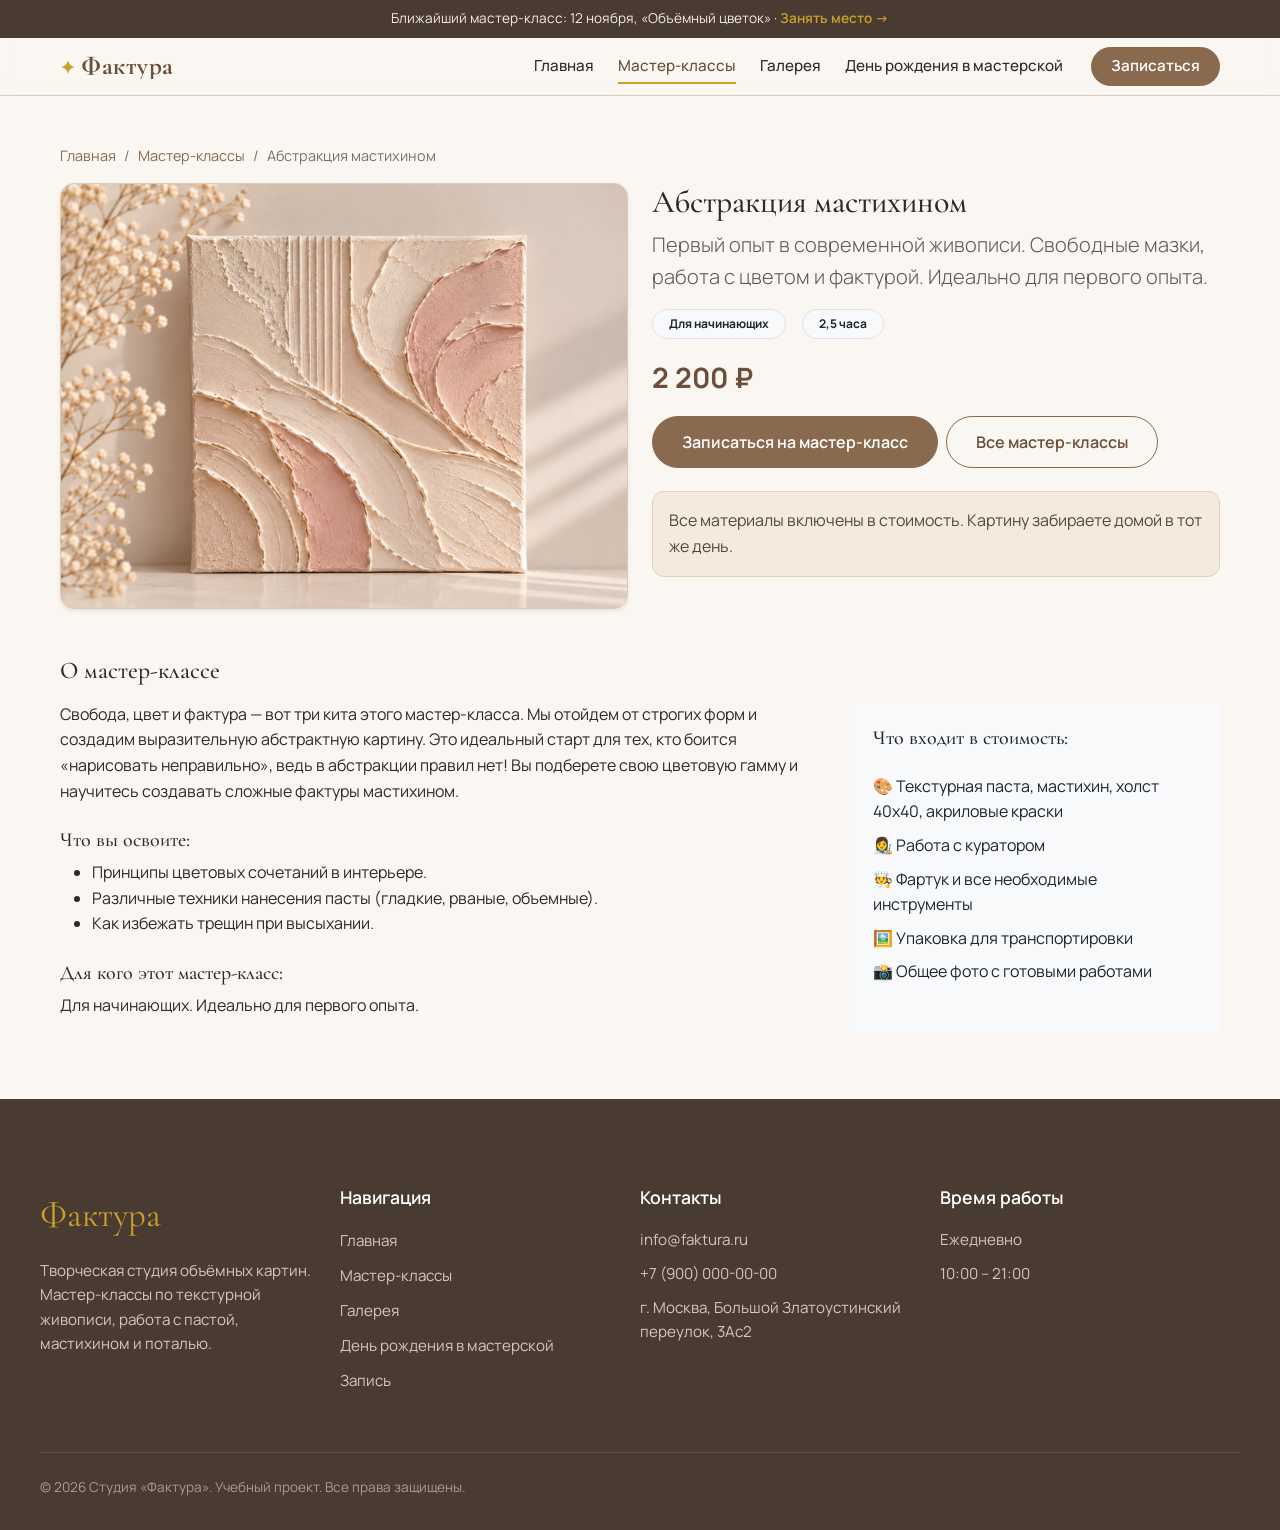
<file: abstract.html>
<!DOCTYPE html>
<html lang="ru">
<head>
  <meta charset="UTF-8">
  <meta name="viewport" content="width=device-width, initial-scale=1.0">
  <meta name="description" content="Мастер-класс «Абстракция мастихином» в студии «Фактура»: свободные мазки, работа с цветом и фактурой.">
  <title>Абстракция мастихином — Фактура</title>
  <link rel="preconnect" href="https://fonts.googleapis.com">
  <link rel="preconnect" href="https://fonts.gstatic.com" crossorigin>
  <link href="https://fonts.googleapis.com/css2?family=Cormorant+Garamond:wght@500;600;700&family=Manrope:wght@400;500;600;700&display=swap" rel="stylesheet">
  <link href="https://cdn.jsdelivr.net/npm/bootstrap@5.3.3/dist/css/bootstrap.min.css" rel="stylesheet">
  <link rel="stylesheet" href="css/custom.css">
  <script src="js/main.js" defer></script>
</head>
<body>

<header class="site-header">
  <div class="topbar">
    Ближайший мастер-класс: 12 ноября, «Объёмный цветок» ·
    <a href="order.html">Занять место →</a>
  </div>
  <nav class="navbar navbar-expand-lg" aria-label="Основная навигация">
    <div class="container">
      <a class="navbar-brand site-header__logo" href="index.html"><span class="site-header__star">✦</span>Фактура</a>
      <button class="navbar-toggler" type="button" data-bs-toggle="collapse" data-bs-target="#mainNavbar"
              aria-controls="mainNavbar" aria-expanded="false" aria-label="Переключить навигацию">
        <span class="navbar-toggler-icon"></span>
      </button>
      <div class="collapse navbar-collapse" id="mainNavbar">
        <ul class="navbar-nav ms-auto align-items-lg-center">
          <li class="nav-item"><a class="nav-link" href="index.html">Главная</a></li>
          <li class="nav-item"><a class="nav-link active" href="catalog.html">Мастер-классы</a></li>
          <li class="nav-item"><a class="nav-link" href="index.html#gallery">Галерея</a></li>
          <li class="nav-item"><a class="nav-link" href="product.html">День рождения в мастерской</a></li>
        </ul>
        <a class="btn btn-primary ms-lg-3 mt-3 mt-lg-0" href="order.html">Записаться</a>
      </div>
    </div>
  </nav>
</header>

<main class="container my-5">
  <nav aria-label="breadcrumb">
    <ol class="breadcrumb">
      <li class="breadcrumb-item"><a href="index.html">Главная</a></li>
      <li class="breadcrumb-item"><a href="catalog.html">Мастер-классы</a></li>
      <li class="breadcrumb-item active" aria-current="page">Абстракция мастихином</li>
    </ol>
  </nav>

  <div class="row g-4">
    <div class="col-12 col-lg-6">
      <div class="card product-photo shadow-sm">
        <img class="card-img-top" src="images/pic2.png" alt="Мастер-класс «Абстракция мастихином»">
      </div>
    </div>
    <div class="col-12 col-lg-6">
      <h1 class="h2">Абстракция мастихином</h1>
      <p class="lead text-muted">Первый опыт в современной живописи. Свободные мазки, работа с цветом и фактурой. Идеально для первого опыта.</p>
      <div class="d-flex gap-3 mb-3 flex-wrap">
        <span class="badge rounded-pill bg-light text-dark border p-2 px-3">Для начинающих</span>
        <span class="badge rounded-pill bg-light text-dark border p-2 px-3">2,5 часа</span>
      </div>
      <p class="fs-3 fw-bold product-price">2 200 ₽</p>
      <div class="d-flex flex-wrap gap-2 mb-4">
        <a href="order.html" class="btn btn-primary btn-lg">Записаться на мастер-класс</a>
        <a href="catalog.html" class="btn btn-outline-primary btn-lg">Все мастер-классы</a>
      </div>
      <div class="alert alert-info" role="alert">
        Все материалы включены в стоимость. Картину забираете домой в тот же день.
      </div>
    </div>
  </div>

  <section class="mt-5">
    <h2 class="h4 mb-3">О мастер-классе</h2>
    <div class="row">
      <div class="col-12 col-lg-8">
        <p>Свобода, цвет и фактура — вот три кита этого мастер-класса. Мы отойдем от строгих форм и создадим выразительную абстрактную картину. Это идеальный старт для тех, кто боится «нарисовать неправильно», ведь в абстракции правил нет! Вы подберете свою цветовую гамму и научитесь создавать сложные фактуры мастихином.</p>
        <h3 class="h5 mt-4">Что вы освоите:</h3>
        <ul>
          <li>Принципы цветовых сочетаний в интерьере.</li>
          <li>Различные техники нанесения пасты (гладкие, рваные, объемные).</li>
          <li>Как избежать трещин при высыхании.</li>
        </ul>
        <h3 class="h5 mt-4">Для кого этот мастер-класс:</h3>
        <p>Для начинающих. Идеально для первого опыта.</p>
      </div>
      <div class="col-12 col-lg-4">
        <div class="card bg-light border-0 p-4">
          <h3 class="h5">Что входит в стоимость:</h3>
          <ul class="list-unstyled mt-3">
            <li class="mb-2">🎨 Текстурная паста, мастихин, холст 40х40, акриловые краски</li>
            <li class="mb-2">👩‍🎨 Работа с куратором</li>
            <li class="mb-2">🧑‍🍳 Фартук и все необходимые инструменты</li>
            <li class="mb-2">🖼️ Упаковка для транспортировки</li>
            <li class="mb-2">📸 Общее фото с готовыми работами</li>
          </ul>
        </div>
      </div>
    </div>
  </section>
</main>

<footer class="site-footer">
    <div class="footer-container row gx-0 gy-4">
      <div class="footer-col col-12 col-md-6 col-lg-3 pe-lg-4">
        <a href="index.html" class="footer-logo">Фактура</a>
        <p class="footer-desc">Творческая студия объёмных картин. Мастер-классы по текстурной живописи, работа с пастой, мастихином и поталью.</p>
      </div>
      <div class="footer-col col-12 col-md-6 col-lg-3 pe-lg-4">
        <h4>Навигация</h4>
        <ul class="footer-list">
          <li><a href="index.html">Главная</a></li>
          <li><a href="catalog.html">Мастер-классы</a></li>
          <li><a href="index.html#gallery">Галерея</a></li>
          <li><a href="product.html">День рождения в мастерской</a></li>
          <li><a href="order.html">Запись</a></li>
        </ul>
      </div>
      <div class="footer-col col-12 col-md-6 col-lg-3 pe-lg-4">
        <h4>Контакты</h4>
        <div class="footer-contact-item"><a href="mailto:info@faktura.ru">info@faktura.ru</a></div>
        <div class="footer-contact-item"><a href="tel:+79000000000">+7 (900) 000-00-00</a></div>
        <div class="footer-contact-item">г. Москва, Большой Златоустинский переулок, 3Ас2</div>
      </div>
      <div class="footer-col col-12 col-md-6 col-lg-3 pe-lg-4">
        <h4>Время работы</h4>
        <div class="footer-contact-item">Ежедневно</div>
        <div class="footer-contact-item">10:00 – 21:00</div>
      </div>
    </div>
    <div class="footer-bottom">
      <p style="margin: 0;">&copy; 2026 Студия «Фактура». Учебный проект. Все права защищены.</p>
    </div>
</footer>

<button class="scroll-top" type="button" aria-label="Наверх">↑</button>
<script src="https://cdn.jsdelivr.net/npm/bootstrap@5.3.3/dist/js/bootstrap.bundle.min.js"></script>
<script src="js/scroll-top.js"></script>
</body>
</html>
</file>
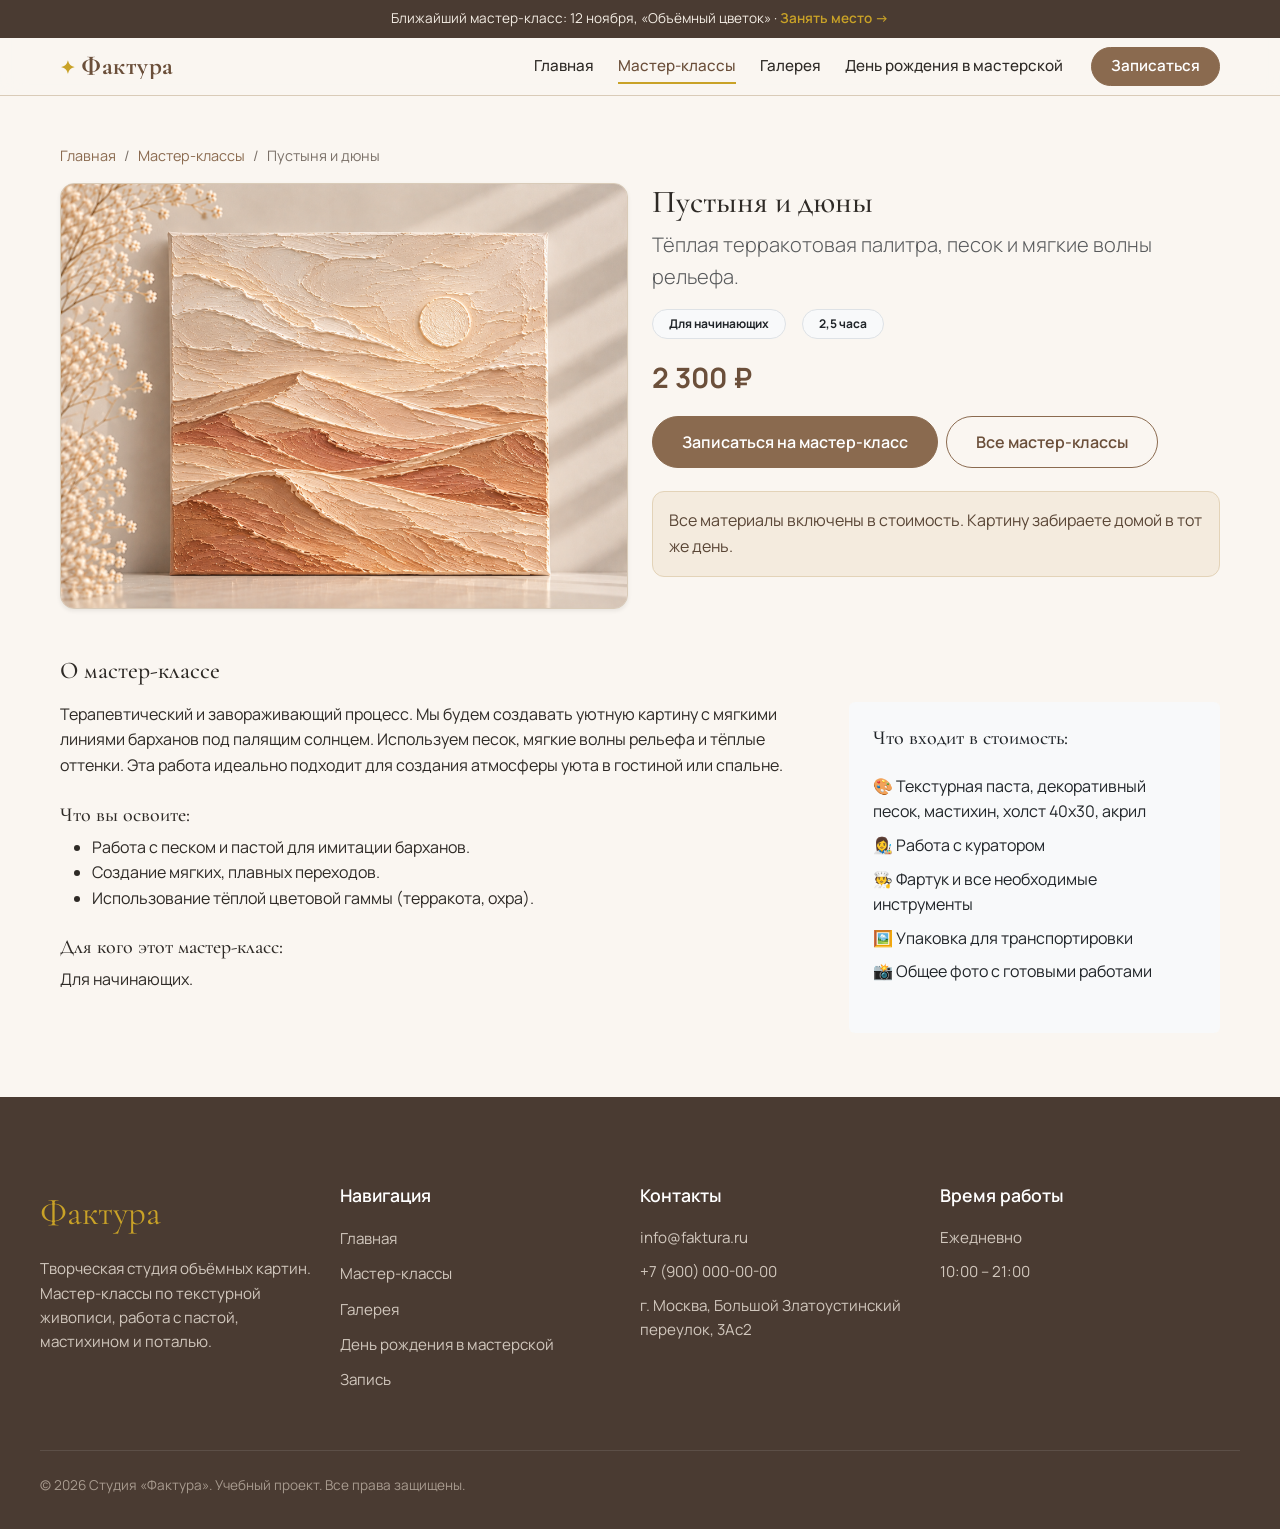
<file: desert.html>
<!DOCTYPE html>
<html lang="ru">
<head>
  <meta charset="UTF-8">
  <meta name="viewport" content="width=device-width, initial-scale=1.0">
  <meta name="description" content="Мастер-класс «Пустыня и дюны» в студии «Фактура»: тёплая терракотовая палитра, песок и мягкие волны рельефа.">
  <title>Пустыня и дюны — Фактура</title>
  <link rel="preconnect" href="https://fonts.googleapis.com">
  <link rel="preconnect" href="https://fonts.gstatic.com" crossorigin>
  <link href="https://fonts.googleapis.com/css2?family=Cormorant+Garamond:wght@500;600;700&family=Manrope:wght@400;500;600;700&display=swap" rel="stylesheet">
  <link href="https://cdn.jsdelivr.net/npm/bootstrap@5.3.3/dist/css/bootstrap.min.css" rel="stylesheet">
  <link rel="stylesheet" href="css/custom.css">
  <script src="js/main.js" defer></script>
</head>
<body>

<header class="site-header">
  <div class="topbar">
    Ближайший мастер-класс: 12 ноября, «Объёмный цветок» ·
    <a href="order.html">Занять место →</a>
  </div>
  <nav class="navbar navbar-expand-lg" aria-label="Основная навигация">
    <div class="container">
      <a class="navbar-brand site-header__logo" href="index.html"><span class="site-header__star">✦</span>Фактура</a>
      <button class="navbar-toggler" type="button" data-bs-toggle="collapse" data-bs-target="#mainNavbar"
              aria-controls="mainNavbar" aria-expanded="false" aria-label="Переключить навигацию">
        <span class="navbar-toggler-icon"></span>
      </button>
      <div class="collapse navbar-collapse" id="mainNavbar">
        <ul class="navbar-nav ms-auto align-items-lg-center">
          <li class="nav-item"><a class="nav-link" href="index.html">Главная</a></li>
          <li class="nav-item"><a class="nav-link active" href="catalog.html">Мастер-классы</a></li>
          <li class="nav-item"><a class="nav-link" href="index.html#gallery">Галерея</a></li>
          <li class="nav-item"><a class="nav-link" href="product.html">День рождения в мастерской</a></li>
        </ul>
        <a class="btn btn-primary ms-lg-3 mt-3 mt-lg-0" href="order.html">Записаться</a>
      </div>
    </div>
  </nav>
</header>

<main class="container my-5">
  <nav aria-label="breadcrumb">
    <ol class="breadcrumb">
      <li class="breadcrumb-item"><a href="index.html">Главная</a></li>
      <li class="breadcrumb-item"><a href="catalog.html">Мастер-классы</a></li>
      <li class="breadcrumb-item active" aria-current="page">Пустыня и дюны</li>
    </ol>
  </nav>

  <div class="row g-4">
    <div class="col-12 col-lg-6">
      <div class="card product-photo shadow-sm">
        <img class="card-img-top" src="images/pic7.png" alt="Мастер-класс «Пустыня и дюны»">
      </div>
    </div>
    <div class="col-12 col-lg-6">
      <h1 class="h2">Пустыня и дюны</h1>
      <p class="lead text-muted">Тёплая терракотовая палитра, песок и мягкие волны рельефа.</p>
      <div class="d-flex gap-3 mb-3 flex-wrap">
        <span class="badge rounded-pill bg-light text-dark border p-2 px-3">Для начинающих</span>
        <span class="badge rounded-pill bg-light text-dark border p-2 px-3">2,5 часа</span>
      </div>
      <p class="fs-3 fw-bold product-price">2 300 ₽</p>
      <div class="d-flex flex-wrap gap-2 mb-4">
        <a href="order.html" class="btn btn-primary btn-lg">Записаться на мастер-класс</a>
        <a href="catalog.html" class="btn btn-outline-primary btn-lg">Все мастер-классы</a>
      </div>
      <div class="alert alert-info" role="alert">
        Все материалы включены в стоимость. Картину забираете домой в тот же день.
      </div>
    </div>
  </div>

  <section class="mt-5">
    <h2 class="h4 mb-3">О мастер-классе</h2>
    <div class="row">
      <div class="col-12 col-lg-8">
        <p>Терапевтический и завораживающий процесс. Мы будем создавать уютную картину с мягкими линиями барханов под палящим солнцем. Используем песок, мягкие волны рельефа и тёплые оттенки. Эта работа идеально подходит для создания атмосферы уюта в гостиной или спальне.</p>
        <h3 class="h5 mt-4">Что вы освоите:</h3>
        <ul>
          <li>Работа с песком и пастой для имитации барханов.</li>
          <li>Создание мягких, плавных переходов.</li>
          <li>Использование тёплой цветовой гаммы (терракота, охра).</li>
        </ul>
        <h3 class="h5 mt-4">Для кого этот мастер-класс:</h3>
        <p>Для начинающих.</p>
      </div>
      <div class="col-12 col-lg-4">
        <div class="card bg-light border-0 p-4">
          <h3 class="h5">Что входит в стоимость:</h3>
          <ul class="list-unstyled mt-3">
            <li class="mb-2">🎨 Текстурная паста, декоративный песок, мастихин, холст 40х30, акрил</li>
            <li class="mb-2">👩‍🎨 Работа с куратором</li>
            <li class="mb-2">🧑‍🍳 Фартук и все необходимые инструменты</li>
            <li class="mb-2">🖼️ Упаковка для транспортировки</li>
            <li class="mb-2">📸 Общее фото с готовыми работами</li>
          </ul>
        </div>
      </div>
    </div>
  </section>
</main>

<footer class="site-footer">
    <div class="footer-container row gx-0 gy-4">
      <div class="footer-col col-12 col-md-6 col-lg-3 pe-lg-4">
        <a href="index.html" class="footer-logo">Фактура</a>
        <p class="footer-desc">Творческая студия объёмных картин. Мастер-классы по текстурной живописи, работа с пастой, мастихином и поталью.</p>
      </div>
      <div class="footer-col col-12 col-md-6 col-lg-3 pe-lg-4">
        <h4>Навигация</h4>
        <ul class="footer-list">
          <li><a href="index.html">Главная</a></li>
          <li><a href="catalog.html">Мастер-классы</a></li>
          <li><a href="index.html#gallery">Галерея</a></li>
          <li><a href="product.html">День рождения в мастерской</a></li>
          <li><a href="order.html">Запись</a></li>
        </ul>
      </div>
      <div class="footer-col col-12 col-md-6 col-lg-3 pe-lg-4">
        <h4>Контакты</h4>
        <div class="footer-contact-item"><a href="mailto:info@faktura.ru">info@faktura.ru</a></div>
        <div class="footer-contact-item"><a href="tel:+79000000000">+7 (900) 000-00-00</a></div>
        <div class="footer-contact-item">г. Москва, Большой Златоустинский переулок, 3Ас2</div>
      </div>
      <div class="footer-col col-12 col-md-6 col-lg-3 pe-lg-4">
        <h4>Время работы</h4>
        <div class="footer-contact-item">Ежедневно</div>
        <div class="footer-contact-item">10:00 – 21:00</div>
      </div>
    </div>
    <div class="footer-bottom">
      <p style="margin: 0;">&copy; 2026 Студия «Фактура». Учебный проект. Все права защищены.</p>
    </div>
</footer>

<button class="scroll-top" type="button" aria-label="Наверх">↑</button>
<script src="https://cdn.jsdelivr.net/npm/bootstrap@5.3.3/dist/js/bootstrap.bundle.min.js"></script>
<script src="js/scroll-top.js"></script>
</body>
</html>
</file>
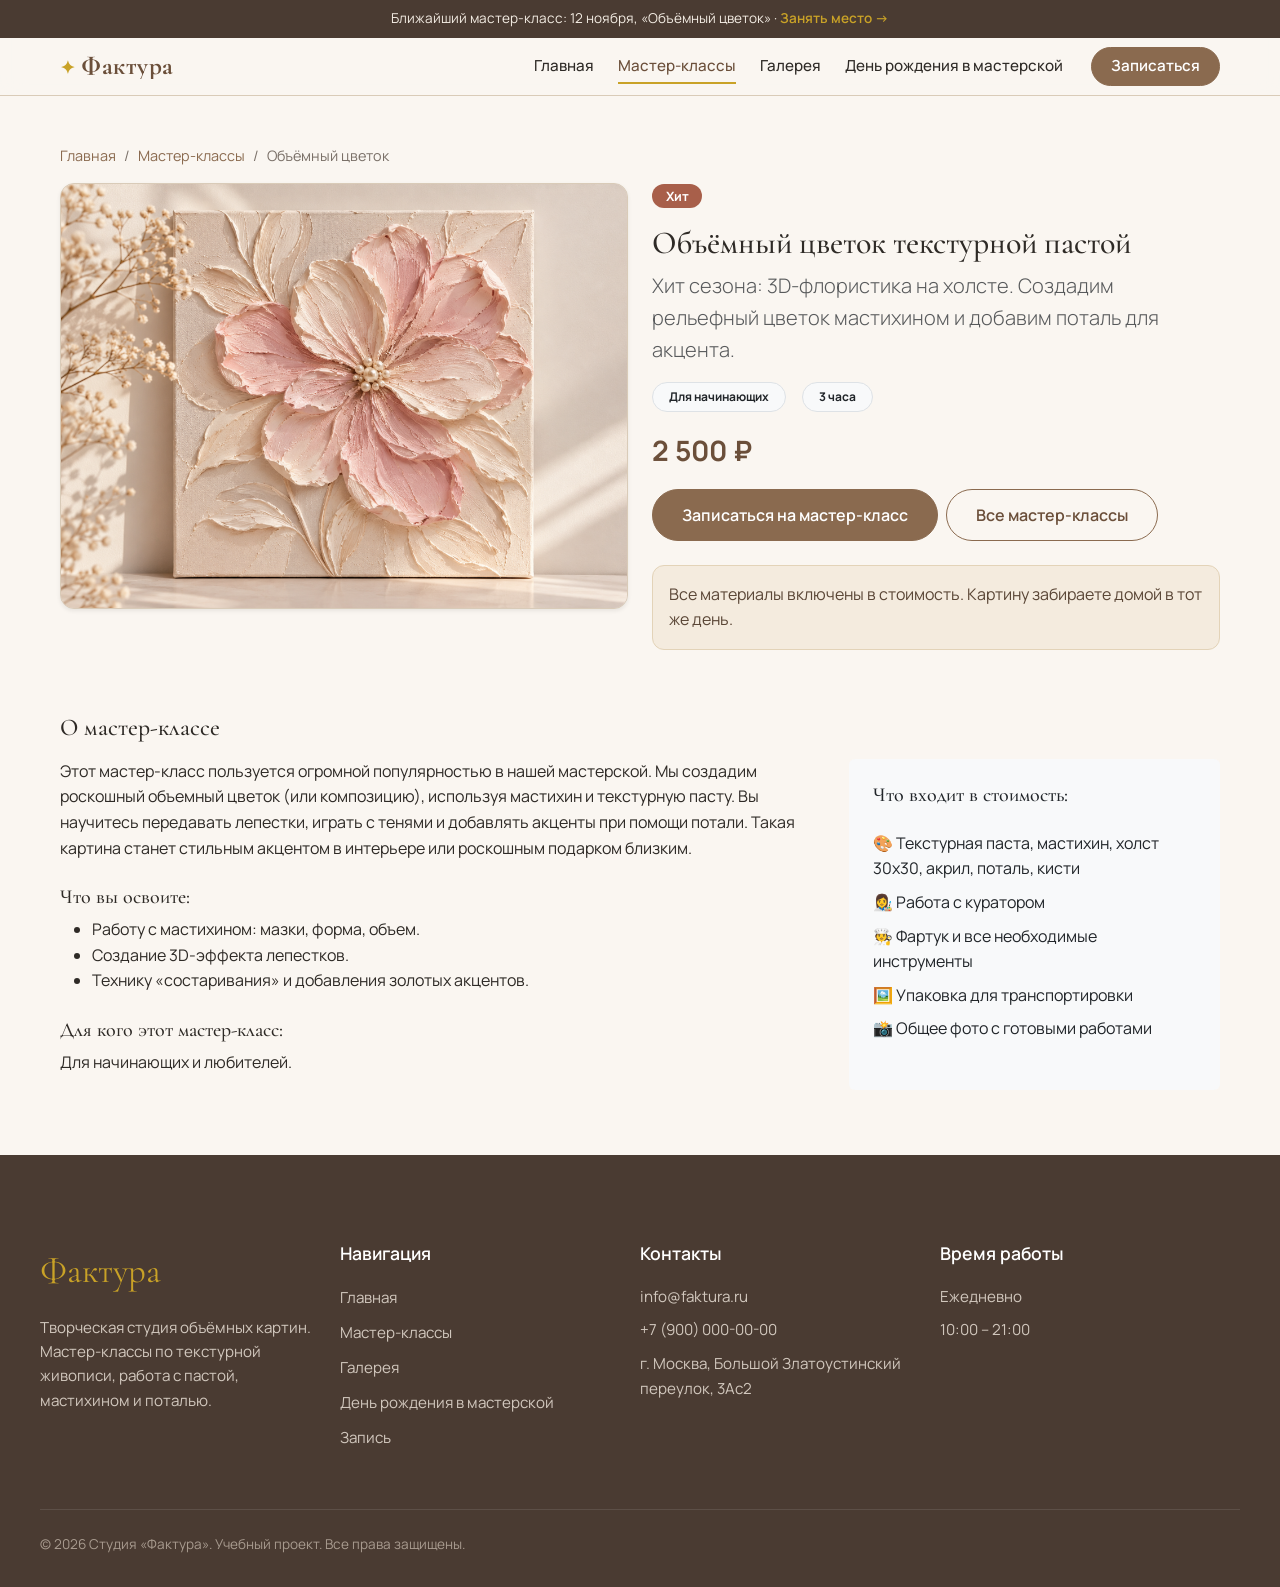
<file: flower.html>
<!DOCTYPE html>
<html lang="ru">
<head>
  <meta charset="UTF-8">
  <meta name="viewport" content="width=device-width, initial-scale=1.0">
  <meta name="description" content="Мастер-класс «Объёмный цветок текстурной пастой» в студии «Фактура»: 3D-флористика на холсте.">
  <title>Объёмный цветок — Фактура</title>
  <link rel="preconnect" href="https://fonts.googleapis.com">
  <link rel="preconnect" href="https://fonts.gstatic.com" crossorigin>
  <link href="https://fonts.googleapis.com/css2?family=Cormorant+Garamond:wght@500;600;700&family=Manrope:wght@400;500;600;700&display=swap" rel="stylesheet">
  <link href="https://cdn.jsdelivr.net/npm/bootstrap@5.3.3/dist/css/bootstrap.min.css" rel="stylesheet">
  <link rel="stylesheet" href="css/custom.css">
  <script src="js/main.js" defer></script>
</head>
<body>

<header class="site-header">
  <div class="topbar">
    Ближайший мастер-класс: 12 ноября, «Объёмный цветок» ·
    <a href="order.html">Занять место →</a>
  </div>
  <nav class="navbar navbar-expand-lg" aria-label="Основная навигация">
    <div class="container">
      <a class="navbar-brand site-header__logo" href="index.html"><span class="site-header__star">✦</span>Фактура</a>
      <button class="navbar-toggler" type="button" data-bs-toggle="collapse" data-bs-target="#mainNavbar"
              aria-controls="mainNavbar" aria-expanded="false" aria-label="Переключить навигацию">
        <span class="navbar-toggler-icon"></span>
      </button>
      <div class="collapse navbar-collapse" id="mainNavbar">
        <ul class="navbar-nav ms-auto align-items-lg-center">
          <li class="nav-item"><a class="nav-link" href="index.html">Главная</a></li>
          <li class="nav-item"><a class="nav-link active" href="catalog.html">Мастер-классы</a></li>
          <li class="nav-item"><a class="nav-link" href="index.html#gallery">Галерея</a></li>
          <li class="nav-item"><a class="nav-link" href="product.html">День рождения в мастерской</a></li>
        </ul>
        <a class="btn btn-primary ms-lg-3 mt-3 mt-lg-0" href="order.html">Записаться</a>
      </div>
    </div>
  </nav>
</header>

<main class="container my-5">
  <nav aria-label="breadcrumb">
    <ol class="breadcrumb">
      <li class="breadcrumb-item"><a href="index.html">Главная</a></li>
      <li class="breadcrumb-item"><a href="catalog.html">Мастер-классы</a></li>
      <li class="breadcrumb-item active" aria-current="page">Объёмный цветок</li>
    </ol>
  </nav>

  <div class="row g-4">
    <div class="col-12 col-lg-6">
      <div class="card product-photo shadow-sm">
        <img class="card-img-top" src="images/pic1.png" alt="Мастер-класс «Объёмный цветок»">
      </div>
    </div>
    <div class="col-12 col-lg-6">
      <span class="badge rounded-pill product-card__badge--static product-card__badge--hit mb-3">Хит</span>
      <h1 class="h2">Объёмный цветок текстурной пастой</h1>
      <p class="lead text-muted">Хит сезона: 3D-флористика на холсте. Создадим рельефный цветок мастихином и добавим поталь для акцента.</p>
      <div class="d-flex gap-3 mb-3 flex-wrap">
        <span class="badge rounded-pill bg-light text-dark border p-2 px-3">Для начинающих</span>
        <span class="badge rounded-pill bg-light text-dark border p-2 px-3">3 часа</span>
      </div>
      <p class="fs-3 fw-bold product-price">2 500 ₽</p>
      <div class="d-flex flex-wrap gap-2 mb-4">
        <a href="order.html" class="btn btn-primary btn-lg">Записаться на мастер-класс</a>
        <a href="catalog.html" class="btn btn-outline-primary btn-lg">Все мастер-классы</a>
      </div>
      <div class="alert alert-info" role="alert">
        Все материалы включены в стоимость. Картину забираете домой в тот же день.
      </div>
    </div>
  </div>

  <section class="mt-5">
    <h2 class="h4 mb-3">О мастер-классе</h2>
    <div class="row">
      <div class="col-12 col-lg-8">
        <p>Этот мастер-класс пользуется огромной популярностью в нашей мастерской. Мы создадим роскошный объемный цветок (или композицию), используя мастихин и текстурную пасту. Вы научитесь передавать лепестки, играть с тенями и добавлять акценты при помощи потали. Такая картина станет стильным акцентом в интерьере или роскошным подарком близким.</p>
        <h3 class="h5 mt-4">Что вы освоите:</h3>
        <ul>
          <li>Работу с мастихином: мазки, форма, объем.</li>
          <li>Создание 3D-эффекта лепестков.</li>
          <li>Технику «состаривания» и добавления золотых акцентов.</li>
        </ul>
        <h3 class="h5 mt-4">Для кого этот мастер-класс:</h3>
        <p>Для начинающих и любителей.</p>
      </div>
      <div class="col-12 col-lg-4">
        <div class="card bg-light border-0 p-4">
          <h3 class="h5">Что входит в стоимость:</h3>
          <ul class="list-unstyled mt-3">
            <li class="mb-2">🎨 Текстурная паста, мастихин, холст 30х30, акрил, поталь, кисти</li>
            <li class="mb-2">👩‍🎨 Работа с куратором</li>
            <li class="mb-2">🧑‍🍳 Фартук и все необходимые инструменты</li>
            <li class="mb-2">🖼️ Упаковка для транспортировки</li>
            <li class="mb-2">📸 Общее фото с готовыми работами</li>
          </ul>
        </div>
      </div>
    </div>
  </section>
</main>

<footer class="site-footer">
    <div class="footer-container row gx-0 gy-4">
      <div class="footer-col col-12 col-md-6 col-lg-3 pe-lg-4">
        <a href="index.html" class="footer-logo">Фактура</a>
        <p class="footer-desc">Творческая студия объёмных картин. Мастер-классы по текстурной живописи, работа с пастой, мастихином и поталью.</p>
      </div>
      <div class="footer-col col-12 col-md-6 col-lg-3 pe-lg-4">
        <h4>Навигация</h4>
        <ul class="footer-list">
          <li><a href="index.html">Главная</a></li>
          <li><a href="catalog.html">Мастер-классы</a></li>
          <li><a href="index.html#gallery">Галерея</a></li>
          <li><a href="product.html">День рождения в мастерской</a></li>
          <li><a href="order.html">Запись</a></li>
        </ul>
      </div>
      <div class="footer-col col-12 col-md-6 col-lg-3 pe-lg-4">
        <h4>Контакты</h4>
        <div class="footer-contact-item"><a href="mailto:info@faktura.ru">info@faktura.ru</a></div>
        <div class="footer-contact-item"><a href="tel:+79000000000">+7 (900) 000-00-00</a></div>
        <div class="footer-contact-item">г. Москва, Большой Златоустинский переулок, 3Ас2</div>
      </div>
      <div class="footer-col col-12 col-md-6 col-lg-3 pe-lg-4">
        <h4>Время работы</h4>
        <div class="footer-contact-item">Ежедневно</div>
        <div class="footer-contact-item">10:00 – 21:00</div>
      </div>
    </div>
    <div class="footer-bottom">
      <p style="margin: 0;">&copy; 2026 Студия «Фактура». Учебный проект. Все права защищены.</p>
    </div>
</footer>

<button class="scroll-top" type="button" aria-label="Наверх">↑</button>
<script src="https://cdn.jsdelivr.net/npm/bootstrap@5.3.3/dist/js/bootstrap.bundle.min.js"></script>
<script src="js/scroll-top.js"></script>
</body>
</html>
</file>
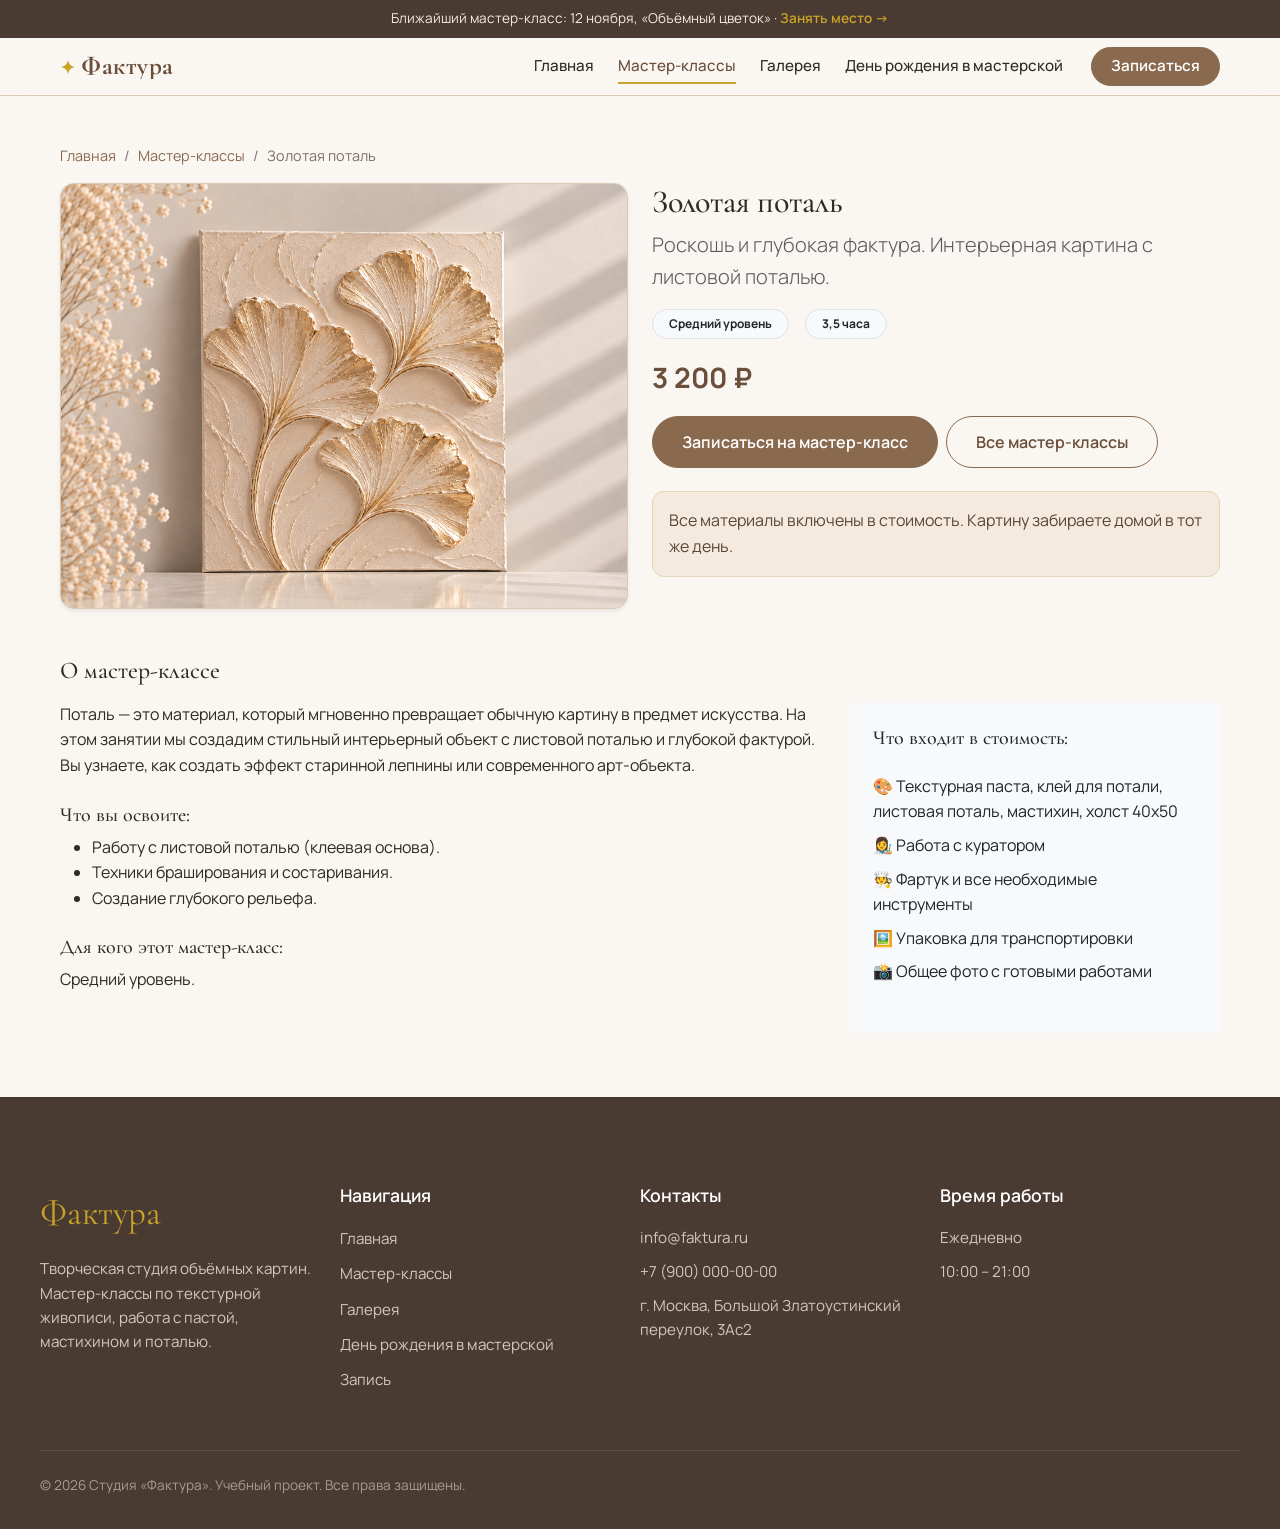
<file: gilding.html>
<!DOCTYPE html>
<html lang="ru">
<head>
  <meta charset="UTF-8">
  <meta name="viewport" content="width=device-width, initial-scale=1.0">
  <meta name="description" content="Мастер-класс «Золотая поталь» в студии «Фактура»: интерьерная картина с листовой поталью.">
  <title>Золотая поталь — Фактура</title>
  <link rel="preconnect" href="https://fonts.googleapis.com">
  <link rel="preconnect" href="https://fonts.gstatic.com" crossorigin>
  <link href="https://fonts.googleapis.com/css2?family=Cormorant+Garamond:wght@500;600;700&family=Manrope:wght@400;500;600;700&display=swap" rel="stylesheet">
  <link href="https://cdn.jsdelivr.net/npm/bootstrap@5.3.3/dist/css/bootstrap.min.css" rel="stylesheet">
  <link rel="stylesheet" href="css/custom.css">
  <script src="js/main.js" defer></script>
</head>
<body>

<header class="site-header">
  <div class="topbar">
    Ближайший мастер-класс: 12 ноября, «Объёмный цветок» ·
    <a href="order.html">Занять место →</a>
  </div>
  <nav class="navbar navbar-expand-lg" aria-label="Основная навигация">
    <div class="container">
      <a class="navbar-brand site-header__logo" href="index.html"><span class="site-header__star">✦</span>Фактура</a>
      <button class="navbar-toggler" type="button" data-bs-toggle="collapse" data-bs-target="#mainNavbar"
              aria-controls="mainNavbar" aria-expanded="false" aria-label="Переключить навигацию">
        <span class="navbar-toggler-icon"></span>
      </button>
      <div class="collapse navbar-collapse" id="mainNavbar">
        <ul class="navbar-nav ms-auto align-items-lg-center">
          <li class="nav-item"><a class="nav-link" href="index.html">Главная</a></li>
          <li class="nav-item"><a class="nav-link active" href="catalog.html">Мастер-классы</a></li>
          <li class="nav-item"><a class="nav-link" href="index.html#gallery">Галерея</a></li>
          <li class="nav-item"><a class="nav-link" href="product.html">День рождения в мастерской</a></li>
        </ul>
        <a class="btn btn-primary ms-lg-3 mt-3 mt-lg-0" href="order.html">Записаться</a>
      </div>
    </div>
  </nav>
</header>

<main class="container my-5">
  <nav aria-label="breadcrumb">
    <ol class="breadcrumb">
      <li class="breadcrumb-item"><a href="index.html">Главная</a></li>
      <li class="breadcrumb-item"><a href="catalog.html">Мастер-классы</a></li>
      <li class="breadcrumb-item active" aria-current="page">Золотая поталь</li>
    </ol>
  </nav>

  <div class="row g-4">
    <div class="col-12 col-lg-6">
      <div class="card product-photo shadow-sm">
        <img class="card-img-top" src="images/pic4.png" alt="Мастер-класс «Золотая поталь»">
      </div>
    </div>
    <div class="col-12 col-lg-6">
      <h1 class="h2">Золотая поталь</h1>
      <p class="lead text-muted">Роскошь и глубокая фактура. Интерьерная картина с листовой поталью.</p>
      <div class="d-flex gap-3 mb-3 flex-wrap">
        <span class="badge rounded-pill bg-light text-dark border p-2 px-3">Средний уровень</span>
        <span class="badge rounded-pill bg-light text-dark border p-2 px-3">3,5 часа</span>
      </div>
      <p class="fs-3 fw-bold product-price">3 200 ₽</p>
      <div class="d-flex flex-wrap gap-2 mb-4">
        <a href="order.html" class="btn btn-primary btn-lg">Записаться на мастер-класс</a>
        <a href="catalog.html" class="btn btn-outline-primary btn-lg">Все мастер-классы</a>
      </div>
      <div class="alert alert-info" role="alert">
        Все материалы включены в стоимость. Картину забираете домой в тот же день.
      </div>
    </div>
  </div>

  <section class="mt-5">
    <h2 class="h4 mb-3">О мастер-классе</h2>
    <div class="row">
      <div class="col-12 col-lg-8">
        <p>Поталь — это материал, который мгновенно превращает обычную картину в предмет искусства. На этом занятии мы создадим стильный интерьерный объект с листовой поталью и глубокой фактурой. Вы узнаете, как создать эффект старинной лепнины или современного арт-объекта.</p>
        <h3 class="h5 mt-4">Что вы освоите:</h3>
        <ul>
          <li>Работу с листовой поталью (клеевая основа).</li>
          <li>Техники браширования и состаривания.</li>
          <li>Создание глубокого рельефа.</li>
        </ul>
        <h3 class="h5 mt-4">Для кого этот мастер-класс:</h3>
        <p>Средний уровень.</p>
      </div>
      <div class="col-12 col-lg-4">
        <div class="card bg-light border-0 p-4">
          <h3 class="h5">Что входит в стоимость:</h3>
          <ul class="list-unstyled mt-3">
            <li class="mb-2">🎨 Текстурная паста, клей для потали, листовая поталь, мастихин, холст 40х50</li>
            <li class="mb-2">👩‍🎨 Работа с куратором</li>
            <li class="mb-2">🧑‍🍳 Фартук и все необходимые инструменты</li>
            <li class="mb-2">🖼️ Упаковка для транспортировки</li>
            <li class="mb-2">📸 Общее фото с готовыми работами</li>
          </ul>
        </div>
      </div>
    </div>
  </section>
</main>

<footer class="site-footer">
    <div class="footer-container row gx-0 gy-4">
      <div class="footer-col col-12 col-md-6 col-lg-3 pe-lg-4">
        <a href="index.html" class="footer-logo">Фактура</a>
        <p class="footer-desc">Творческая студия объёмных картин. Мастер-классы по текстурной живописи, работа с пастой, мастихином и поталью.</p>
      </div>
      <div class="footer-col col-12 col-md-6 col-lg-3 pe-lg-4">
        <h4>Навигация</h4>
        <ul class="footer-list">
          <li><a href="index.html">Главная</a></li>
          <li><a href="catalog.html">Мастер-классы</a></li>
          <li><a href="index.html#gallery">Галерея</a></li>
          <li><a href="product.html">День рождения в мастерской</a></li>
          <li><a href="order.html">Запись</a></li>
        </ul>
      </div>
      <div class="footer-col col-12 col-md-6 col-lg-3 pe-lg-4">
        <h4>Контакты</h4>
        <div class="footer-contact-item"><a href="mailto:info@faktura.ru">info@faktura.ru</a></div>
        <div class="footer-contact-item"><a href="tel:+79000000000">+7 (900) 000-00-00</a></div>
        <div class="footer-contact-item">г. Москва, Большой Златоустинский переулок, 3Ас2</div>
      </div>
      <div class="footer-col col-12 col-md-6 col-lg-3 pe-lg-4">
        <h4>Время работы</h4>
        <div class="footer-contact-item">Ежедневно</div>
        <div class="footer-contact-item">10:00 – 21:00</div>
      </div>
    </div>
    <div class="footer-bottom">
      <p style="margin: 0;">&copy; 2026 Студия «Фактура». Учебный проект. Все права защищены.</p>
    </div>
</footer>

<button class="scroll-top" type="button" aria-label="Наверх">↑</button>
<script src="https://cdn.jsdelivr.net/npm/bootstrap@5.3.3/dist/js/bootstrap.bundle.min.js"></script>
<script src="js/scroll-top.js"></script>
</body>
</html>
</file>
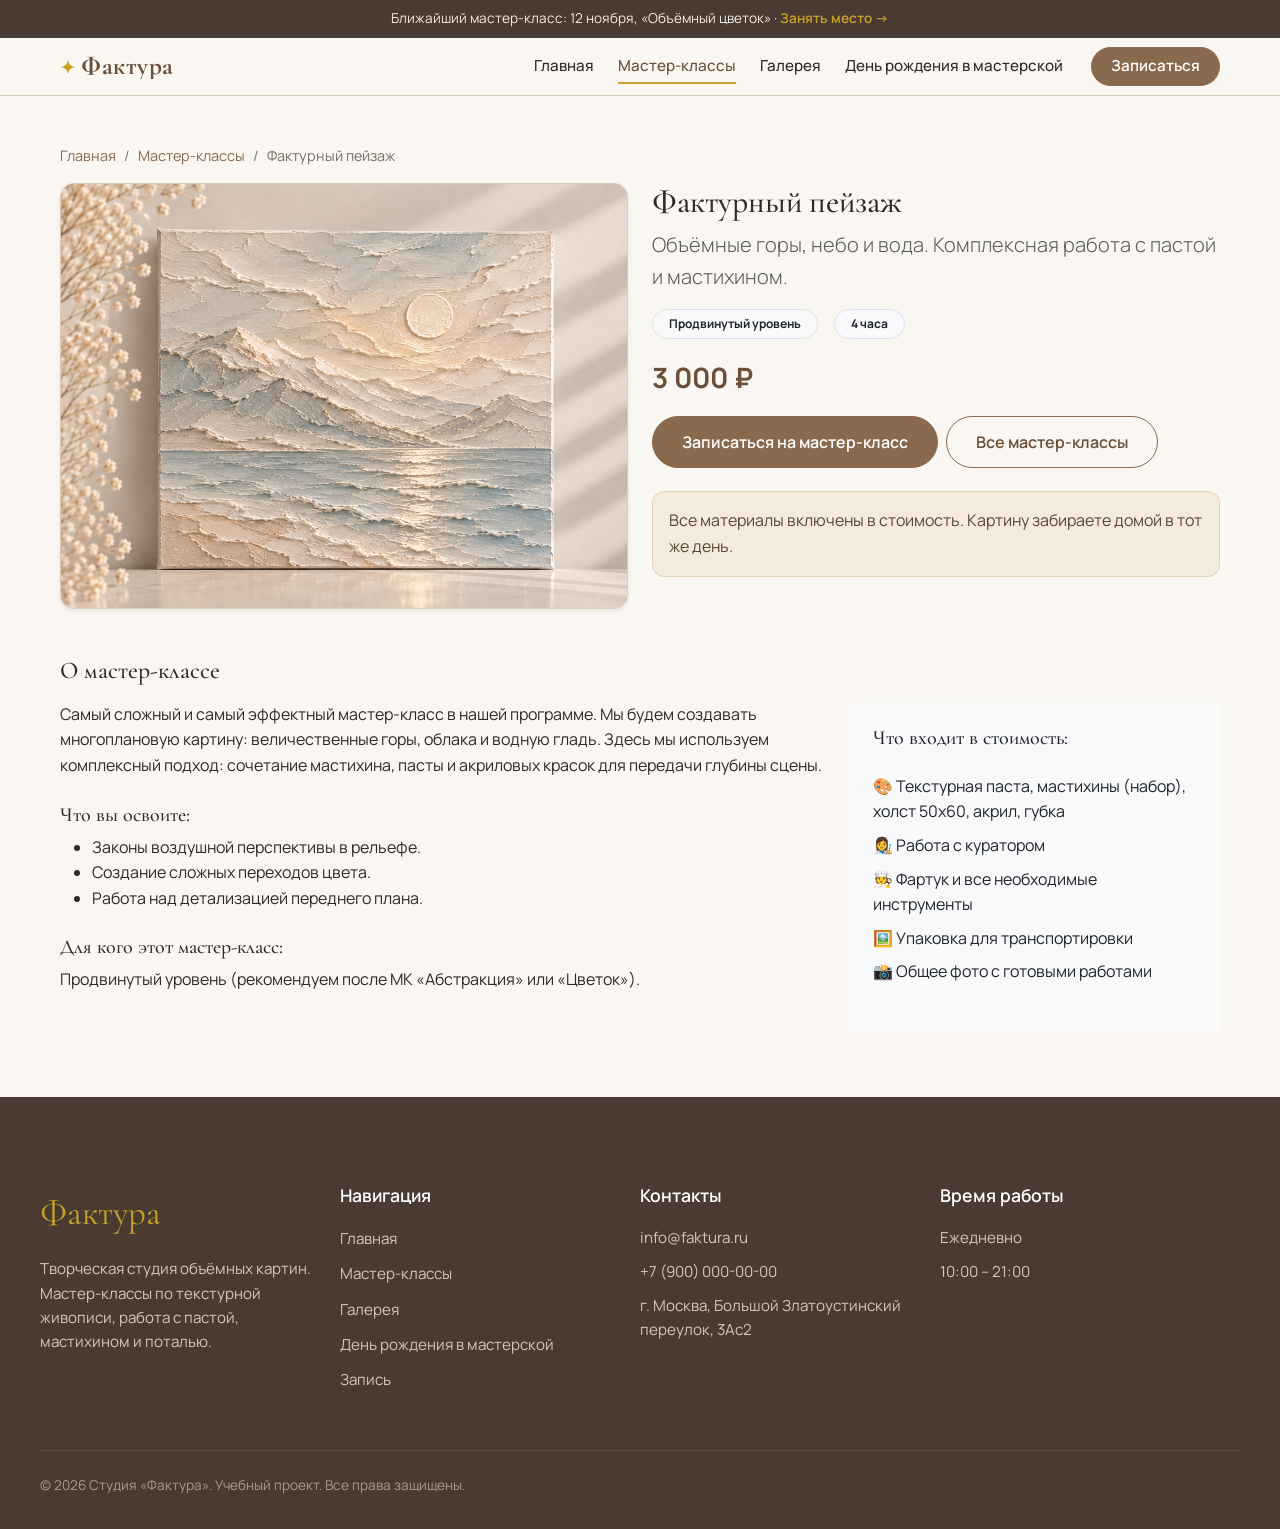
<file: landscape.html>
<!DOCTYPE html>
<html lang="ru">
<head>
  <meta charset="UTF-8">
  <meta name="viewport" content="width=device-width, initial-scale=1.0">
  <meta name="description" content="Мастер-класс «Фактурный пейзаж» в студии «Фактура»: объёмные горы, небо и вода.">
  <title>Фактурный пейзаж — Фактура</title>
  <link rel="preconnect" href="https://fonts.googleapis.com">
  <link rel="preconnect" href="https://fonts.gstatic.com" crossorigin>
  <link href="https://fonts.googleapis.com/css2?family=Cormorant+Garamond:wght@500;600;700&family=Manrope:wght@400;500;600;700&display=swap" rel="stylesheet">
  <link href="https://cdn.jsdelivr.net/npm/bootstrap@5.3.3/dist/css/bootstrap.min.css" rel="stylesheet">
  <link rel="stylesheet" href="css/custom.css">
  <script src="js/main.js" defer></script>
</head>
<body>

<header class="site-header">
  <div class="topbar">
    Ближайший мастер-класс: 12 ноября, «Объёмный цветок» ·
    <a href="order.html">Занять место →</a>
  </div>
  <nav class="navbar navbar-expand-lg" aria-label="Основная навигация">
    <div class="container">
      <a class="navbar-brand site-header__logo" href="index.html"><span class="site-header__star">✦</span>Фактура</a>
      <button class="navbar-toggler" type="button" data-bs-toggle="collapse" data-bs-target="#mainNavbar"
              aria-controls="mainNavbar" aria-expanded="false" aria-label="Переключить навигацию">
        <span class="navbar-toggler-icon"></span>
      </button>
      <div class="collapse navbar-collapse" id="mainNavbar">
        <ul class="navbar-nav ms-auto align-items-lg-center">
          <li class="nav-item"><a class="nav-link" href="index.html">Главная</a></li>
          <li class="nav-item"><a class="nav-link active" href="catalog.html">Мастер-классы</a></li>
          <li class="nav-item"><a class="nav-link" href="index.html#gallery">Галерея</a></li>
          <li class="nav-item"><a class="nav-link" href="product.html">День рождения в мастерской</a></li>
        </ul>
        <a class="btn btn-primary ms-lg-3 mt-3 mt-lg-0" href="order.html">Записаться</a>
      </div>
    </div>
  </nav>
</header>

<main class="container my-5">
  <nav aria-label="breadcrumb">
    <ol class="breadcrumb">
      <li class="breadcrumb-item"><a href="index.html">Главная</a></li>
      <li class="breadcrumb-item"><a href="catalog.html">Мастер-классы</a></li>
      <li class="breadcrumb-item active" aria-current="page">Фактурный пейзаж</li>
    </ol>
  </nav>

  <div class="row g-4">
    <div class="col-12 col-lg-6">
      <div class="card product-photo shadow-sm">
        <img class="card-img-top" src="images/pic6.png" alt="Мастер-класс «Фактурный пейзаж»">
      </div>
    </div>
    <div class="col-12 col-lg-6">
      <h1 class="h2">Фактурный пейзаж</h1>
      <p class="lead text-muted">Объёмные горы, небо и вода. Комплексная работа с пастой и мастихином.</p>
      <div class="d-flex gap-3 mb-3 flex-wrap">
        <span class="badge rounded-pill bg-light text-dark border p-2 px-3">Продвинутый уровень</span>
        <span class="badge rounded-pill bg-light text-dark border p-2 px-3">4 часа</span>
      </div>
      <p class="fs-3 fw-bold product-price">3 000 ₽</p>
      <div class="d-flex flex-wrap gap-2 mb-4">
        <a href="order.html" class="btn btn-primary btn-lg">Записаться на мастер-класс</a>
        <a href="catalog.html" class="btn btn-outline-primary btn-lg">Все мастер-классы</a>
      </div>
      <div class="alert alert-info" role="alert">
        Все материалы включены в стоимость. Картину забираете домой в тот же день.
      </div>
    </div>
  </div>

  <section class="mt-5">
    <h2 class="h4 mb-3">О мастер-классе</h2>
    <div class="row">
      <div class="col-12 col-lg-8">
        <p>Самый сложный и самый эффектный мастер-класс в нашей программе. Мы будем создавать многоплановую картину: величественные горы, облака и водную гладь. Здесь мы используем комплексный подход: сочетание мастихина, пасты и акриловых красок для передачи глубины сцены.</p>
        <h3 class="h5 mt-4">Что вы освоите:</h3>
        <ul>
          <li>Законы воздушной перспективы в рельефе.</li>
          <li>Создание сложных переходов цвета.</li>
          <li>Работа над детализацией переднего плана.</li>
        </ul>
        <h3 class="h5 mt-4">Для кого этот мастер-класс:</h3>
        <p>Продвинутый уровень (рекомендуем после МК «Абстракция» или «Цветок»).</p>
      </div>
      <div class="col-12 col-lg-4">
        <div class="card bg-light border-0 p-4">
          <h3 class="h5">Что входит в стоимость:</h3>
          <ul class="list-unstyled mt-3">
            <li class="mb-2">🎨 Текстурная паста, мастихины (набор), холст 50х60, акрил, губка</li>
            <li class="mb-2">👩‍🎨 Работа с куратором</li>
            <li class="mb-2">🧑‍🍳 Фартук и все необходимые инструменты</li>
            <li class="mb-2">🖼️ Упаковка для транспортировки</li>
            <li class="mb-2">📸 Общее фото с готовыми работами</li>
          </ul>
        </div>
      </div>
    </div>
  </section>
</main>

<footer class="site-footer">
    <div class="footer-container row gx-0 gy-4">
      <div class="footer-col col-12 col-md-6 col-lg-3 pe-lg-4">
        <a href="index.html" class="footer-logo">Фактура</a>
        <p class="footer-desc">Творческая студия объёмных картин. Мастер-классы по текстурной живописи, работа с пастой, мастихином и поталью.</p>
      </div>
      <div class="footer-col col-12 col-md-6 col-lg-3 pe-lg-4">
        <h4>Навигация</h4>
        <ul class="footer-list">
          <li><a href="index.html">Главная</a></li>
          <li><a href="catalog.html">Мастер-классы</a></li>
          <li><a href="index.html#gallery">Галерея</a></li>
          <li><a href="product.html">День рождения в мастерской</a></li>
          <li><a href="order.html">Запись</a></li>
        </ul>
      </div>
      <div class="footer-col col-12 col-md-6 col-lg-3 pe-lg-4">
        <h4>Контакты</h4>
        <div class="footer-contact-item"><a href="mailto:info@faktura.ru">info@faktura.ru</a></div>
        <div class="footer-contact-item"><a href="tel:+79000000000">+7 (900) 000-00-00</a></div>
        <div class="footer-contact-item">г. Москва, Большой Златоустинский переулок, 3Ас2</div>
      </div>
      <div class="footer-col col-12 col-md-6 col-lg-3 pe-lg-4">
        <h4>Время работы</h4>
        <div class="footer-contact-item">Ежедневно</div>
        <div class="footer-contact-item">10:00 – 21:00</div>
      </div>
    </div>
    <div class="footer-bottom">
      <p style="margin: 0;">&copy; 2026 Студия «Фактура». Учебный проект. Все права защищены.</p>
    </div>
</footer>

<button class="scroll-top" type="button" aria-label="Наверх">↑</button>
<script src="https://cdn.jsdelivr.net/npm/bootstrap@5.3.3/dist/js/bootstrap.bundle.min.js"></script>
<script src="js/scroll-top.js"></script>
</body>
</html>
</file>
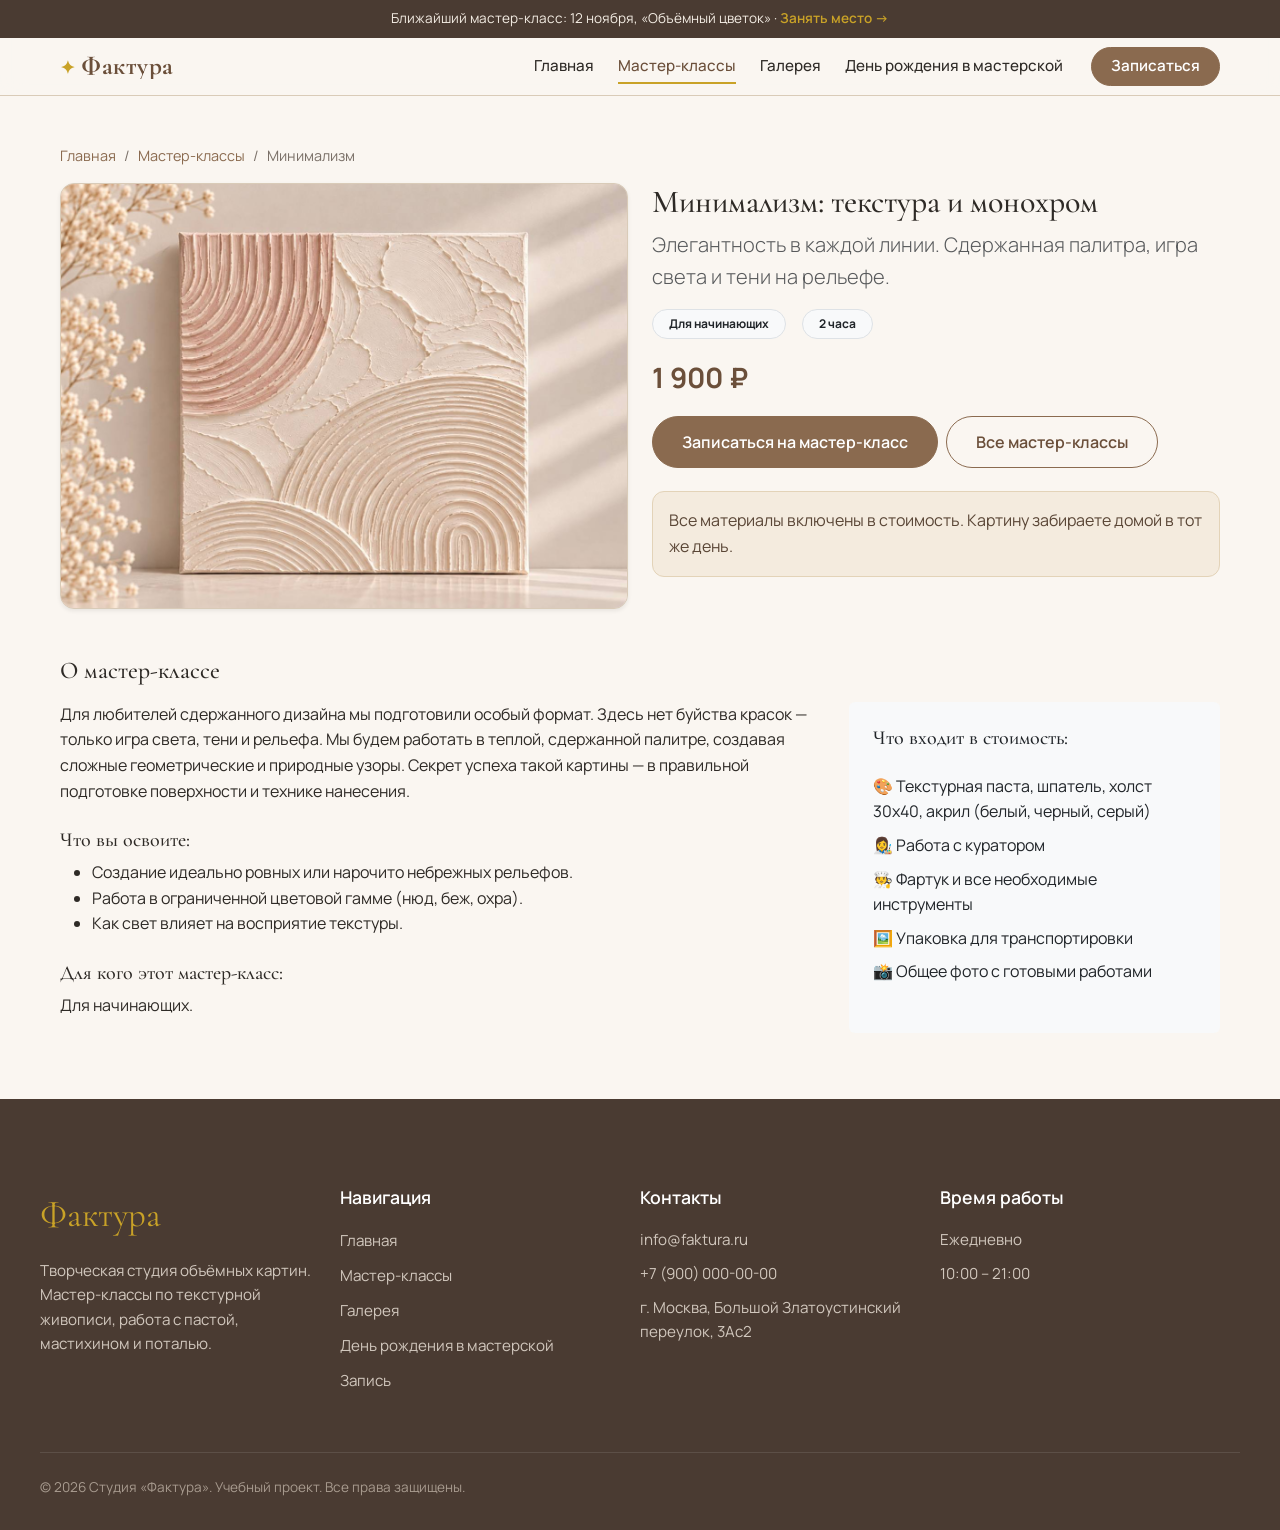
<file: minimal.html>
<!DOCTYPE html>
<html lang="ru">
<head>
  <meta charset="UTF-8">
  <meta name="viewport" content="width=device-width, initial-scale=1.0">
  <meta name="description" content="Мастер-класс «Минимализм: текстура и монохром» в студии «Фактура»: сдержанная палитра и игра света.">
  <title>Минимализм — Фактура</title>
  <link rel="preconnect" href="https://fonts.googleapis.com">
  <link rel="preconnect" href="https://fonts.gstatic.com" crossorigin>
  <link href="https://fonts.googleapis.com/css2?family=Cormorant+Garamond:wght@500;600;700&family=Manrope:wght@400;500;600;700&display=swap" rel="stylesheet">
  <link href="https://cdn.jsdelivr.net/npm/bootstrap@5.3.3/dist/css/bootstrap.min.css" rel="stylesheet">
  <link rel="stylesheet" href="css/custom.css">
  <script src="js/main.js" defer></script>
</head>
<body>

<header class="site-header">
  <div class="topbar">
    Ближайший мастер-класс: 12 ноября, «Объёмный цветок» ·
    <a href="order.html">Занять место →</a>
  </div>
  <nav class="navbar navbar-expand-lg" aria-label="Основная навигация">
    <div class="container">
      <a class="navbar-brand site-header__logo" href="index.html"><span class="site-header__star">✦</span>Фактура</a>
      <button class="navbar-toggler" type="button" data-bs-toggle="collapse" data-bs-target="#mainNavbar"
              aria-controls="mainNavbar" aria-expanded="false" aria-label="Переключить навигацию">
        <span class="navbar-toggler-icon"></span>
      </button>
      <div class="collapse navbar-collapse" id="mainNavbar">
        <ul class="navbar-nav ms-auto align-items-lg-center">
          <li class="nav-item"><a class="nav-link" href="index.html">Главная</a></li>
          <li class="nav-item"><a class="nav-link active" href="catalog.html">Мастер-классы</a></li>
          <li class="nav-item"><a class="nav-link" href="index.html#gallery">Галерея</a></li>
          <li class="nav-item"><a class="nav-link" href="product.html">День рождения в мастерской</a></li>
        </ul>
        <a class="btn btn-primary ms-lg-3 mt-3 mt-lg-0" href="order.html">Записаться</a>
      </div>
    </div>
  </nav>
</header>

<main class="container my-5">
  <nav aria-label="breadcrumb">
    <ol class="breadcrumb">
      <li class="breadcrumb-item"><a href="index.html">Главная</a></li>
      <li class="breadcrumb-item"><a href="catalog.html">Мастер-классы</a></li>
      <li class="breadcrumb-item active" aria-current="page">Минимализм</li>
    </ol>
  </nav>

  <div class="row g-4">
    <div class="col-12 col-lg-6">
      <div class="card product-photo shadow-sm">
        <img class="card-img-top" src="images/pic5.jpg" alt="Мастер-класс «Минимализм»">
      </div>
    </div>
    <div class="col-12 col-lg-6">
      <h1 class="h2">Минимализм: текстура и монохром</h1>
      <p class="lead text-muted">Элегантность в каждой линии. Сдержанная палитра, игра света и тени на рельефе.</p>
      <div class="d-flex gap-3 mb-3 flex-wrap">
        <span class="badge rounded-pill bg-light text-dark border p-2 px-3">Для начинающих</span>
        <span class="badge rounded-pill bg-light text-dark border p-2 px-3">2 часа</span>
      </div>
      <p class="fs-3 fw-bold product-price">1 900 ₽</p>
      <div class="d-flex flex-wrap gap-2 mb-4">
        <a href="order.html" class="btn btn-primary btn-lg">Записаться на мастер-класс</a>
        <a href="catalog.html" class="btn btn-outline-primary btn-lg">Все мастер-классы</a>
      </div>
      <div class="alert alert-info" role="alert">
        Все материалы включены в стоимость. Картину забираете домой в тот же день.
      </div>
    </div>
  </div>

  <section class="mt-5">
    <h2 class="h4 mb-3">О мастер-классе</h2>
    <div class="row">
      <div class="col-12 col-lg-8">
        <p>Для любителей сдержанного дизайна мы подготовили особый формат. Здесь нет буйства красок — только игра света, тени и рельефа. Мы будем работать в теплой, сдержанной палитре, создавая сложные геометрические и природные узоры. Секрет успеха такой картины — в правильной подготовке поверхности и технике нанесения.</p>
        <h3 class="h5 mt-4">Что вы освоите:</h3>
        <ul>
          <li>Создание идеально ровных или нарочито небрежных рельефов.</li>
          <li>Работа в ограниченной цветовой гамме (нюд, беж, охра).</li>
          <li>Как свет влияет на восприятие текстуры.</li>
        </ul>
        <h3 class="h5 mt-4">Для кого этот мастер-класс:</h3>
        <p>Для начинающих.</p>
      </div>
      <div class="col-12 col-lg-4">
        <div class="card bg-light border-0 p-4">
          <h3 class="h5">Что входит в стоимость:</h3>
          <ul class="list-unstyled mt-3">
            <li class="mb-2">🎨 Текстурная паста, шпатель, холст 30х40, акрил (белый, черный, серый)</li>
            <li class="mb-2">👩‍🎨 Работа с куратором</li>
            <li class="mb-2">🧑‍🍳 Фартук и все необходимые инструменты</li>
            <li class="mb-2">🖼️ Упаковка для транспортировки</li>
            <li class="mb-2">📸 Общее фото с готовыми работами</li>
          </ul>
        </div>
      </div>
    </div>
  </section>
</main>

<footer class="site-footer">
    <div class="footer-container row gx-0 gy-4">
      <div class="footer-col col-12 col-md-6 col-lg-3 pe-lg-4">
        <a href="index.html" class="footer-logo">Фактура</a>
        <p class="footer-desc">Творческая студия объёмных картин. Мастер-классы по текстурной живописи, работа с пастой, мастихином и поталью.</p>
      </div>
      <div class="footer-col col-12 col-md-6 col-lg-3 pe-lg-4">
        <h4>Навигация</h4>
        <ul class="footer-list">
          <li><a href="index.html">Главная</a></li>
          <li><a href="catalog.html">Мастер-классы</a></li>
          <li><a href="index.html#gallery">Галерея</a></li>
          <li><a href="product.html">День рождения в мастерской</a></li>
          <li><a href="order.html">Запись</a></li>
        </ul>
      </div>
      <div class="footer-col col-12 col-md-6 col-lg-3 pe-lg-4">
        <h4>Контакты</h4>
        <div class="footer-contact-item"><a href="mailto:info@faktura.ru">info@faktura.ru</a></div>
        <div class="footer-contact-item"><a href="tel:+79000000000">+7 (900) 000-00-00</a></div>
        <div class="footer-contact-item">г. Москва, Большой Златоустинский переулок, 3Ас2</div>
      </div>
      <div class="footer-col col-12 col-md-6 col-lg-3 pe-lg-4">
        <h4>Время работы</h4>
        <div class="footer-contact-item">Ежедневно</div>
        <div class="footer-contact-item">10:00 – 21:00</div>
      </div>
    </div>
    <div class="footer-bottom">
      <p style="margin: 0;">&copy; 2026 Студия «Фактура». Учебный проект. Все права защищены.</p>
    </div>
</footer>

<button class="scroll-top" type="button" aria-label="Наверх">↑</button>
<script src="https://cdn.jsdelivr.net/npm/bootstrap@5.3.3/dist/js/bootstrap.bundle.min.js"></script>
<script src="js/scroll-top.js"></script>
</body>
</html>
</file>
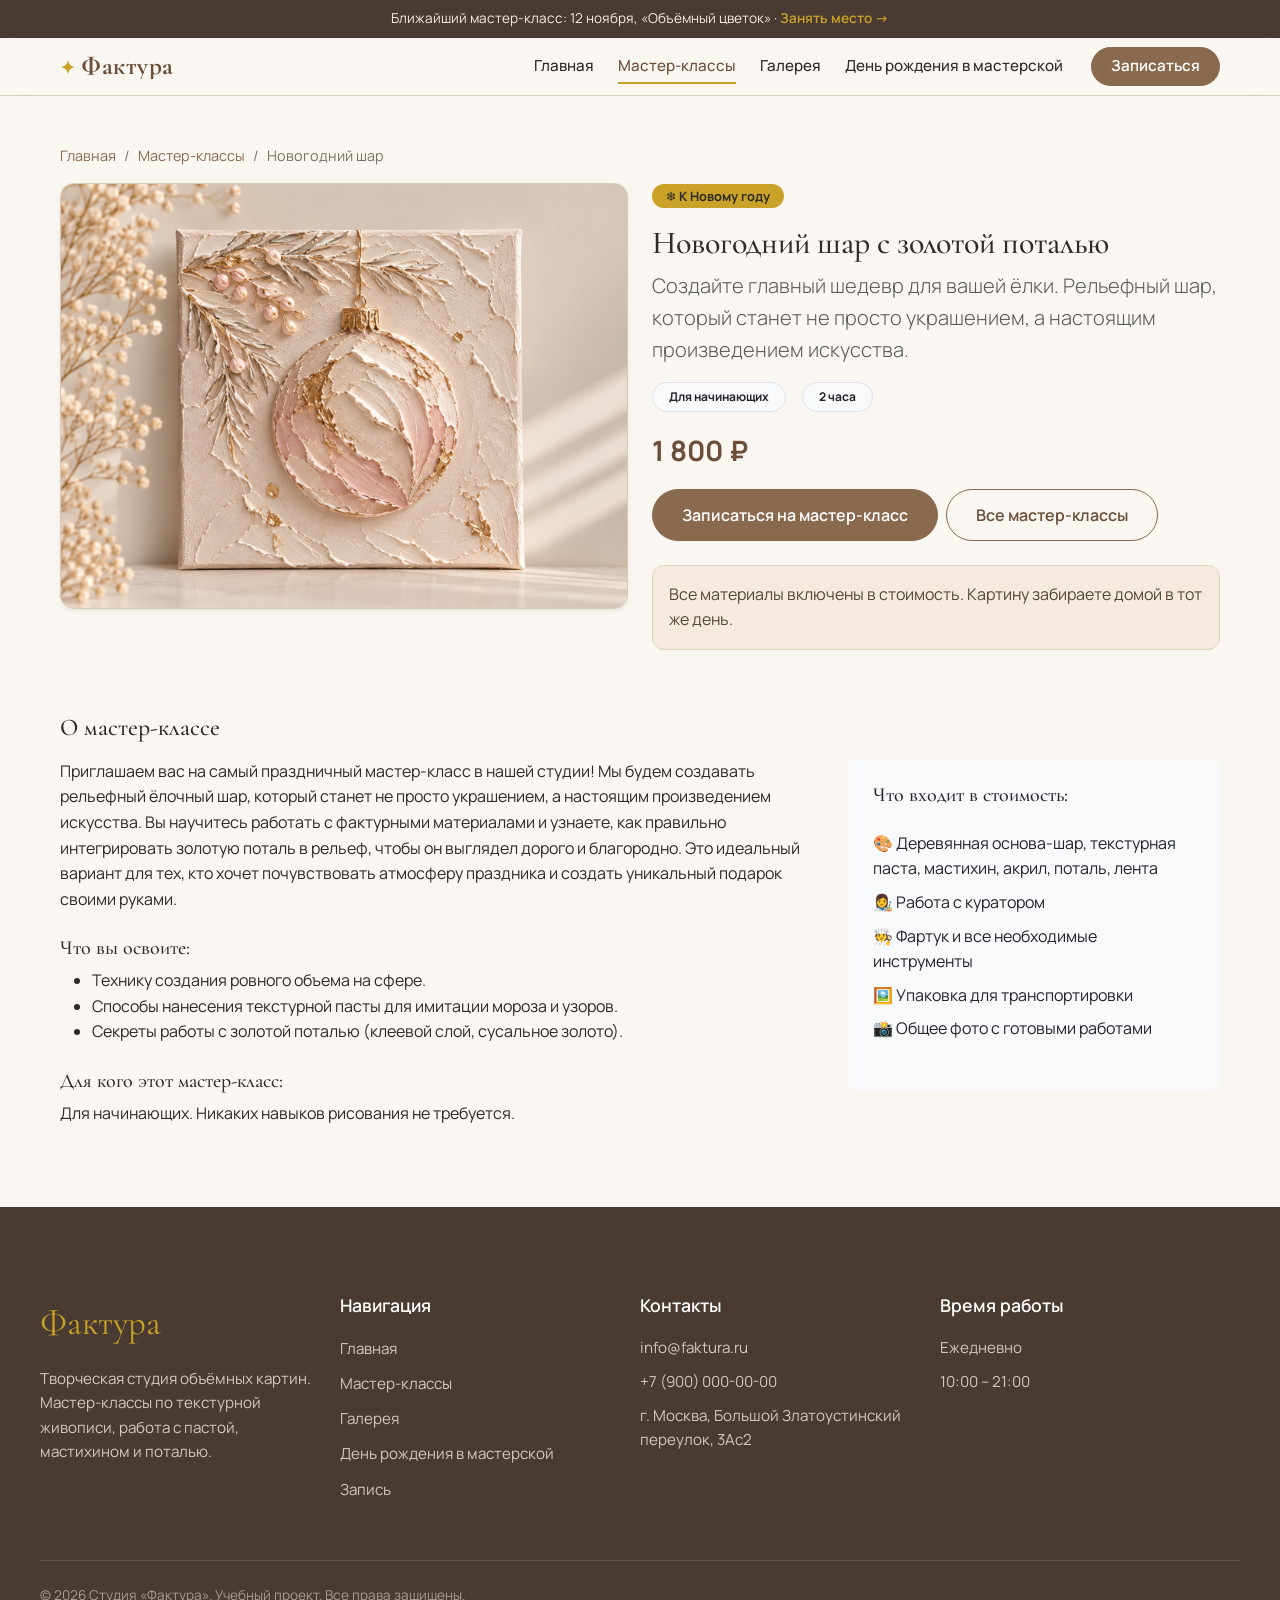
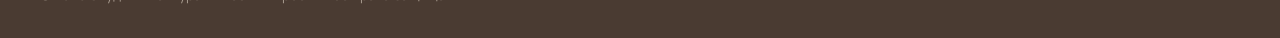
<file: newyear.html>
<!DOCTYPE html>
<html lang="ru">
<head>
  <meta charset="UTF-8">
  <meta name="viewport" content="width=device-width, initial-scale=1.0">
  <meta name="description" content="Мастер-класс «Новогодний шар с золотой поталью» в студии «Фактура»: создайте рельефный ёлочный шар своими руками.">
  <title>Новогодний шар — Фактура</title>
  <link rel="preconnect" href="https://fonts.googleapis.com">
  <link rel="preconnect" href="https://fonts.gstatic.com" crossorigin>
  <link href="https://fonts.googleapis.com/css2?family=Cormorant+Garamond:wght@500;600;700&family=Manrope:wght@400;500;600;700&display=swap" rel="stylesheet">
  <link href="https://cdn.jsdelivr.net/npm/bootstrap@5.3.3/dist/css/bootstrap.min.css" rel="stylesheet">
  <link rel="stylesheet" href="css/custom.css">
  <script src="js/main.js" defer></script>
</head>
<body>

<header class="site-header">
  <div class="topbar">
    Ближайший мастер-класс: 12 ноября, «Объёмный цветок» ·
    <a href="order.html">Занять место →</a>
  </div>
  <nav class="navbar navbar-expand-lg" aria-label="Основная навигация">
    <div class="container">
      <a class="navbar-brand site-header__logo" href="index.html"><span class="site-header__star">✦</span>Фактура</a>
      <button class="navbar-toggler" type="button" data-bs-toggle="collapse" data-bs-target="#mainNavbar"
              aria-controls="mainNavbar" aria-expanded="false" aria-label="Переключить навигацию">
        <span class="navbar-toggler-icon"></span>
      </button>
      <div class="collapse navbar-collapse" id="mainNavbar">
        <ul class="navbar-nav ms-auto align-items-lg-center">
          <li class="nav-item"><a class="nav-link" href="index.html">Главная</a></li>
          <li class="nav-item"><a class="nav-link active" href="catalog.html">Мастер-классы</a></li>
          <li class="nav-item"><a class="nav-link" href="index.html#gallery">Галерея</a></li>
          <li class="nav-item"><a class="nav-link" href="product.html">День рождения в мастерской</a></li>
        </ul>
        <a class="btn btn-primary ms-lg-3 mt-3 mt-lg-0" href="order.html">Записаться</a>
      </div>
    </div>
  </nav>
</header>

<main class="container my-5">
  <nav aria-label="breadcrumb">
    <ol class="breadcrumb">
      <li class="breadcrumb-item"><a href="index.html">Главная</a></li>
      <li class="breadcrumb-item"><a href="catalog.html">Мастер-классы</a></li>
      <li class="breadcrumb-item active" aria-current="page">Новогодний шар</li>
    </ol>
  </nav>

  <div class="row g-4">
    <div class="col-12 col-lg-6">
      <div class="card product-photo shadow-sm">
        <img class="card-img-top" src="images/pic8.png" alt="Мастер-класс «Новогодний шар»">
      </div>
    </div>
    <div class="col-12 col-lg-6">
      <span class="badge rounded-pill product-card__badge--static product-card__badge--ny mb-3">❄ К Новому году</span>
      <h1 class="h2">Новогодний шар с золотой поталью</h1>
      <p class="lead text-muted">Создайте главный шедевр для вашей ёлки. Рельефный шар, который станет не просто украшением, а настоящим произведением искусства.</p>
      <div class="d-flex gap-3 mb-3 flex-wrap">
        <span class="badge rounded-pill bg-light text-dark border p-2 px-3">Для начинающих</span>
        <span class="badge rounded-pill bg-light text-dark border p-2 px-3">2 часа</span>
      </div>
      <p class="fs-3 fw-bold product-price">1 800 ₽</p>
      <div class="d-flex flex-wrap gap-2 mb-4">
        <a href="order.html" class="btn btn-primary btn-lg">Записаться на мастер-класс</a>
        <a href="catalog.html" class="btn btn-outline-primary btn-lg">Все мастер-классы</a>
      </div>
      <div class="alert alert-info" role="alert">
        Все материалы включены в стоимость. Картину забираете домой в тот же день.
      </div>
    </div>
  </div>

  <section class="mt-5">
    <h2 class="h4 mb-3">О мастер-классе</h2>
    <div class="row">
      <div class="col-12 col-lg-8">
        <p>Приглашаем вас на самый праздничный мастер-класс в нашей студии! Мы будем создавать рельефный ёлочный шар, который станет не просто украшением, а настоящим произведением искусства. Вы научитесь работать с фактурными материалами и узнаете, как правильно интегрировать золотую поталь в рельеф, чтобы он выглядел дорого и благородно. Это идеальный вариант для тех, кто хочет почувствовать атмосферу праздника и создать уникальный подарок своими руками.</p>
        <h3 class="h5 mt-4">Что вы освоите:</h3>
        <ul>
          <li>Технику создания ровного объема на сфере.</li>
          <li>Способы нанесения текстурной пасты для имитации мороза и узоров.</li>
          <li>Секреты работы с золотой поталью (клеевой слой, сусальное золото).</li>
        </ul>
        <h3 class="h5 mt-4">Для кого этот мастер-класс:</h3>
        <p>Для начинающих. Никаких навыков рисования не требуется.</p>
      </div>
      <div class="col-12 col-lg-4">
        <div class="card bg-light border-0 p-4">
          <h3 class="h5">Что входит в стоимость:</h3>
          <ul class="list-unstyled mt-3">
            <li class="mb-2">🎨 Деревянная основа-шар, текстурная паста, мастихин, акрил, поталь, лента</li>
            <li class="mb-2">👩‍🎨 Работа с куратором</li>
            <li class="mb-2">🧑‍🍳 Фартук и все необходимые инструменты</li>
            <li class="mb-2">🖼️ Упаковка для транспортировки</li>
            <li class="mb-2">📸 Общее фото с готовыми работами</li>
          </ul>
        </div>
      </div>
    </div>
  </section>
</main>

<footer class="site-footer">
    <div class="footer-container row gx-0 gy-4">
      <div class="footer-col col-12 col-md-6 col-lg-3 pe-lg-4">
        <a href="index.html" class="footer-logo">Фактура</a>
        <p class="footer-desc">Творческая студия объёмных картин. Мастер-классы по текстурной живописи, работа с пастой, мастихином и поталью.</p>
      </div>
      <div class="footer-col col-12 col-md-6 col-lg-3 pe-lg-4">
        <h4>Навигация</h4>
        <ul class="footer-list">
          <li><a href="index.html">Главная</a></li>
          <li><a href="catalog.html">Мастер-классы</a></li>
          <li><a href="index.html#gallery">Галерея</a></li>
          <li><a href="product.html">День рождения в мастерской</a></li>
          <li><a href="order.html">Запись</a></li>
        </ul>
      </div>
      <div class="footer-col col-12 col-md-6 col-lg-3 pe-lg-4">
        <h4>Контакты</h4>
        <div class="footer-contact-item"><a href="mailto:info@faktura.ru">info@faktura.ru</a></div>
        <div class="footer-contact-item"><a href="tel:+79000000000">+7 (900) 000-00-00</a></div>
        <div class="footer-contact-item">г. Москва, Большой Златоустинский переулок, 3Ас2</div>
      </div>
      <div class="footer-col col-12 col-md-6 col-lg-3 pe-lg-4">
        <h4>Время работы</h4>
        <div class="footer-contact-item">Ежедневно</div>
        <div class="footer-contact-item">10:00 – 21:00</div>
      </div>
    </div>
    <div class="footer-bottom">
      <p style="margin: 0;">&copy; 2026 Студия «Фактура». Учебный проект. Все права защищены.</p>
    </div>
</footer>

<button class="scroll-top" type="button" aria-label="Наверх">↑</button>
<script src="https://cdn.jsdelivr.net/npm/bootstrap@5.3.3/dist/js/bootstrap.bundle.min.js"></script>
<script src="js/scroll-top.js"></script>
</body>
</html>
</file>
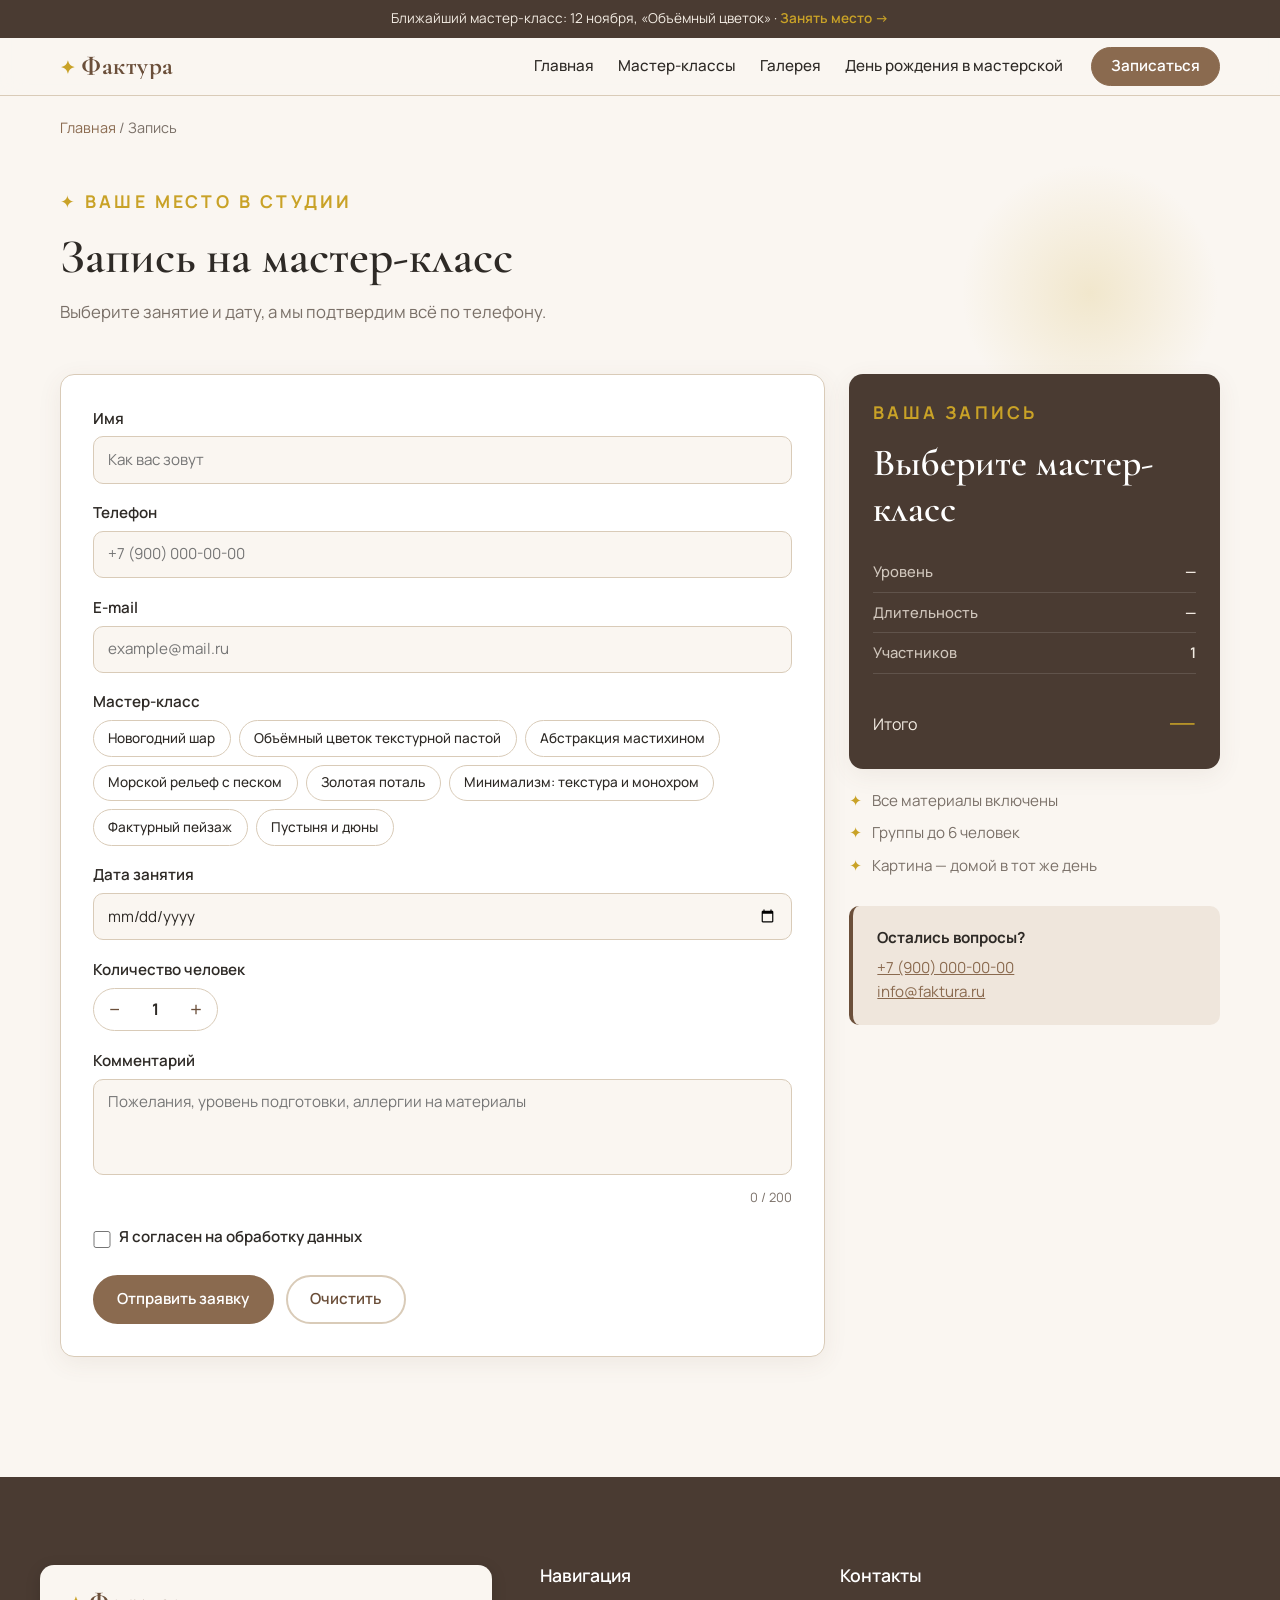
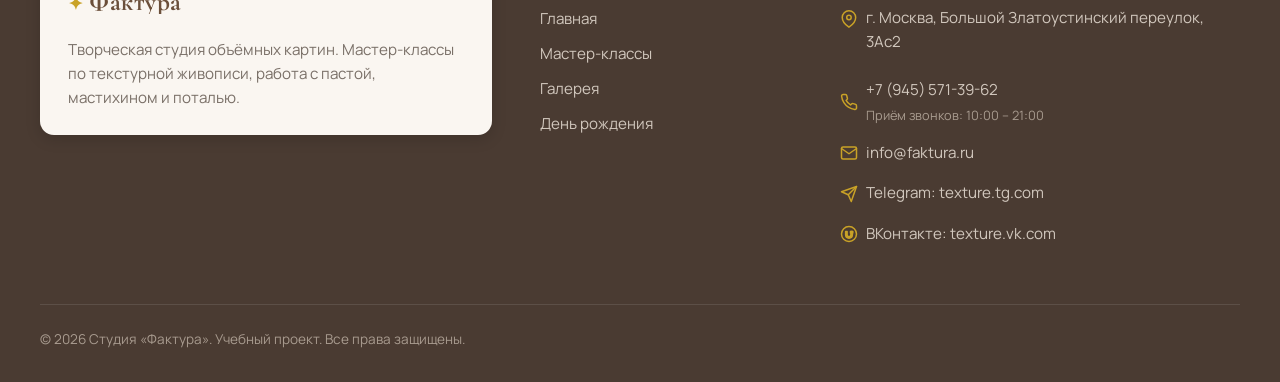
<file: order.html>
<!DOCTYPE html>
<html lang="ru">
<head>
  <meta charset="UTF-8">
  <meta name="viewport" content="width=device-width, initial-scale=1.0">
  <meta name="description" content="Запись на мастер-класс в студии «Фактура».">
  <title>Запись на мастер-класс — Фактура</title>

  <link rel="preconnect" href="https://fonts.googleapis.com">
  <link rel="preconnect" href="https://fonts.gstatic.com" crossorigin>
  <link href="https://fonts.googleapis.com/css2?family=Cormorant+Garamond:wght@500;600;700&family=Manrope:wght@400;500;600;700&display=swap" rel="stylesheet">
  <link href="https://cdn.jsdelivr.net/npm/bootstrap@5.3.3/dist/css/bootstrap.min.css" rel="stylesheet">
  <link rel="stylesheet" href="css/custom.css">
</head>
<body>

<header class="site-header">
  <div class="topbar">
    Ближайший мастер-класс: 12 ноября, «Объёмный цветок» ·
    <a href="order.html">Занять место →</a>
  </div>
  <nav class="navbar navbar-expand-lg" aria-label="Основная навигация">
    <div class="container">
      <a class="navbar-brand site-header__logo" href="index.html"><span class="site-header__star">✦</span>Фактура</a>
      <button class="navbar-toggler" type="button" data-bs-toggle="collapse" data-bs-target="#mainNavbar"
              aria-controls="mainNavbar" aria-expanded="false" aria-label="Переключить навигацию">
        <span class="navbar-toggler-icon"></span>
      </button>
      <div class="collapse navbar-collapse" id="mainNavbar">
        <ul class="navbar-nav ms-auto align-items-lg-center">
          <li class="nav-item"><a class="nav-link" href="index.html">Главная</a></li>
          <li class="nav-item"><a class="nav-link" href="catalog.html">Мастер-классы</a></li>
          <li class="nav-item"><a class="nav-link" href="gallery.html">Галерея</a></li>
          <li class="nav-item"><a class="nav-link" href="product.html">День рождения в мастерской</a></li>
        </ul>
        <a class="btn btn-primary ms-lg-3 mt-3 mt-lg-0" href="order.html">Записаться</a>
      </div>
    </div>
  </nav>
</header>

  <main>
    <nav class="breadcrumbs" aria-label="Хлебные крошки">
      <a href="index.html" class="breadcrumbs__link">Главная</a> / <span>Запись</span>
    </nav>

    <div class="container mt-4 mb-4" style="padding-inline: 1.25rem;">
      <div class="page-head">
        <p class="hero__eyebrow">✦ Ваше место в студии</p>
        <h1 class="page-title">Запись на мастер-класс</h1>
        <p class="page-subtitle">Выберите занятие и дату, а мы подтвердим всё по телефону.</p>
      </div>
    </div>

    <section class="section container pt-0">
      <div class="row g-4">

      <!-- ФОРМА -->
      <div class="col-12 col-lg-8">
      <div class="order-card">
        <form class="order-form order-form--page" id="order-page-form" action="#" method="post" novalidate>

          <div class="order-form__field">
            <label class="order-form__label" for="p-name">Имя</label>
            <input class="order-form__input" id="p-name" name="name" type="text" placeholder="Как вас зовут" minlength="2" autocomplete="given-name" required>
            <small class="order-form__error">Введите имя (минимум 2 буквы)</small>
          </div>

          <div class="order-form__field">
            <label class="order-form__label" for="p-phone">Телефон</label>
            <input class="order-form__input" id="p-phone" name="phone" type="tel" inputmode="tel" placeholder="+7 (900) 000-00-00" pattern="^\+7 \(\d{3}\) \d{3}-\d{2}-\d{2}$" required>
            <small class="order-form__error">Формат: +7 (900) 000-00-00</small>
          </div>

          <div class="order-form__field order-form__field--wide">
            <label class="order-form__label" for="p-email">E-mail</label>
            <input class="order-form__input" id="p-email" name="email" type="email" placeholder="example@mail.ru" autocomplete="email" required>
            <small class="order-form__error">Введите корректный e-mail</small>
          </div>

          <div class="order-form__field order-form__field--wide">
            <span class="order-form__label" id="p-topic-label">Мастер-класс</span>
            <div class="mk-chips" id="p-chips" role="radiogroup" aria-labelledby="p-topic-label"></div>
            <select class="visually-hidden" id="p-topic" name="topic" required tabindex="-1" aria-hidden="true">
              <option value="" disabled selected>Выберите мастер-класс</option>
              <option value="newyear">Новогодний шар</option>
              <option value="flower">Объёмный цветок текстурной пастой</option>
              <option value="abstract">Абстракция мастихином</option>
              <option value="sea">Морской рельеф с песком</option>
              <option value="gilding">Золотая поталь</option>
              <option value="minimal">Минимализм: текстура и монохром</option>
              <option value="landscape">Фактурный пейзаж</option>
              <option value="desert">Пустыня и дюны</option>
            </select>
            <small class="order-form__error" id="p-topic-error">Выберите мастер-класс</small>
          </div>

          <div class="order-form__field">
            <label class="order-form__label" for="p-date">Дата занятия</label>
            <input class="order-form__input" id="p-date" name="date" type="date" required>
            <small class="order-form__error">Выберите дату</small>
          </div>

          <div class="order-form__field">
            <label class="order-form__label" for="p-guests">Количество человек</label>
            <div class="counter">
              <button class="counter__btn" type="button" data-step="-1" aria-label="Меньше">−</button>
              <input class="counter__input" id="p-guests" name="guests" type="number" min="1" max="6" value="1" readonly required>
              <button class="counter__btn" type="button" data-step="1" aria-label="Больше">+</button>
            </div>
          </div>

          <div class="order-form__field order-form__field--wide">
            <label class="order-form__label" for="p-comment">Комментарий</label>
            <textarea class="order-form__textarea" id="p-comment" name="comment" rows="3" maxlength="200" placeholder="Пожелания, уровень подготовки, аллергии на материалы"></textarea>
            <small class="order-form__counter"><span id="p-comment-count">0</span> / 200</small>
          </div>

          <div class="order-form__field order-form__field--checkbox order-form__field--wide">
            <input class="order-form__checkbox" id="p-agreement" name="agreement" type="checkbox" required>
            <label class="order-form__label" for="p-agreement">Я согласен на обработку данных</label>
          </div>

          <div class="order-form__actions order-form__field--wide">
            <button class="button button--primary" type="submit">Отправить заявку</button>
            <button class="button button--secondary" type="reset">Очистить</button>
          </div>
        </form>

        <!-- Успех -->
        <div class="order-success" id="p-success">
          <span class="order-success__star">✦</span>
          <h2 class="order-success__title">Спасибо за заявку!</h2>
          <p class="order-success__text">Мы свяжемся с вами в ближайшее время и подтвердим запись.</p>
          <a class="button button--primary" href="index.html">На главную</a>
          <button class="button button--secondary" type="button" id="p-again">Записаться ещё</button>
        </div>
      </div>

      </div>

      <!-- БОКОВАЯ ПАНЕЛЬ -->
      <aside class="col-12 col-lg-4">
      <div class="order-side">
        <div class="order-summary">
          <p class="hero__eyebrow">Ваша запись</p>
          <h2 class="order-summary__title" id="sum-title">Выберите мастер-класс</h2>
          <dl class="order-summary__list">
            <div><dt>Уровень</dt><dd id="sum-level">—</dd></div>
            <div><dt>Длительность</dt><dd id="sum-time">—</dd></div>
            <div><dt>Участников</dt><dd id="sum-guests">1</dd></div>
          </dl>
          <p class="order-summary__total">
            <span>Итого</span>
            <strong id="sum-total">—</strong>
          </p>
        </div>

        <ul class="order-side__perks">
          <li>Все материалы включены</li>
          <li>Группы до 6 человек</li>
          <li>Картина — домой в тот же день</li>
        </ul>

        <div class="order-side__contacts">
          <p class="order-side__label">Остались вопросы?</p>
          <a href="tel:+79000000000">+7 (900) 000-00-00</a><br>
          <a href="mailto:info@faktura.ru">info@faktura.ru</a>
        </div>
      </div>
      </aside>

      </div>
    </section>
  </main>

  
  <footer class="site-footer">
  <div class="footer-container row gx-0 gy-4">

    <!-- 1. Логотип и описание -->
    <div class="footer-col col-12 col-lg-5 pe-lg-5 mb-4 mb-lg-0">
      
      <!-- Начало бежевой плашки -->
      <div class="footer-brand-box">
        <a class="site-header__logo" href="index.html" style="color: var(--facture-primary-dark);">
          <span class="site-header__star">✦</span>Фактура
        </a>
        <p class="footer-desc mb-0">
          Творческая студия объёмных картин. Мастер-классы по текстурной живописи, работа с пастой, мастихином и поталью.
        </p>
      </div>
      <!-- Конец бежевой плашки -->

    </div>

    <!-- 2. Навигация -->
    <div class="footer-col col-6 col-lg-3">
      <h4>Навигация</h4>
      <ul class="footer-list">
        <li><a href="index.html">Главная</a></li>
        <li><a href="catalog.html">Мастер-классы</a></li>
        <li><a href="index.html#gallery">Галерея</a></li>
        <li><a href="product.html">День рождения</a></li>
      </ul>
    </div>

    <!-- 3. Контакты -->
    <div class="footer-col col-6 col-lg-4">
      <h4>Контакты</h4>
      
      <!-- Адрес -->
      <div class="footer-contact-item d-flex align-items-start gap-2 mb-4">
        <svg xmlns="http://www.w3.org/2000/svg" width="18" height="18" viewBox="0 0 24 24" fill="none" stroke="var(--facture-accent)" stroke-width="2" stroke-linecap="round" stroke-linejoin="round" style="margin-top: 4px;">
          <path d="M21 10c0 7-9 13-9 13s-9-6-9-13a9 9 0 0 1 18 0z"></path>
          <circle cx="12" cy="10" r="3"></circle>
        </svg>
        <span>г. Москва, Большой Златоустинский переулок, 3Ас2</span>
      </div>

      <!-- Телефон -->
      <div class="footer-contact-item d-flex align-items-center gap-2 mb-3">
        <svg xmlns="http://www.w3.org/2000/svg" width="18" height="18" viewBox="0 0 24 24" fill="none" stroke="var(--facture-accent)" stroke-width="2" stroke-linecap="round" stroke-linejoin="round">
          <path d="M22 16.92v3a2 2 0 0 1-2.18 2 19.79 19.79 0 0 1-8.63-3.07 19.5 19.5 0 0 1-6-6 19.79 19.79 0 0 1-3.07-8.67A2 2 0 0 1 4.11 2h3a2 2 0 0 1 2 1.72 12.84 12.84 0 0 0 .7 2.81 2 2 0 0 1-.45 2.11L8.09 9.91a16 16 0 0 0 6 6l1.27-1.27a2 2 0 0 1 2.11-.45 12.84 12.84 0 0 0 2.81.7A2 2 0 0 1 22 16.92z"></path>
        </svg>
        <div>
          <a href="tel:+79000000000" class="d-block">+7 (945) 571-39-62</a>
          <small style="color: #a89b8f; font-size: 0.8rem; display: block; margin-top: 2px;">Приём звонков: 10:00 – 21:00</small>
        </div>
      </div>

      <!-- Почта -->
      <div class="footer-contact-item d-flex align-items-center gap-2 mb-3">
        <svg xmlns="http://www.w3.org/2000/svg" width="18" height="18" viewBox="0 0 24 24" fill="none" stroke="var(--facture-accent)" stroke-width="2" stroke-linecap="round" stroke-linejoin="round">
          <path d="M4 4h16c1.1 0 2 .9 2 2v12c0 1.1-.9 2-2 2H4c-1.1 0-2-.9-2-2V6c0-1.1.9-2 2-2z"></path>
          <polyline points="22,6 12,13 2,6"></polyline>
        </svg>
        <a href="mailto:info@faktura.ru">info@faktura.ru</a>
      </div>

      <!-- Соцсети -->
      <div class="footer-contact-item d-flex align-items-center gap-2 mb-3">
        <a href="https://t.me/ваш_ник" target="_blank" rel="noopener" class="d-flex align-items-center gap-2" style="color: inherit; text-decoration: none;">
          <svg xmlns="http://www.w3.org/2000/svg" width="18" height="18" viewBox="0 0 24 24" fill="none" stroke="var(--facture-accent)" stroke-width="2" stroke-linecap="round" stroke-linejoin="round">
            <line x1="22" y1="2" x2="11" y2="13"></line>
            <polygon points="22 2 15 22 11 13 2 9 22 2"></polygon>
          </svg>
          <span>Telegram: texture.tg.com</span>
        </a>
      </div>

      <div class="footer-contact-item d-flex align-items-center gap-2">
        <a href="https://vk.com/ваша_страница" target="_blank" rel="noopener" class="d-flex align-items-center gap-2" style="color: inherit; text-decoration: none;">
          <svg xmlns="http://www.w3.org/2000/svg" width="18" height="18" viewBox="0 0 24 24" fill="none" stroke="var(--facture-accent)" stroke-width="2" stroke-linecap="round" stroke-linejoin="round">
            <path d="M12 2C6.477 2 2 6.477 2 12c0 5.523 4.477 10 10 10s10-4.477 10-10c0-5.523-4.477-10-10-10z"></path>
            <path d="M7.5 8.5h2v4.5c0 1.5 1 2.5 2.5 2.5s2.5-1 2.5-2.5V8.5h2v4.5c0 2.5-1.8 4.5-4.5 4.5S7.5 15.5 7.5 13V8.5z"></path>
            <path d="M14 8.5h3v2h-3z"></path>
          </svg>
          <span>ВКонтакте: texture.vk.com</span>
        </a>
      </div>

    </div>

  </div>

      <!-- Нижняя строка с копирайтом -->
      <div class="footer-bottom">
        <p style="margin: 0;">&copy; 2026 Студия «Фактура». Учебный проект. Все права защищены.</p>
      </div>
    </footer>

  <button class="scroll-top" type="button" aria-label="Наверх" title="Наверх">✦</button>
  <script src="https://cdn.jsdelivr.net/npm/bootstrap@5.3.3/dist/js/bootstrap.bundle.min.js"></script>
  <script src="js/scroll-top.js"></script>
  <script src="js/order-page.js"></script>
</body>
</html>
</file>
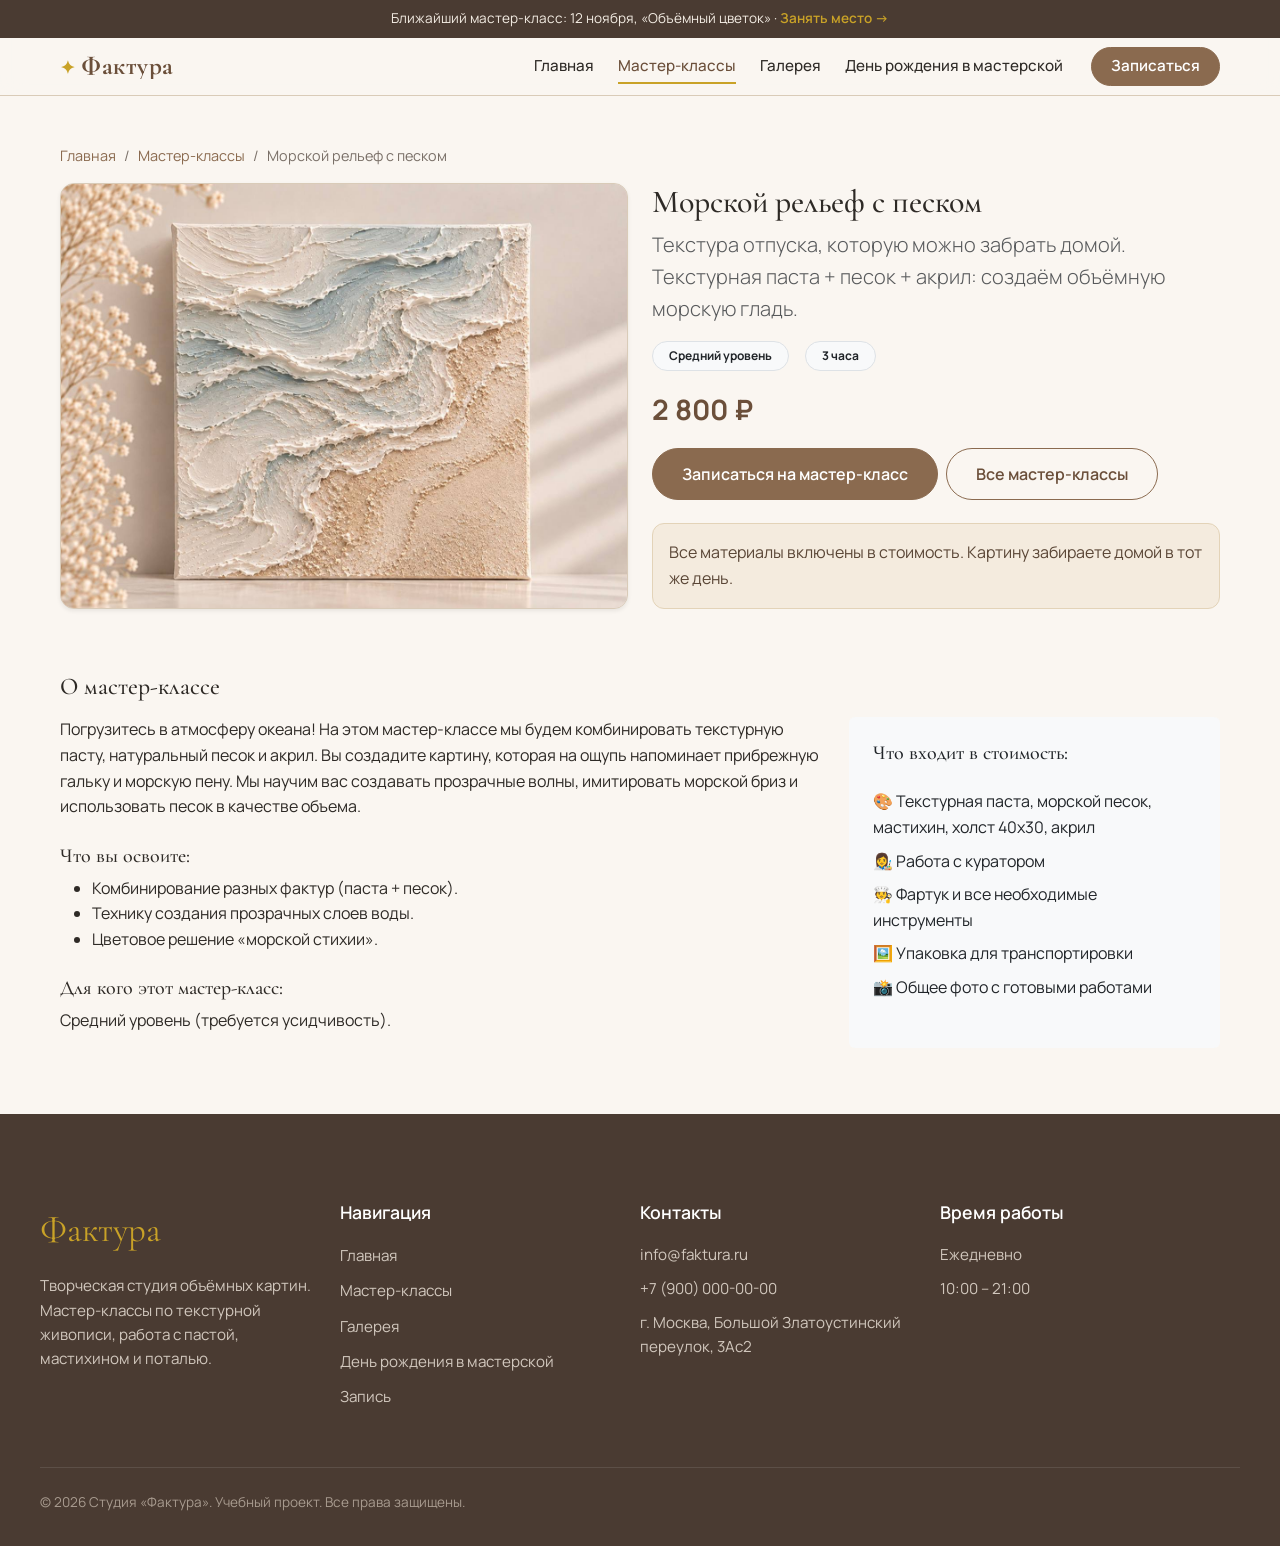
<file: sea.html>
<!DOCTYPE html>
<html lang="ru">
<head>
  <meta charset="UTF-8">
  <meta name="viewport" content="width=device-width, initial-scale=1.0">
  <meta name="description" content="Мастер-класс «Морской рельеф с песком» в студии «Фактура»: текстурная паста, песок и акрил.">
  <title>Морской рельеф — Фактура</title>
  <link rel="preconnect" href="https://fonts.googleapis.com">
  <link rel="preconnect" href="https://fonts.gstatic.com" crossorigin>
  <link href="https://fonts.googleapis.com/css2?family=Cormorant+Garamond:wght@500;600;700&family=Manrope:wght@400;500;600;700&display=swap" rel="stylesheet">
  <link href="https://cdn.jsdelivr.net/npm/bootstrap@5.3.3/dist/css/bootstrap.min.css" rel="stylesheet">
  <link rel="stylesheet" href="css/custom.css">
  <script src="js/main.js" defer></script>
</head>
<body>

<header class="site-header">
  <div class="topbar">
    Ближайший мастер-класс: 12 ноября, «Объёмный цветок» ·
    <a href="order.html">Занять место →</a>
  </div>
  <nav class="navbar navbar-expand-lg" aria-label="Основная навигация">
    <div class="container">
      <a class="navbar-brand site-header__logo" href="index.html"><span class="site-header__star">✦</span>Фактура</a>
      <button class="navbar-toggler" type="button" data-bs-toggle="collapse" data-bs-target="#mainNavbar"
              aria-controls="mainNavbar" aria-expanded="false" aria-label="Переключить навигацию">
        <span class="navbar-toggler-icon"></span>
      </button>
      <div class="collapse navbar-collapse" id="mainNavbar">
        <ul class="navbar-nav ms-auto align-items-lg-center">
          <li class="nav-item"><a class="nav-link" href="index.html">Главная</a></li>
          <li class="nav-item"><a class="nav-link active" href="catalog.html">Мастер-классы</a></li>
          <li class="nav-item"><a class="nav-link" href="index.html#gallery">Галерея</a></li>
          <li class="nav-item"><a class="nav-link" href="product.html">День рождения в мастерской</a></li>
        </ul>
        <a class="btn btn-primary ms-lg-3 mt-3 mt-lg-0" href="order.html">Записаться</a>
      </div>
    </div>
  </nav>
</header>

<main class="container my-5">
  <nav aria-label="breadcrumb">
    <ol class="breadcrumb">
      <li class="breadcrumb-item"><a href="index.html">Главная</a></li>
      <li class="breadcrumb-item"><a href="catalog.html">Мастер-классы</a></li>
      <li class="breadcrumb-item active" aria-current="page">Морской рельеф с песком</li>
    </ol>
  </nav>

  <div class="row g-4">
    <div class="col-12 col-lg-6">
      <div class="card product-photo shadow-sm">
        <img class="card-img-top" src="images/pic3.png" alt="Мастер-класс «Морской рельеф с песком»">
      </div>
    </div>
    <div class="col-12 col-lg-6">
      <h1 class="h2">Морской рельеф с песком</h1>
      <p class="lead text-muted">Текстура отпуска, которую можно забрать домой. Текстурная паста + песок + акрил: создаём объёмную морскую гладь.</p>
      <div class="d-flex gap-3 mb-3 flex-wrap">
        <span class="badge rounded-pill bg-light text-dark border p-2 px-3">Средний уровень</span>
        <span class="badge rounded-pill bg-light text-dark border p-2 px-3">3 часа</span>
      </div>
      <p class="fs-3 fw-bold product-price">2 800 ₽</p>
      <div class="d-flex flex-wrap gap-2 mb-4">
        <a href="order.html" class="btn btn-primary btn-lg">Записаться на мастер-класс</a>
        <a href="catalog.html" class="btn btn-outline-primary btn-lg">Все мастер-классы</a>
      </div>
      <div class="alert alert-info" role="alert">
        Все материалы включены в стоимость. Картину забираете домой в тот же день.
      </div>
    </div>
  </div>

  <section class="mt-5">
    <h2 class="h4 mb-3">О мастер-классе</h2>
    <div class="row">
      <div class="col-12 col-lg-8">
        <p>Погрузитесь в атмосферу океана! На этом мастер-классе мы будем комбинировать текстурную пасту, натуральный песок и акрил. Вы создадите картину, которая на ощупь напоминает прибрежную гальку и морскую пену. Мы научим вас создавать прозрачные волны, имитировать морской бриз и использовать песок в качестве объема.</p>
        <h3 class="h5 mt-4">Что вы освоите:</h3>
        <ul>
          <li>Комбинирование разных фактур (паста + песок).</li>
          <li>Технику создания прозрачных слоев воды.</li>
          <li>Цветовое решение «морской стихии».</li>
        </ul>
        <h3 class="h5 mt-4">Для кого этот мастер-класс:</h3>
        <p>Средний уровень (требуется усидчивость).</p>
      </div>
      <div class="col-12 col-lg-4">
        <div class="card bg-light border-0 p-4">
          <h3 class="h5">Что входит в стоимость:</h3>
          <ul class="list-unstyled mt-3">
            <li class="mb-2">🎨 Текстурная паста, морской песок, мастихин, холст 40х30, акрил</li>
            <li class="mb-2">👩‍🎨 Работа с куратором</li>
            <li class="mb-2">🧑‍🍳 Фартук и все необходимые инструменты</li>
            <li class="mb-2">🖼️ Упаковка для транспортировки</li>
            <li class="mb-2">📸 Общее фото с готовыми работами</li>
          </ul>
        </div>
      </div>
    </div>
  </section>
</main>

<footer class="site-footer">
    <div class="footer-container row gx-0 gy-4">
      <div class="footer-col col-12 col-md-6 col-lg-3 pe-lg-4">
        <a href="index.html" class="footer-logo">Фактура</a>
        <p class="footer-desc">Творческая студия объёмных картин. Мастер-классы по текстурной живописи, работа с пастой, мастихином и поталью.</p>
      </div>
      <div class="footer-col col-12 col-md-6 col-lg-3 pe-lg-4">
        <h4>Навигация</h4>
        <ul class="footer-list">
          <li><a href="index.html">Главная</a></li>
          <li><a href="catalog.html">Мастер-классы</a></li>
          <li><a href="index.html#gallery">Галерея</a></li>
          <li><a href="product.html">День рождения в мастерской</a></li>
          <li><a href="order.html">Запись</a></li>
        </ul>
      </div>
      <div class="footer-col col-12 col-md-6 col-lg-3 pe-lg-4">
        <h4>Контакты</h4>
        <div class="footer-contact-item"><a href="mailto:info@faktura.ru">info@faktura.ru</a></div>
        <div class="footer-contact-item"><a href="tel:+79000000000">+7 (900) 000-00-00</a></div>
        <div class="footer-contact-item">г. Москва, Большой Златоустинский переулок, 3Ас2</div>
      </div>
      <div class="footer-col col-12 col-md-6 col-lg-3 pe-lg-4">
        <h4>Время работы</h4>
        <div class="footer-contact-item">Ежедневно</div>
        <div class="footer-contact-item">10:00 – 21:00</div>
      </div>
    </div>
    <div class="footer-bottom">
      <p style="margin: 0;">&copy; 2026 Студия «Фактура». Учебный проект. Все права защищены.</p>
    </div>
</footer>

<button class="scroll-top" type="button" aria-label="Наверх">↑</button>
<script src="https://cdn.jsdelivr.net/npm/bootstrap@5.3.3/dist/js/bootstrap.bundle.min.js"></script>
<script src="js/scroll-top.js"></script>
</body>
</html>
</file>
<file: css/custom.css>
/* ===== ПЕРЕМЕННЫЕ ===== */
:root {
  --facture-bg: #faf6f1;
  --facture-surface: #efe6dc;
  --facture-surface-2: #e6d9c8;
  --facture-primary: #8a6a4f;
  --facture-primary-dark: #6b4f3a;
  --facture-accent: #c9a227;
  --facture-text: #2e2a26;
  --facture-muted: #7a7068;
  --facture-border: #d9cbb8;
  --facture-radius: 14px;
  --facture-shadow: 0 6px 24px rgba(107, 79, 58, 0.08);
}

/* ===== БАЗА ===== */
body {
  font-family: 'Manrope', system-ui, -apple-system, 'Segoe UI', sans-serif;
  background-color: var(--facture-bg);
  color: var(--facture-text);
  line-height: 1.6;
}

h1, h2, h3, h4,
.page-title,
.site-header__logo,
.hero__title {
  font-family: 'Cormorant Garamond', 'Playfair Display', Georgia, serif;
  color: var(--facture-text);
  font-weight: 600;
}

a {
  color: var(--facture-primary);
}

a:hover {
  color: var(--facture-primary-dark);
}

.page-title {
  font-size: clamp(2rem, 4vw, 3rem);
  margin-bottom: 0.5rem;
}

.page-subtitle {
  color: var(--facture-muted);
  font-size: 1.05rem;
  max-width: 720px;
  margin-bottom: 2rem;
}

/* ===== ШАПКА ===== */
.topbar {
  background: #4a3b32;
  color: #f3ece3;
  text-align: center;
  font-size: 0.85rem;
  padding: 0.5rem 1rem;
}

.topbar a {
  color: var(--facture-accent);
  font-weight: 600;
  text-decoration: none;
}

.topbar a:hover {
  color: #e0b535;
}

.site-header {
  background: rgba(250, 246, 241, 0.85);
  border-bottom: 1px solid var(--facture-border);
  position: sticky;
  top: 0;
  z-index: 1030;
  backdrop-filter: blur(12px);
  -webkit-backdrop-filter: blur(12px);
}

.site-header__inner {
  max-width: 1200px;
  margin: 0 auto;
  padding: 0.55rem 1.25rem;
  display: flex;
  align-items: center;
  justify-content: space-between;
  gap: 1.5rem;
  flex-wrap: wrap;
}

.site-header__logo {
  font-size: 1.6rem;
  font-weight: 700;
  line-height: 1;
  letter-spacing: 0.5px;
  text-decoration: none;
  color: var(--facture-primary-dark);
}

.site-header__star {
  color: var(--facture-accent);
  font-size: 0.7em;
  margin-right: 0.35rem;
  display: inline-block;
  transition: transform 0.6s;
}

.site-header__logo:hover {
  color: #c6aa96;
}

.site-header__logo:hover .site-header__star {
  transform: rotate(180deg);
}

.site-header__right {
  display: flex;
  align-items: center;
  gap: 1.75rem;
  flex-wrap: wrap;
}

.site-nav__list {
  display: flex;
  flex-wrap: wrap;
  gap: 0.25rem 1.5rem;
  list-style: none;
  margin: 0;
  padding: 0;
}

.site-nav__link {
  position: relative;
  text-decoration: none;
  color: var(--facture-text);
  font-size: 0.95rem;
  font-weight: 500;
  padding: 0.35rem 0;
  transition: color 0.2s;
}

/* подчёркивание растёт от центра */
.site-nav__link::after {
  content: "";
  position: absolute;
  left: 50%;
  bottom: 0;
  width: 0;
  height: 2px;
  background: var(--facture-accent);
  transition: width 0.25s, left 0.25s;
}

.site-nav__link:hover,
.site-nav__link--active {
  color: var(--facture-primary-dark);
}

.site-nav__link:hover::after,
.site-nav__link--active::after {
  width: 100%;
  left: 0;
}

.site-header .button {
  padding: 0.45rem 1.2rem;
  white-space: nowrap;
}

/* ===== КНОПКИ ===== */
.button,
.btn-facture {
  display: inline-block;
  padding: 0.65rem 1.4rem;
  border-radius: 999px;
  font-weight: 600;
  font-size: 0.95rem;
  text-decoration: none;
  border: 2px solid transparent;
  cursor: pointer;
  transition: transform 0.15s, background 0.2s, color 0.2s, border-color 0.2s;
}

.button:hover,
.btn-facture:hover {
  transform: translateY(-1px);
}

.button--primary,
.btn-facture--primary {
  background: var(--facture-primary);
  color: #fff;
  border-color: var(--facture-primary);
}

.button--primary:hover,
.btn-facture--primary:hover {
  background: var(--facture-primary-dark);
  border-color: var(--facture-primary-dark);
  color: #fff;
}

.button--secondary,
.btn-facture--secondary {
  background: transparent;
  color: var(--facture-primary-dark);
  border-color: var(--facture-border);
}

.button--secondary:hover {
  background: var(--facture-surface);
  color: var(--facture-primary-dark);
}

/* ===== HERO ===== */
.hero {
  position: relative;
  overflow: hidden;
  display: flex;            /* внутри лежит Bootstrap .row */
  align-items: center;
  max-width: 1200px;
  margin: 0.75rem auto 1.25rem;
  padding: 1.25rem clamp(1.5rem, 5vw, 3.5rem);
  border-radius: var(--facture-radius);
  background: linear-gradient(135deg, var(--facture-surface) 0%, #f1e8dc 100%);
  min-height: calc(100svh - 70px - 36px - 0.75rem);
  border: 1px solid var(--facture-border);
  box-shadow: var(--facture-shadow);
}

/* блики по углам */
.hero::before,
.hero::after {
  content: "";
  position: absolute;
  border-radius: 50%;
  pointer-events: none;
}
.hero::after {
  right: -60px;
  top: -60px;
  width: 260px;
  height: 260px;
  background: radial-gradient(circle, rgba(201, 162, 39, 0.18), transparent 70%);
}
.hero::before {
  left: -80px;
  bottom: -100px;
  width: 320px;
  height: 320px;
  background: radial-gradient(circle, rgba(201, 162, 39, 0.16), transparent 70%);
}

.hero__content {
  position: relative;
  z-index: 1;
}

.hero__eyebrow {
  font-size: 1.1rem;
  font-weight: 700;
  letter-spacing: 0.18em;
  text-transform: uppercase;
  color: var(--facture-accent);
  margin-bottom: 0.9rem;
}

.hero__title {
  font-size: clamp(1.9rem, 3.4vw, 2.8rem); 
  line-height: 1.1;
  margin-bottom: 2.75rem;
}

.hero__title em {
  font-style: italic;
  color: var(--facture-primary);
}

.hero__text {
  max-width: 640px;
  color: var(--facture-muted);
  font-size: 1rem;
  margin-bottom: 3rem;
}

/* кнопки */
.hero__actions {
  display: flex;
  flex-wrap: wrap;
  gap: 0.85rem;
  margin-left: -20px;
}

.hero__actions .button--secondary {
  background: rgba(255, 255, 255, 0.6);
  border-color: var(--facture-primary);
  color: var(--facture-primary-dark);
}

.hero__actions .button--secondary:hover {
  background: #fff;
}

/* факты */
.hero__facts {
  display: flex;
  flex-wrap: wrap;
  gap: 1rem 0;
  list-style: none;
  padding: 0;
  margin: 2.25rem 0 0;
  margin-top: 3rem;
}

.hero__facts li {
  padding: 0 1.75rem;
  border-left: 1px solid var(--facture-accent);
}

.hero__facts li:first-child {
  padding-left: 0;
  border-left: none;
}

.hero__facts strong {
  display: block;
  font-family: 'Cormorant Garamond', Georgia, serif;
  font-size: 1.9rem;
  font-weight: 600;
  line-height: 1;
  color: var(--facture-primary-dark);
}

.hero__facts span {
  font-size: 0.85rem;
  color: var(--facture-muted);
}

/* арка с картиной */
.hero__visual {
  position: relative;
  z-index: 1;
  justify-self: center;
}

.hero__image {
  display: block;
  height: clamp(300px, calc(100vh - 220px), 560px);
  aspect-ratio: 3 / 4;
  object-fit: cover;
  border-radius: 999px 999px var(--facture-radius) var(--facture-radius);
  box-shadow: 0 20px 50px rgba(107, 79, 58, 0.25);
}

/* свечение за аркой */
.hero__visual::before {
  content: "";
  position: absolute;
  inset: -12% -18%;
  background: radial-gradient(circle at 50% 45%, rgba(201, 162, 39, 0.3), transparent 65%);
  filter: blur(30px);
  z-index: -1;
  animation: hero-glow 6s ease-in-out infinite alternate;
}

/* световая полоса по картине */
.hero__visual::after {
  content: "";
  position: absolute;
  inset: 0;
  border-radius: 999px 999px var(--facture-radius) var(--facture-radius);
  background: linear-gradient(115deg, transparent 35%, rgba(255, 255, 255, 0.35) 50%, transparent 65%);
  background-size: 250% 100%;
  background-position: 150% 0;
  pointer-events: none;
  animation: hero-sheen 7s ease-in-out infinite;
}

/* бирка */
.hero__note {
  position: absolute;
  left: -2rem;
  bottom: 2rem;
  z-index: 2;
  background: #fff;
  padding: 0.9rem 1.25rem;
  border-radius: 8px;
  box-shadow: 0 10px 28px rgba(46, 42, 38, 0.18);
  transform: rotate(-4deg);
  font-family: 'Cormorant Garamond', Georgia, serif;
  font-size: 1.3rem;
  line-height: 1.2;
}

.hero__note em {
  color: var(--facture-primary);
}

@keyframes hero-glow {
  from { opacity: 0.6; transform: scale(0.95); }
  to   { opacity: 1;   transform: scale(1.05); }
}

@keyframes hero-sheen {
  0%, 55% { background-position: 150% 0; }
  100%    { background-position: -50% 0; }
}

@media (prefers-reduced-motion: reduce) {
  .hero__visual::before,
  .hero__visual::after { animation: none; }
}

@media (max-width: 991.98px) {
  .hero__image {
    height: min(45vh, 320px);
  }
  .hero__note {
    left: -0.5rem;
  }
}

/* ===== СЕКЦИИ ===== */
.section {
  max-width: 1200px;
  margin: 0 auto;
  padding: clamp(2rem, 5vw, 3.5rem) 1.25rem;
}

.section h2 {
  font-size: clamp(1.7rem, 3vw, 2.4rem);
  margin-bottom: 1.25rem;
}

/* ===== КАРТОЧКИ МАСТЕР-КЛАССОВ ===== */
.product-card {
  background: #fff;
  border: 1px solid var(--facture-border);
  border-radius: var(--facture-radius);
  padding: 1.25rem;
  display: flex;
  flex-direction: column;
  box-shadow: var(--facture-shadow);
  transition: transform 0.2s, box-shadow 0.2s;
  position: relative;
}

.product-card:hover {
  transform: translateY(-3px);
  box-shadow: 0 12px 32px rgba(107, 79, 58, 0.14);
}

.product-card__image-wrapper {
  background: var(--facture-surface);
  border-radius: 10px;
  overflow: hidden;
  aspect-ratio: 4 / 3;
  display: flex;
  align-items: center;
  justify-content: center;
  margin-bottom: 1rem;
}

.product-card__image {
  width: 100%;
  height: 100%;
  object-fit: cover;
  display: block;
}

.product-card__badge {
  position: absolute;
  top: 1rem;
  left: 1rem;
  background: var(--facture-accent);
  color: #2e2a26;
  font-size: 0.75rem;
  font-weight: 700;
  padding: 0.25rem 0.65rem;
  border-radius: 999px;
  z-index: 2;
}

.product-card__badge--hit {
  background: #a85f4a;
  color: #fff;
}

.product-card__title {
  font-size: 1.35rem;
  margin-bottom: 0.5rem;
}

.product-card__description {
  color: var(--facture-muted);
  font-size: 0.95rem;
  flex-grow: 1;
  margin-bottom: 0.75rem;
}

.product-card__meta {
  font-size: 0.85rem;
  color: var(--facture-primary);
  font-weight: 600;
  margin-bottom: 0.35rem;
}

.product-card__price {
  font-weight: 700;
  font-size: 1.1rem;
  color: var(--facture-primary-dark);
  margin-bottom: 0.9rem;
}

.product-card__actions {
  margin-top: auto;
}

/* ===== ТЕХНИКИ И МАТЕРИАЛЫ ===== */
.technique-item {
  position: relative;
  aspect-ratio: 3 / 4;
  border-radius: var(--facture-radius);
  overflow: hidden;
  box-shadow: var(--facture-shadow);
  background: var(--facture-surface);
  color: #fff;
}

.technique-item__img {
  position: absolute;
  inset: 0;
  width: 100%;
  height: 100%;
  object-fit: cover;
  transition: transform 0.6s ease;
}

/* затемнение снизу, чтобы текст читался */
.technique-item::after {
  content: "";
  position: absolute;
  inset: 0;
  background: linear-gradient(to top, rgba(46, 42, 38, 0.85) 0%, rgba(46, 42, 38, 0.15) 55%, transparent 100%);
  pointer-events: none;
}

.technique-item__num {
  position: absolute;
  top: 1rem;
  left: 0.9rem;
  writing-mode: vertical-rl;
  transform: rotate(180deg);
  font-size: 0.75rem;
  font-weight: 700;
  letter-spacing: 0.3em;
  color: #fff;
  text-shadow: 0 1px 8px rgba(46, 42, 38, 0.7);
}

.technique-item__body {
  position: absolute;
  left: 0;
  right: 0;
  bottom: 0;
  z-index: 2;
  padding: 1.1rem 1.1rem 1.25rem;
}

.technique-item__title {
  font-size: 1.5rem;
  color: #fff;
  margin: 0;
}

/* описание раскрывается при наведении */
.technique-item__text {
  margin: 0;
  max-height: 0;
  opacity: 0;
  overflow: hidden;
  font-size: 0.9rem;
  color: #f3ece3;
  transition: max-height 0.35s ease, opacity 0.35s ease, margin 0.35s ease;
}

.technique-item:hover .technique-item__text,
.technique-item:focus-visible .technique-item__text {
  max-height: 6rem;
  opacity: 1;
  margin-top: 0.4rem;
}

.technique-item:hover .technique-item__img {
  transform: scale(1.08);
}

/* на телефонах нет hover — описание видно всегда */
@media (hover: none) {
  .technique-item__text {
    max-height: none;
    opacity: 1;
    margin-top: 0.4rem;
  }
}

@media (max-width: 600px) {
  .technique-item__title { font-size: 1.25rem; }
}

/* ===== ГАЛЕРЕЯ ===== */
.gallery-row {
  padding-bottom: 2.5rem; /* запас под опущенные карточки */
}

.gallery-item {
  position: relative;
  margin: 0;
  aspect-ratio: 3 / 4;
  border-radius: var(--facture-radius);
  overflow: hidden;
  background: var(--facture-surface);
  box-shadow: var(--facture-shadow);
}

/* каждая вторая карточка опущена */
.gallery-row > :nth-child(even) .gallery-item {
  margin-top: 2.5rem;
}

.gallery-item img {
  width: 100%;
  height: 100%;
  object-fit: cover;
  display: block;
  transition: transform 0.6s ease;
}

.gallery-item:hover img {
  transform: scale(1.06);
}

.gallery-item figcaption {
  position: absolute;
  left: 0;
  right: 0;
  bottom: 0;
  padding: 2.5rem 1.1rem 1rem;
  color: #fff;
  font-size: 0.9rem;
  background: linear-gradient(to top, rgba(46, 42, 38, 0.8), transparent);
  opacity: 0;
  transform: translateY(8px);
  transition: opacity 0.3s, transform 0.3s;
}

.gallery-item:hover figcaption,
.gallery-item:focus-within figcaption {
  opacity: 1;
  transform: none;
}

@media (hover: none) {
  .gallery-item figcaption {
    opacity: 1;
    transform: none;
  }
}

/* ===== ПРЕПОДАВАТЕЛИ ===== */
.teacher-card {
  background: #fff;
  border: 1px solid var(--facture-border);
  border-radius: var(--facture-radius);
  padding: 1.5rem;
  text-align: center;
  box-shadow: var(--facture-shadow);
}

.teacher-card__avatar {
  width: 96px;
  height: 96px;
  border-radius: 50%;
  background: var(--facture-surface-2);
  display: flex;
  align-items: center;
  justify-content: center;
  font-size: 2.2rem;
  margin: 0 auto 1rem;
}

.teacher-card__name {
  font-size: 1.25rem;
  margin-bottom: 0.25rem;
}

.teacher-card__role {
  color: var(--facture-primary);
  font-size: 0.9rem;
  font-weight: 600;
  margin-bottom: 0.5rem;
}

.teacher-card__text {
  color: var(--facture-muted);
  font-size: 0.9rem;
  margin: 0;
}

/* ===== РАСПИСАНИЕ ===== */
.schedule-table {
  width: 100%;
  border-collapse: collapse;
  background: #fff;
  border-radius: var(--facture-radius);
  overflow: hidden;
  box-shadow: var(--facture-shadow);
}

.schedule-table th,
.schedule-table td {
  padding: 0.85rem 1rem;
  text-align: left;
  border-bottom: 1px solid var(--facture-border);
}

.schedule-table th {
  background: var(--facture-surface);
  font-family: 'Cormorant Garamond', Georgia, serif;
  font-size: 1.1rem;
}

.schedule-table tr:last-child td {
  border-bottom: none;
}

/* ===== ПРЕИМУЩЕСТВА ===== */
.advantages-list {
  list-style: none;
  padding: 0;
  display: grid;
  grid-template-columns: repeat(auto-fit, minmax(240px, 1fr));
  gap: 1rem;
}

.advantages-list li {
  background: #fff;
  border-left: 4px solid var(--facture-primary);
  border-radius: 8px;
  padding: 1rem 1.25rem;
  box-shadow: var(--facture-shadow);
}

/* ===== ФОРМЫ ===== */
.order-form {
  background: #fff;
  border: 1px solid var(--facture-border);
  border-radius: var(--facture-radius);
  padding: clamp(1.25rem, 3vw, 2rem);
  box-shadow: var(--facture-shadow);
  max-width: 720px;
}

.order-form__field {
  margin-bottom: 1.1rem;
}

.order-form__label {
  display: block;
  font-weight: 600;
  margin-bottom: 0.35rem;
  font-size: 0.95rem;
}

.order-form__input,
.order-form__select,
.order-form__textarea {
  width: 100%;
  padding: 0.65rem 0.9rem;
  border: 1px solid var(--facture-border);
  border-radius: 10px;
  background: var(--facture-bg);
  font-family: inherit;
  font-size: 0.95rem;
  color: var(--facture-text);
}

.order-form__input:focus,
.order-form__select:focus,
.order-form__textarea:focus {
  outline: 2px solid var(--facture-accent);
  outline-offset: 1px;
  border-color: var(--facture-accent);
}

.order-form__hint {
  color: var(--facture-muted);
  font-size: 0.8rem;
}

.order-form__field--checkbox {
  display: flex;
  align-items: center;
  gap: 0.5rem;
}

.order-form__checkbox {
  width: 1.1rem;
  height: 1.1rem;
  accent-color: var(--facture-primary);
}

.order-form__actions {
  display: flex;
  gap: 0.75rem;
  flex-wrap: wrap;
  margin-top: 1.25rem;
}

/* ===== МОДАЛЬНОЕ ОКНО ===== */
.order-dialog {
  border: none;
  border-radius: var(--facture-radius);
  padding: 2rem;
  max-width: 640px;
  width: 95%;
  background: var(--facture-bg);
  box-shadow: 0 24px 60px rgba(46, 42, 38, 0.3);
}

.order-dialog::backdrop {
  background: rgba(46, 42, 38, 0.55);
}

.order-dialog__title {
  margin-bottom: 1rem;
}

.order-dialog .order-form {
  box-shadow: none;
  border: none;
  padding: 0;
}

.success-message {
  background: #e8f0e0;
  border: 1px solid #9dbb84;
  color: #3d5a2a;
  border-radius: 10px;
  padding: 0.85rem 1.25rem;
  margin: 1rem auto;
  max-width: 720px;
}

/* ===== ХЛЕБНЫЕ КРОШКИ ===== */
.breadcrumbs {
  max-width: 1200px;
  margin: 1.25rem auto 0;
  padding: 0 1.25rem;
  font-size: 0.9rem;
  color: var(--facture-muted);
}

.breadcrumbs__link {
  color: var(--facture-primary);
  text-decoration: none;
}

.breadcrumbs__link:hover {
  text-decoration: underline;
}

/* ===== FAQ ===== */
.faq-section {
  max-width: 860px;
  margin: 0 auto;
}

.faq-item {
  background: #fff;
  border: 1px solid var(--facture-border);
  border-radius: 12px;
  margin-bottom: 0.85rem;
  overflow: hidden;
  box-shadow: var(--facture-shadow);
}

.faq-item__question {
  cursor: pointer;
  padding: 1rem 1.25rem;
  font-weight: 600;
  font-size: 1.05rem;
  list-style: none;
  position: relative;
  padding-right: 2.5rem;
}

.faq-item__question::-webkit-details-marker {
  display: none;
}

.faq-item__question::after {
  content: "+";
  position: absolute;
  right: 1.25rem;
  top: 50%;
  transform: translateY(-50%);
  font-size: 1.4rem;
  color: var(--facture-accent);
}

.faq-item[open] .faq-item__question::after {
  content: "−";
}

.faq-item__answer {
  padding: 0 1.25rem 1.1rem;
  color: var(--facture-muted);
}

/* ===== КАРТОЧКИ ТОВАРОВ (product.html) ===== */
.product-list {
  display: flex;
  flex-direction: column;
  gap: 1.25rem;
}

.product-row {
  display: grid;
  grid-template-columns: 220px 1fr;
  gap: 1.5rem;
  background: #fff;
  border: 1px solid var(--facture-border);
  border-radius: var(--facture-radius);
  padding: 1.25rem;
  box-shadow: var(--facture-shadow);
}

.product-row__image-wrapper {
  display: flex;
}

.product-row__image {
  flex: 1;
  min-height: 180px;
  border-radius: 10px;
  background: var(--facture-surface);
  display: flex;
  align-items: center;
  justify-content: center;
  font-size: 3rem;
}

.product-row__category {
  display: inline-block;
  font-size: 0.8rem;
  font-weight: 700;
  color: var(--facture-primary);
  text-transform: uppercase;
  letter-spacing: 0.5px;
  margin-bottom: 0.35rem;
}

.product-row__title {
  font-size: 1.5rem;
  margin-bottom: 0.5rem;
}

.product-row__desc {
  color: var(--facture-muted);
  margin-bottom: 1rem;
}

.product-row__footer {
  display: flex;
  align-items: center;
  gap: 1rem;
  flex-wrap: wrap;
}

.product-row__price {
  font-weight: 700;
  color: var(--facture-primary-dark);
  margin: 0;
}

@media (max-width: 640px) {
  .product-row {
    grid-template-columns: 1fr;
  }
  .product-row__image {
    min-height: 140px;
  }
}

/* ===== ТАБЛИЦА СРАВНЕНИЯ ===== */
.comparison-section {
  margin-top: 3rem;
}

.table-wrapper {
  overflow-x: auto;
  border-radius: var(--facture-radius);
  box-shadow: var(--facture-shadow);
}

.comparison-table {
  width: 100%;
  border-collapse: collapse;
  background: #fff;
  min-width: 760px;
}

.comparison-table th,
.comparison-table td {
  padding: 0.75rem 1rem;
  text-align: left;
  border-bottom: 1px solid var(--facture-border);
  font-size: 0.92rem;
}

.comparison-table thead th {
  background: var(--facture-surface);
  font-family: 'Cormorant Garamond', Georgia, serif;
  font-size: 1.05rem;
}

/* ===== МАТЕРИАЛЫ ===== */
.materials-list {
  background: var(--facture-surface);
  border-radius: var(--facture-radius);
  padding: 1.25rem 1.5rem;
  margin: 1.5rem 0;
}

.materials-list h3 {
  margin-bottom: 0.75rem;
}

.materials-list ul {
  margin: 0;
  padding-left: 1.25rem;
}

/* ===== ОТЗЫВЫ (СТАРАЯ СТРАНИЦА) ===== */
.review-form-section {
  max-width: 720px;
  margin: 0 auto 3rem;
}

.reviews-list {
  max-width: 900px;
  margin: 0 auto;
}

.review-card {
  background: #fff;
  border: 1px solid var(--facture-border);
  border-radius: var(--facture-radius);
  padding: 1.25rem;
  margin-bottom: 1.1rem;
  box-shadow: var(--facture-shadow);
}

.review-card__product-info {
  display: flex;
  align-items: center;
  gap: 0.85rem;
  margin-bottom: 0.85rem;
}

.review-card__product-img {
  width: 52px;
  height: 52px;
  border-radius: 10px;
  display: flex;
  align-items: center;
  justify-content: center;
  font-size: 1.5rem;
}

.review-card__product-details {
  display: flex;
  flex-direction: column;
}

.review-card__product-name {
  font-weight: 600;
}

.review-card__date {
  font-size: 0.8rem;
  color: var(--facture-muted);
}

.review-card__author {
  font-size: 1.15rem;
  margin-bottom: 0.25rem;
}

.review-card__rating {
  color: var(--facture-accent);
  letter-spacing: 2px;
  margin-bottom: 0.5rem;
}

.review-card__text {
  color: var(--facture-muted);
  margin: 0;
}

/* ===== HELP BANNER ===== */
.help-banner {
  background: var(--facture-surface);
  border-radius: var(--facture-radius);
  padding: 2rem;
  text-align: center;
  margin: 3rem auto 1rem;
  max-width: 1200px;
}

.help-banner__link {
  font-weight: 700;
  color: var(--facture-primary-dark);
}

/* ===== ASIDE ===== */
.aside-info {
  max-width: 1200px;
  margin: 1.5rem auto;
  padding: 1.25rem 1.5rem;
  background: var(--facture-surface);
  border-left: 4px solid var(--facture-accent);
  border-radius: 10px;
}

.aside-info h2 {
  font-size: 1.3rem;
  margin-bottom: 0.5rem;
}

/* ===== НОВЫЙ ПОДВАЛ ===== */
.site-footer {
  background-color: #4a3b32;
  color: #f3ece3;
  padding: 4rem 1.25rem 2rem;
  margin-top: 4rem;
}

.footer-container {
  max-width: 1200px;
  margin: 0 auto;
}

.footer-col h4 {
  color: #fff;
  font-family: 'Manrope', sans-serif;
  font-size: 1.1rem;
  margin-bottom: 1.25rem;
  font-weight: 600;
}

.footer-logo {
  font-family: 'Cormorant Garamond', Georgia, serif;
  font-size: 2.2rem;
  color: var(--facture-accent);
  margin-bottom: 1rem;
  display: inline-block;
  text-decoration: none;
}

.footer-logo:hover {
  color: #e0b535;
}

.footer-desc {
  font-size: 0.95rem;
  color: #d1c7bd;
  line-height: 1.6;
  max-width: 280px;
}

.footer-list {
  list-style: none;
  padding: 0;
  margin: 0;
}

.footer-list li {
  margin-bottom: 0.6rem;
}

.footer-list a {
  color: #d1c7bd;
  text-decoration: none;
  transition: color 0.2s;
  font-size: 0.95rem;
}

.footer-list a:hover {
  color: var(--facture-accent);
}

.footer-contact-item {
  font-size: 0.95rem;
  color: #d1c7bd;
  margin-bottom: 0.6rem;
}

.footer-contact-item a {
  color: #d1c7bd;
  text-decoration: none;
}

.footer-contact-item a:hover {
  color: var(--facture-accent);
}

.footer-bottom {
  max-width: 1200px;
  margin: 3rem auto 0;
  padding-top: 1.5rem;
  border-top: 1px solid rgba(255, 255, 255, 0.1);
  font-size: 0.85rem;
  color: #a89b8f;
}

/* ===== КНОПКА НАВЕРХ ===== */
.scroll-top {
  position: fixed;
  right: 1.25rem;
  bottom: 1.25rem;
  width: 46px;
  height: 46px;
  border-radius: 50%;
  border: none;
  background: var(--facture-primary);
  color: #fff;
  font-size: 1.2rem;
  cursor: pointer;
  box-shadow: 0 6px 20px rgba(107, 79, 58, 0.35);
  display: none;
  z-index: 1040;
}

.scroll-top.is-visible {
  display: block;
}

.scroll-top:hover {
  background: var(--facture-primary-dark);
}

/* ===== АДАПТИВ ШАПКИ И ПОДВАЛА ===== */
@media (max-width: 860px) {
  .site-header__inner {
    flex-direction: column;
    align-items: flex-start;
    gap: 0.6rem;
  }
  .site-header__right {
    width: 100%;
    justify-content: space-between;
    gap: 0.75rem;
  }
  .site-nav__list {
    gap: 0.35rem 0.85rem;
  }
  .site-nav__link {
    font-size: 0.88rem;
  }
}

@media (max-width: 767.98px) {
  .footer-col {
    text-align: center;
  }
  .footer-desc {
    margin: 0 auto;
  }
}

/* ===== ОБНОВЛЕННЫЕ ФИЛЬТРЫ ===== */
.catalog-filters {
  background: #fff;
  padding: 1.5rem;
  border-radius: var(--facture-radius);
  border: 1px solid var(--facture-border);
  box-shadow: var(--facture-shadow);
  position: sticky;
  top: 100px;
}

.catalog-filters h2 {
  font-size: 1.5rem;
  margin-bottom: 1.5rem;
  border-bottom: 1px solid var(--facture-border);
  padding-bottom: 0.5rem;
}

.catalog-filters fieldset {
  border: none;
  padding: 0;
  margin-bottom: 1.5rem;
}

.catalog-filters legend {
  font-weight: 600;
  font-size: 1.1rem;
  margin-bottom: 0.75rem;
  font-family: 'Cormorant Garamond', Georgia, serif;
}

.filters-form label {
  display: flex;
  align-items: center;
  gap: 0.6rem;
  margin-bottom: 0.6rem;
  cursor: pointer;
  font-size: 0.95rem;
  transition: color 0.2s;
}

.filters-form label:hover {
  color: var(--facture-primary);
}

.filters-form input[type="checkbox"] {
  width: 1.1rem;
  height: 1.1rem;
  accent-color: var(--facture-primary);
  cursor: pointer;
}

.filters-form input[type="number"] {
  width: 100%;
  padding: 0.6rem 0.8rem;
  border: 1px solid var(--facture-border);
  border-radius: 8px;
  margin-top: 0.25rem;
  margin-bottom: 0.75rem;
  background: var(--facture-bg);
  font-family: inherit;
}

.filters-form input[type="number"]:focus {
  outline: 2px solid var(--facture-accent);
  outline-offset: 1px;
}

.filters-form .button {
  width: 100%;
  margin-top: 0.5rem;
}

/* ===== ОБНОВЛЕННОЕ МОДАЛЬНОЕ ОКНО ПОДРОБНОСТЕЙ ===== */
#details-dialog {
  max-width: 700px;
  width: 95%;
  border: none;
  border-radius: var(--facture-radius);
  padding: 0;
  background: #fff;
  box-shadow: 0 24px 60px rgba(46, 42, 38, 0.3);
  overflow: hidden;
}

#details-dialog::backdrop {
  background: rgba(46, 42, 38, 0.6);
  backdrop-filter: blur(4px);
}

.dialog-image {
  width: 100%;
  height: 250px;
  object-fit: cover;
  background: #eee;
}

.dialog-content {
  padding: 2rem;
}

#dialog-title {
  font-family: 'Cormorant Garamond', Georgia, serif;
  font-size: 2rem;
  margin-bottom: 0.5rem;
  line-height: 1.2;
}

#dialog-desc {
  color: var(--facture-muted);
  margin-bottom: 1.5rem;
  font-size: 1rem;
}

.dialog-info-grid {
  display: grid;
  grid-template-columns: repeat(3, 1fr);
  gap: 1rem;
  background: var(--facture-bg);
  padding: 1rem;
  border-radius: 10px;
  margin-bottom: 1.5rem;
}

.dialog-info-item span {
  display: block;
  font-size: 0.8rem;
  color: var(--facture-primary);
  font-weight: 700;
  text-transform: uppercase;
  margin-bottom: 0.2rem;
}

.dialog-info-item p {
  margin: 0;
  font-weight: 600;
  font-size: 0.95rem;
}

.dialog-materials {
  margin-bottom: 2rem;
}

.dialog-materials h4 {
  font-size: 1.1rem;
  margin-bottom: 0.5rem;
}

.dialog-materials ul {
  padding-left: 1.2rem;
  color: var(--facture-muted);
  margin: 0;
}

.dialog-actions {
  display: flex;
  gap: 1rem;
  justify-content: flex-end;
}

/* ===== ОТСТУП ДЛЯ ЯКОРЕЙ ===== */
#techniques, 
#gallery, 
#popular, 
#advantages, 
#teachers, 
#schedule {
  scroll-margin-top: 100px;
}

@media (max-width: 860px) {
  #techniques, 
  #gallery, 
  #popular, 
  #advantages, 
  #teachers, 
  #schedule {
    scroll-margin-top: 140px;
  }
}

/* ===== ОТЗЫВЫ (СЛАЙДЕР) ===== */
.rv {
  text-align: center;
}

.rv__title {
  margin-bottom: 0.35rem;
}

.rv__subtitle {
  color: var(--facture-muted);
  font-size: 1.05rem;
  margin-bottom: 2.5rem;
}

.rv-slider {
  text-align: left;
}

.rv-track {
  display: flex;
  gap: 1.5rem;
  overflow-x: auto;
  scroll-snap-type: x mandatory;
  scrollbar-width: none;
  padding: 0.5rem 0.25rem 1.25rem;
}

.rv-track::-webkit-scrollbar {
  display: none;
}

.rv-track:focus-visible {
  outline: 2px solid var(--facture-accent);
  outline-offset: 4px;
  border-radius: var(--facture-radius);
}

/* Карточка */
.rv-card {
  flex: 0 0 calc((100% - 3rem) / 3);
  scroll-snap-align: start;
  position: relative;
  display: flex;
  flex-direction: column;
  background: #fff;
  border: 1px solid var(--facture-border);
  border-left: 5px solid var(--facture-primary);
  border-radius: var(--facture-radius);
  padding: 1.75rem 1.75rem 1.5rem;
  box-shadow: var(--facture-shadow);
  transition: transform 0.2s, box-shadow 0.2s;
}

.rv-card:hover {
  transform: translateY(-3px);
  box-shadow: 0 12px 32px rgba(107, 79, 58, 0.14);
}

/* Большая декоративная кавычка */
.rv-card::before {
  content: "\201C";
  position: absolute;
  top: 0.4rem;
  right: 1.25rem;
  font-family: 'Cormorant Garamond', Georgia, serif;
  font-size: 5.5rem;
  line-height: 1;
  color: var(--facture-accent);
  opacity: 0.35;
  pointer-events: none;
}

.rv-card__stars {
  color: var(--facture-accent);
  letter-spacing: 3px;
  font-size: 1rem;
}

.rv-card__text {
  font-family: 'Cormorant Garamond', Georgia, serif;
  font-size: 1.3rem;
  font-style: normal;
  font-weight: 500;
  line-height: 1.45;
  color: var(--facture-text);
  margin: 0.75rem 0 1.5rem;
  flex-grow: 1;
}

.rv-card__footer {
  display: flex;
  align-items: center;
  gap: 0.85rem;
  border-top: 1px solid var(--facture-border);
  padding-top: 1.1rem;
}

.rv-card__avatar {
  width: 44px;
  height: 44px;
  flex-shrink: 0;
  border-radius: 50%;
  background: #4a3b32;
  color: #f3ece3;
  display: flex;
  align-items: center;
  justify-content: center;
  font-family: 'Cormorant Garamond', Georgia, serif;
  font-size: 1.3rem;
  font-weight: 700;
}

.rv-card__name {
  font-weight: 700;
  font-size: 1rem;
  margin: 0;
  color: var(--facture-text);
}

.rv-card__role {
  font-size: 0.85rem;
  color: var(--facture-muted);
  margin: 0;
}

.rv-card__link {
  align-self: flex-start;
  margin-top: 0.9rem;
  font-size: 0.9rem;
  font-weight: 600;
  color: var(--facture-primary-dark);
  text-decoration: none;
  border-bottom: 1px solid var(--facture-accent);
  padding-bottom: 1px;
  transition: color 0.2s, border-color 0.2s;
}

.rv-card__link:hover {
  color: #4a3b32;
  border-bottom-color: #4a3b32;
}

/* Управление: стрелки и точки под карточками */
.rv-controls {
  display: flex;
  align-items: center;
  justify-content: center;
  gap: 1.25rem;
  margin-top: 0.5rem;
}

.rv-btn {
  width: 46px;
  height: 46px;
  border-radius: 50%;
  border: 1px solid var(--facture-border);
  background: #fff;
  color: #4a3b32;
  display: flex;
  align-items: center;
  justify-content: center;
  cursor: pointer;
  transition: background 0.2s, color 0.2s, border-color 0.2s, transform 0.15s;
}

.rv-btn:hover {
  background: #4a3b32;
  border-color: #4a3b32;
  color: #fff;
  transform: scale(1.05);
}

.rv-btn:focus-visible {
  outline: 2px solid var(--facture-accent);
  outline-offset: 2px;
}

.rv-dots {
  display: flex;
  align-items: center;
  gap: 0.5rem;
}

.rv-dot {
  width: 8px;
  height: 8px;
  padding: 0;
  border: none;
  border-radius: 999px;
  background: var(--facture-border);
  cursor: pointer;
  transition: width 0.25s, background 0.25s;
}

.rv-dot:hover {
  background: var(--facture-primary);
}

.rv-dot.is-active {
  width: 24px;
  background: #4a3b32;
}

/* Адаптив отзывов */
@media (max-width: 900px) {
  .rv-card {
    flex-basis: calc((100% - 1.5rem) / 2);
  }
}

@media (max-width: 600px) {
  .rv-card {
    flex-basis: 100%;
  }
  .rv-card__text {
    font-size: 1.2rem;
  }
}



/* ===== ГАЛЕРЕЯ: ОКНО С МАТЕРИАЛАМИ ===== */

/* само окно (такое же, как «Подробнее» в каталоге) */
#gallery-dialog {
  max-width: 700px;
  width: 95%;
  max-height: 90vh;
  overflow-y: auto;
  border: none;
  border-radius: var(--facture-radius);
  padding: 0;
  background: #fff;
  box-shadow: 0 24px 60px rgba(46, 42, 38, 0.3);
}

/* затемнённый фон за окном */
#gallery-dialog::backdrop {
  background: rgba(46, 42, 38, 0.6);
  backdrop-filter: blur(4px);
}

/* курсор-рука и рамка при выборе с клавиатуры */
.gallery-item {
  cursor: pointer;
}

.gallery-item:focus-visible {
  outline: 2px solid var(--facture-accent);
  outline-offset: 3px;
}

/* заголовок и автор внутри окна */
#gd-title {
  font-family: 'Cormorant Garamond', Georgia, serif;
  font-size: 2rem;
  margin-bottom: 0.25rem;
}

.gd-author {
  color: var(--facture-muted);
  margin-bottom: 1.25rem;
}

/* список «Что понадобится» */
#gd-materials {
  padding-left: 1.2rem;
  color: var(--facture-muted);
  margin: 0;
}

/* техники в виде бежевых «таблеток» */
.gd-tags {
  display: flex;
  flex-wrap: wrap;
  gap: 0.5rem;
  list-style: none;
  padding: 0;
  margin: 0;
}

.gd-tags li {
  padding: 0.25rem 0.8rem;
  border-radius: 999px;
  background: var(--facture-surface);
  color: var(--facture-primary-dark);
  font-size: 0.85rem;
  font-weight: 600;
}



/* ===== ПРЕПОДАВАТЕЛИ: КАРТОЧКИ И ПОРТФОЛИО ===== */
.teacher-card {
  cursor: pointer;
  transition: transform 0.2s, box-shadow 0.2s, border-color 0.2s;
}

.teacher-card:hover {
  transform: translateY(-3px);
  border-color: var(--facture-accent);
  box-shadow: 0 12px 32px rgba(107, 79, 58, 0.14);
}

.teacher-card:focus-visible {
  outline: 2px solid var(--facture-accent);
  outline-offset: 3px;
}

.teacher-card__photo {
  display: block;
  width: 120px;
  height: 120px;
  margin: 0 auto 1rem;
  border-radius: 50%;
  object-fit: cover;
  border: 3px solid #fff;
  box-shadow: 0 0 0 2px var(--facture-accent), var(--facture-shadow);
}

.teacher-card__more {
  display: inline-block;
  margin-top: 1rem;
  font-size: 0.9rem;
  font-weight: 600;
  color: var(--facture-primary-dark);
  border-bottom: 1px solid var(--facture-accent);
  padding-bottom: 1px;
}

/* окно портфолио */
#teacher-dialog {
  max-width: 700px;
  width: 95%;
  max-height: 90vh;
  overflow-y: auto;
  border: none;
  border-radius: var(--facture-radius);
  padding: 0;
  background: #fff;
  box-shadow: 0 24px 60px rgba(46, 42, 38, 0.3);
}

#teacher-dialog::backdrop {
  background: rgba(46, 42, 38, 0.6);
  backdrop-filter: blur(4px);
}

.td-head {
  display: flex;
  align-items: center;
  gap: 1.25rem;
  margin-bottom: 1.25rem;
}

.td-photo {
  width: 96px;
  height: 96px;
  flex-shrink: 0;
  border-radius: 50%;
  object-fit: cover;
  box-shadow: 0 0 0 2px var(--facture-accent);
}

#td-name {
  font-family: 'Cormorant Garamond', Georgia, serif;
  font-size: 2rem;
  margin: 0;
  line-height: 1.1;
}

.td-role {
  margin: 0.25rem 0 0;
  color: var(--facture-primary);
  font-weight: 600;
}

.td-bio {
  color: var(--facture-muted);
  margin-bottom: 1.5rem;
}

.td-works {
  display: grid;
  grid-template-columns: repeat(3, 1fr);
  gap: 0.75rem;
}

.td-works img {
  width: 100%;
  aspect-ratio: 3 / 4;
  object-fit: cover;
  border-radius: 10px;
  box-shadow: var(--facture-shadow);
}

@media (max-width: 600px) {
  .td-head { flex-direction: column; text-align: center; }
  .td-works { grid-template-columns: repeat(2, 1fr); }
}



/* ===== ОКНО ЗАПИСИ: ДВЕ КОЛОНКИ ===== */
.order-dialog {
  max-width: 920px;
  max-height: 92vh;
  padding: 0;
  overflow: hidden;
}

.order-dialog__layout {
  display: grid;
  grid-template-columns: 0.8fr 1.2fr;
  max-height: 92vh;
}

/* левая панель с фото */
.order-dialog__aside {
  position: relative;
  overflow: hidden;
  display: flex;
  align-items: flex-end;
  min-height: 560px;
  color: #fff;
  background: #4a3b32;
}

.order-dialog__img {
  position: absolute;
  inset: 0;
  width: 100%;
  height: 100%;
  max-width: none;
  object-fit: cover;
  object-position: 70% center; /* сдвигает кадр к цветку */
}

.order-dialog__aside::after {
  content: "";
  position: absolute;
  inset: 0;
  background: linear-gradient(to top, rgba(46, 42, 38, 0.92) 0%, rgba(46, 42, 38, 0.4) 60%, rgba(46, 42, 38, 0.15) 100%);
}

.order-dialog__aside-body {
  position: relative;
  z-index: 1;
  padding: 2rem 1.75rem;
}

.order-dialog__title {
  font-size: 1.9rem;
  line-height: 1.15;
  color: #fff;
  margin: 0 0 1.25rem;
}

.order-dialog__perks {
  list-style: none;
  padding: 0;
  margin: 0;
  font-size: 0.92rem;
  color: #f3ece3;
}

.order-dialog__perks li {
  margin-bottom: 0.5rem;
}

.order-dialog__perks li::before {
  content: "✦";
  margin-right: 0.6rem;
  color: var(--facture-accent);
}

/* правая часть: форма в две колонки */
.order-dialog .order-form {
  display: grid;
  grid-template-columns: 1fr 1fr;
  gap: 0 1rem;
  align-content: start;
  max-width: none;
  padding: 2rem;
  overflow-y: auto;
  background: var(--facture-bg);
}

.order-form__field--wide {
  grid-column: 1 / -1;
}

.order-dialog .order-form__field {
  margin-bottom: 0.9rem;
}

.order-dialog .order-form__input,
.order-dialog .order-form__select,
.order-dialog .order-form__textarea {
  background: #fff;
  transition: border-color 0.2s, box-shadow 0.2s;
}

.order-dialog .order-form__input:focus,
.order-dialog .order-form__select:focus,
.order-dialog .order-form__textarea:focus {
  box-shadow: 0 0 0 4px rgba(201, 162, 39, 0.18);
}

.order-dialog .order-form__actions {
  margin-top: 0.5rem;
}

/* ===== ЧИПЫ МАСТЕР-КЛАССОВ ===== */
.mk-chips {
  display: flex;
  flex-wrap: wrap;
  gap: 0.5rem;
}

.mk-chip {
  padding: 0.4rem 0.9rem;
  border: 1px solid var(--facture-border);
  border-radius: 999px;
  background: #fff;
  color: var(--facture-text);
  font-family: inherit;
  font-size: 0.85rem;
  font-weight: 500;
  cursor: pointer;
  transition: background 0.2s, color 0.2s, border-color 0.2s, transform 0.15s;
}

.mk-chip:hover {
  border-color: var(--facture-accent);
  transform: translateY(-1px);
}

.mk-chip:focus-visible {
  outline: 2px solid var(--facture-accent);
  outline-offset: 2px;
}

.mk-chip.is-active {
  background: var(--facture-primary);
  border-color: var(--facture-primary);
  color: #fff;
  font-weight: 600;
}

/* ===== СЧЁТЧИК «− 1 +» ===== */
.counter {
  display: flex;
  align-items: center;
  width: fit-content;
  border: 1px solid var(--facture-border);
  border-radius: 999px;
  background: #fff;
  overflow: hidden;
}

.counter__btn {
  width: 2.6rem;
  height: 2.6rem;
  border: none;
  background: transparent;
  color: var(--facture-primary-dark);
  font-size: 1.3rem;
  line-height: 1;
  cursor: pointer;
  transition: background 0.2s;
}

.counter__btn:hover {
  background: var(--facture-surface);
}

.counter__input {
  width: 2.5rem;
  padding: 0;
  border: none;
  background: transparent;
  text-align: center;
  font-family: inherit;
  font-size: 1rem;
  font-weight: 700;
  color: var(--facture-text);
  -moz-appearance: textfield;
  appearance: textfield;
}

.counter__input::-webkit-outer-spin-button,
.counter__input::-webkit-inner-spin-button {
  -webkit-appearance: none;
  margin: 0;
}

.counter__input:focus {
  outline: none;
}

/* ===== УСПЕХ В ОКНЕ ===== */
.order-success {
  display: none;
  padding: 3.5rem 2rem;
  text-align: center;
  background: var(--facture-bg);
}

.order-dialog.is-sent .order-dialog__layout {
  display: none;
}

.order-dialog.is-sent .order-success {
  display: block;
}

.order-success__star {
  display: inline-block;
  font-size: 2.5rem;
  color: var(--facture-accent);
  animation: success-spin 1.2s ease-out;
}

.order-success__title {
  margin: 0.75rem 0 0.5rem;
  font-size: 2rem;
}

.order-success__text {
  max-width: 380px;
  margin: 0 auto 1.5rem;
  color: var(--facture-muted);
}

@keyframes success-spin {
  from { transform: rotate(-180deg) scale(0.3); opacity: 0; }
  to   { transform: none; opacity: 1; }
}

/* ===== ОКНО ЗАПИСИ: ТЕЛЕФОН ===== */
@media (max-width: 760px) {
  .order-dialog__layout {
    grid-template-columns: 1fr;
    overflow-y: auto;
  }
  .order-dialog__aside {
    min-height: 150px;
  }
  .order-dialog__title {
    font-size: 1.5rem;
    margin-bottom: 0;
  }
  .order-dialog__perks {
    display: none;
  }
  .order-dialog .order-form {
    grid-template-columns: 1fr;
    overflow: visible;
  }
}



/* исправление прокрутки окна записи */
.order-dialog__layout {
  height: 92vh;
  max-height: 92vh;
  overflow: hidden;
}

.order-dialog__aside {
  min-height: 0;
}

.order-dialog .order-form {
  height: 100%;
  min-height: 0;
  overflow-y: auto;
  overscroll-behavior: contain;
}



/* фиксированная рамка комментария */
.order-form__textarea {
  height: 6rem;
  resize: none;
  overflow-y: auto;
}

.order-form__counter {
  display: block;
  margin-top: 0.25rem;
  text-align: right;
  font-size: 0.8rem;
  color: var(--facture-muted);
}





/* ===== СТРАНИЦА ЗАПИСИ ===== */
.order-card {
  background: #fff;
  border: 1px solid var(--facture-border);
  border-radius: var(--facture-radius);
  box-shadow: var(--facture-shadow);
}

.order-form--page {
  max-width: none;
  padding: clamp(1.25rem, 3vw, 2rem);
  border: none;
  box-shadow: none;
  background: transparent;
}

.order-form--page[hidden] { display: none; }

/* ошибки показываются только после попытки отправки */
.order-form__error {
  display: none;
  margin-top: 0.25rem;
  font-size: 0.8rem;
  color: #a85f4a;
}

.order-form__error.is-shown,
.was-validated .order-form__input:invalid ~ .order-form__error {
  display: block;
}

.was-validated .order-form__input:invalid {
  border-color: #a85f4a;
}

/* страница: успех внутри карточки */
.order-card .order-success.is-shown {
  display: block;
}

.order-card .order-success {
  background: transparent;
}

.order-success .button + .button {
  margin-left: 0.5rem;
}

/* боковая панель */
.order-side {
  position: sticky;
  top: 100px;
  display: grid;
  gap: 1.25rem;
}

.order-summary {
  padding: 1.5rem;
  border-radius: var(--facture-radius);
  background: #4a3b32;
  color: #f3ece3;
  box-shadow: var(--facture-shadow);
}

.order-summary__title {
  font-size: 1.6rem;
  line-height: 1.2;
  color: #fff;
  margin: 0 0 1.25rem;
}

.order-summary__list {
  margin: 0 0 1.25rem;
}

.order-summary__list div {
  display: flex;
  justify-content: space-between;
  gap: 1rem;
  padding: 0.5rem 0;
  border-bottom: 1px solid rgba(255, 255, 255, 0.12);
  font-size: 0.92rem;
}

.order-summary__list dt { font-weight: 500; color: #d1c7bd; }
.order-summary__list dd { margin: 0; font-weight: 600; text-align: right; }

.order-summary__total {
  display: flex;
  justify-content: space-between;
  align-items: baseline;
  margin: 0;
}

.order-summary__total strong {
  font-family: 'Cormorant Garamond', Georgia, serif;
  font-size: 2rem;
  color: var(--facture-accent);
}

.order-side__perks {
  list-style: none;
  padding: 0;
  margin: 0;
  color: var(--facture-muted);
  font-size: 0.95rem;
}

.order-side__perks li { margin-bottom: 0.5rem; }

.order-side__perks li::before {
  content: "✦";
  margin-right: 0.6rem;
  color: var(--facture-accent);
}

.order-side__contacts {
  padding: 1.25rem 1.5rem;
  border-left: 4px solid var(--facture-primary-dark);
  border-radius: 10px;
  background: var(--facture-surface);
  font-size: 0.95rem;
}

.order-side__label {
  margin: 0 0 0.35rem;
  font-weight: 700;
}

@media (max-width: 991.98px) {
  .order-side { position: static; }
}

@media (max-width: 600px) {
  .order-form--page { grid-template-columns: 1fr; }
}


/* ===== BOOTSTRAP-СЕТКА: добавки (практика 9) ===== */
/* блок «Преимущества» */
.advantage {
  border-left: 4px solid var(--facture-accent) !important;
  border-radius: var(--facture-radius) !important;
}

.advantage h3 {
  font-size: 1.5rem;
  margin-bottom: 0.5rem;
}

.advantage p {
  color: var(--facture-muted);
}

/* карточки в колонках сетки тянутся на всю высоту ряда */
.row > [class*="col"] > .product-card,
.row > [class*="col"] > .teacher-card {
  height: 100%;
}

/* общая ширина контейнеров совпадает с шапкой и секциями (1200px) */
.container {
  max-width: 1200px;
}


/* ----- кнопки ----- */
.btn {
  --bs-btn-padding-x: 1.4rem;
  --bs-btn-padding-y: 0.65rem;
  --bs-btn-font-size: 0.95rem;
  --bs-btn-font-weight: 600;
  --bs-btn-border-radius: 999px;
  transition: transform 0.15s, background 0.2s, color 0.2s, border-color 0.2s;
}

.btn:hover {
  transform: translateY(-1px);
}

.btn-lg {
  --bs-btn-padding-x: 1.8rem;
  --bs-btn-padding-y: 0.8rem;
  --bs-btn-font-size: 1rem;
}

.btn-primary {
  --bs-btn-color: #fff;
  --bs-btn-bg: var(--facture-primary);
  --bs-btn-border-color: var(--facture-primary);
  --bs-btn-hover-color: #fff;
  --bs-btn-hover-bg: var(--facture-primary-dark);
  --bs-btn-hover-border-color: var(--facture-primary-dark);
  --bs-btn-active-color: #fff;
  --bs-btn-active-bg: var(--facture-primary-dark);
  --bs-btn-active-border-color: var(--facture-primary-dark);
  --bs-btn-focus-shadow-rgb: 138, 106, 79;
}

.btn-outline-primary {
  --bs-btn-color: var(--facture-primary-dark);
  --bs-btn-border-color: var(--facture-primary);
  --bs-btn-hover-color: var(--facture-primary-dark);
  --bs-btn-hover-bg: var(--facture-surface);
  --bs-btn-hover-border-color: var(--facture-border);
  --bs-btn-active-color: var(--facture-primary-dark);
  --bs-btn-active-bg: var(--facture-surface-2);
  --bs-btn-active-border-color: var(--facture-border);
  --bs-btn-focus-shadow-rgb: 201, 162, 39;
}

.btn-link {
  --bs-btn-color: var(--facture-primary);
  --bs-btn-hover-color: var(--facture-primary-dark);
}

.hero__actions .btn-outline-primary {
  background: rgba(255, 255, 255, 0.6);
  border-color: var(--facture-primary);
}

.hero__actions .btn-outline-primary:hover {
  background: #fff;
}

.site-header .btn {
  --bs-btn-padding-x: 1.2rem;
  --bs-btn-padding-y: 0.45rem;
  white-space: nowrap;
}

.filters-form .btn {
  width: 100%;
  margin-top: 0.5rem;
}

.order-success .btn + .btn {
  margin-left: 0.5rem;
}

/* ----- navbar ----- */
.site-header .navbar {
  --bs-navbar-padding-y: 0.55rem;
  --bs-navbar-color: var(--facture-text);
  --bs-navbar-hover-color: var(--facture-primary-dark);
  --bs-navbar-active-color: var(--facture-primary-dark);
  --bs-navbar-nav-link-padding-x: 0.75rem;
}

.site-header .navbar > .container {
  padding-inline: 1.25rem;
}

.site-header .navbar-brand {
  margin: 0;
  padding: 0;
  font-size: 1.6rem;
  font-weight: 700;
  line-height: 1;
  letter-spacing: 0.5px;
  color: var(--facture-primary-dark);
}

.site-header .navbar-brand:hover {
  color: var(--facture-primary);
}

.site-header .navbar-brand:hover .site-header__star {
  transform: rotate(180deg);
}

.site-header .navbar-nav .nav-link {
  position: relative;
  font-size: 0.95rem;
  font-weight: 500;
  padding-top: 0.35rem;
  padding-bottom: 0.35rem;
}

/* подчёркивание растёт от центра (у «Ещё» там стрелка, поэтому его исключаем) */
.site-header .navbar-nav .nav-link:not(.dropdown-toggle)::after {
  content: "";
  position: absolute;
  left: 50%;
  bottom: 0;
  width: 0;
  height: 2px;
  background: var(--facture-accent);
  transition: width 0.25s, left 0.25s;
}

.site-header .navbar-nav .nav-link:not(.dropdown-toggle):hover::after,
.site-header .navbar-nav .nav-link.active:not(.dropdown-toggle)::after {
  left: 0.75rem;
  width: calc(100% - 1.5rem);
}

.site-header .navbar-toggler {
  border-color: var(--facture-border);
}

.site-header .navbar-toggler:focus {
  box-shadow: 0 0 0 0.2rem rgba(201, 162, 39, 0.3);
}

.site-header .dropdown-menu {
  --bs-dropdown-link-active-bg: var(--facture-primary);
  --bs-dropdown-link-hover-bg: var(--facture-surface);
  --bs-dropdown-border-color: var(--facture-border);
  --bs-dropdown-border-radius: 12px;
  background: var(--facture-bg);
  box-shadow: var(--facture-shadow);
}

@media (max-width: 991.98px) {
  .site-header .navbar-collapse {
    padding: 0.75rem 0 0.5rem;
  }
}


/* ===== БЕЖЕВАЯ ПЛАШКА ДЛЯ ЛОГОТИПА В ПОДВАЛЕ ===== */
.footer-brand-box {
  background-color: var(--facture-bg); /* Бежевый цвет (как фон сайта) */
  padding: 1.5rem 1.75rem; /* Внутренние отступы */
  border-radius: var(--facture-radius); /* Скругление углов */
  box-shadow: 0 4px 15px rgba(0, 0, 0, 0.15); /* Легкая тень для объема */
  display: inline-block; /* Чтобы плашка облегала контент, а не растягивалась на всю ширину */
  max-width: 100%;
}

/* Настройка логотипа внутри плашки */
.footer-brand-box .site-header__logo {
  font-size: 1.8rem; /* Чуть крупнее, чем в шапке, чтобы выделялся */
  margin-bottom: 1rem; /* Отступ до текста */
  display: inline-block;
}

/* Настройка текста описания внутри плашки */
.footer-brand-box .footer-desc {
  color: var(--facture-muted); /* Приглушенный коричневый цвет для текста */
  font-size: 0.95rem;
  line-height: 1.6;
  max-width: 100%; /* Позволяем тексту занимать нужную ширину */
  margin: 0;
}

/* ----- card ----- */
.card.product-card {
  --bs-card-border-color: var(--facture-border);
  --bs-card-border-radius: var(--facture-radius);
  padding: 0;
}

.product-card .card-img-top {
  display: block;
  width: calc(100% - 2.5rem);
  margin: 1.25rem 1.25rem 0;
  aspect-ratio: 4 / 3;
  height: auto;         
  flex-shrink: 0;       
  object-fit: cover;
  border-radius: 10px;
  background: var(--facture-surface);
}

.product-card .card-body {
  padding: 1.25rem;
}

.product-card .card-title {
  font-size: 1.35rem;
}

/* ----- badge ----- */
.badge.product-card__badge {
  font-size: 0.75rem;
  line-height: 1.4;
}

.product-card__badge--static {
  background: var(--facture-accent);
  color: #2e2a26;
  font-size: 0.8rem;
  padding: 0.35rem 0.85rem;
}

.product-card__badge--static.product-card__badge--hit {
  background: #a85f4a;
  color: #fff;
}

/* ----- alert ----- */
.alert {
  --bs-alert-border-radius: 12px;
}

.alert-info {
  --bs-alert-color: #5a4636;
  --bs-alert-bg: #f4ebde;
  --bs-alert-border-color: #e3d3b8;
}

.alert-success {
  --bs-alert-color: #3d5a2a;
  --bs-alert-bg: #e8f0e0;
  --bs-alert-border-color: #9dbb84;
}

/* ----- формы ----- */
.form-control:focus,
.form-select:focus {
  border-color: var(--facture-accent);
  box-shadow: 0 0 0 4px rgba(201, 162, 39, 0.18);
  outline: none;
}

.form-label {
  font-weight: 600;
  font-size: 0.95rem;
  margin-bottom: 0.35rem;
}

.form-check-input:checked {
  background-color: var(--facture-primary);
  border-color: var(--facture-primary);
}

.form-check-input:focus {
  border-color: var(--facture-accent);
  box-shadow: 0 0 0 0.2rem rgba(201, 162, 39, 0.25);
}

.filters-form .form-check-input {
  margin-top: 0;
  flex-shrink: 0;
}

.filters-form .form-control {
  background: var(--facture-bg);
  border-color: var(--facture-border);
}

.input-group-text {
  background: var(--facture-surface);
  border-color: var(--facture-border);
  color: var(--facture-muted);
  border-radius: 10px 0 0 10px !important;
}

.input-group > .form-control.order-form__input {
  border-radius: 0 10px 10px 0 !important;
}

.invalid-feedback.is-shown {
  display: block;
}

.order-form--page .alert {
  margin-bottom: 1.25rem;
}

/* ----- modal ----- */
.modal-content {
  border: none;
  border-radius: var(--facture-radius);
  background: var(--facture-bg);
  box-shadow: 0 24px 60px rgba(46, 42, 38, 0.3);
}

.modal-header,
.modal-footer {
  border-color: var(--facture-border);
}

.modal-title {
  font-family: 'Cormorant Garamond', Georgia, serif;
  font-size: 1.6rem !important;
}

.modal-backdrop {
  --bs-backdrop-bg: #2e2a26;
}

/* ----- accordion ----- */
.accordion {
  --bs-accordion-bg: #fff;
  --bs-accordion-color: var(--facture-text);
  --bs-accordion-border-color: var(--facture-border);
  --bs-accordion-border-radius: var(--facture-radius);
  --bs-accordion-inner-border-radius: calc(var(--facture-radius) - 1px);
  --bs-accordion-btn-color: var(--facture-text);
  --bs-accordion-active-color: var(--facture-primary-dark);
  --bs-accordion-active-bg: var(--facture-surface);
  --bs-accordion-btn-focus-box-shadow: 0 0 0 0.2rem rgba(201, 162, 39, 0.25);
  box-shadow: var(--facture-shadow);
  border-radius: var(--facture-radius);
}

.accordion-button {
  font-weight: 600;
}

/* ----- breadcrumb, таблица, страница товара ----- */
.breadcrumb {
  --bs-breadcrumb-divider-color: var(--facture-muted);
  --bs-breadcrumb-item-active-color: var(--facture-muted);
  font-size: 0.9rem;
}

.breadcrumb a {
  text-decoration: none;
}

.product-photo {
  border: 1px solid var(--facture-border);
  border-radius: var(--facture-radius);
  overflow: hidden;
  background: var(--facture-surface);
}

.product-photo .card-img-top {
  width: 100%;
  aspect-ratio: 4 / 3;
  object-fit: cover;
}

.product-price {
  color: var(--facture-primary-dark);
}

.product-table {
  --bs-table-striped-bg: rgba(239, 230, 220, 0.45);
  --bs-table-border-color: var(--facture-border);
  background: #fff;
}

.product-table th {
  width: 32%;
  font-weight: 600;
  background: var(--facture-surface);
}

/* ----- шапка страницы записи ----- */
.page-head {
  position: relative;
  padding: 1.5rem 0 0.5rem;
}

.page-head::before {
  content: "";
  position: absolute;
  right: 0;
  top: 0;
  width: 260px;
  height: 260px;
  border-radius: 50%;
  background: radial-gradient(circle, rgba(201, 162, 39, 0.18), transparent 70%);
  pointer-events: none;
}

.page-head .page-title {
  margin-bottom: 0.75rem;
}

.page-head__line {
  display: flex;
  align-items: center;
  gap: 0.75rem;
  max-width: 320px;
  margin-bottom: 1rem;
  color: var(--facture-accent);
  font-size: 0.8rem;
}

.page-head__line::before,
.page-head__line::after {
  content: "";
  height: 1px;
  flex: 1;
}

.page-head__line::before {
  background: linear-gradient(270deg, var(--facture-accent), transparent);
  max-width: 40px;
}

.page-head__line::after {
  background: linear-gradient(90deg, var(--facture-accent), transparent);
}

.page-head .page-subtitle {
  margin-bottom: 1rem;
}

.page-head__tags {
  display: flex;
  flex-wrap: wrap;
  gap: 0.5rem;
  list-style: none;
  padding: 0;
  margin: 0;
}

.page-head__tags li {
  padding: 0.3rem 0.9rem;
  border: 1px solid var(--facture-border);
  border-radius: 999px;
  background: #fff;
  color: var(--facture-primary-dark);
  font-size: 0.85rem;
  font-weight: 600;
}

.page-head__tags li::before {
  content: "✦";
  margin-right: 0.45rem;
  color: var(--facture-accent);
  font-size: 0.7em;
}

/* поля без ошибок после проверки остаются нейтральными (без зелёной рамки) */
.was-validated .form-control:valid,
.was-validated .form-select:valid {
  border-color: var(--facture-border);
  background-image: none;
  padding-right: 0.9rem;
}

.was-validated .form-control:valid:focus,
.was-validated .form-select:valid:focus {
  border-color: var(--facture-accent);
  box-shadow: 0 0 0 4px rgba(201, 162, 39, 0.18);
}

.was-validated .form-check-input:valid {
  border-color: var(--bs-border-color);
}

.was-validated .form-check-input:valid:checked {
  background-color: var(--facture-primary);
}

.was-validated .form-check-input:valid ~ .form-check-label {
  color: inherit;
}


/* Слайдер работ на странице «День рождения в мастерской» */
.works-slide {
  aspect-ratio: 16 / 7;
  object-fit: cover;
}

@media (max-width: 575.98px) {
  .works-slide { aspect-ratio: 4 / 3; }
}

/* Вкладки-«таблетки» и карточки на странице «День рождения» */
.party-tabs {
  --bs-nav-pills-link-active-bg: var(--facture-primary);
  --bs-nav-pills-link-active-color: #fff;
  gap: 0.5rem;
}

.party-tabs .nav-link {
  color: var(--facture-primary-dark);
  background: var(--facture-surface);
  border: 1px solid var(--facture-border);
  border-radius: 999px;
  padding: 0.55rem 1.4rem;
  font-weight: 600;
}

.party-tabs .nav-link:hover:not(.active) {
  background: #fff;
  border-color: var(--facture-primary);
}

.party-item {
  display: flex;
  align-items: flex-start;
  gap: 1rem;
  height: 100%;
  padding: 1.1rem 1.25rem;
  background: #fff;
  border: 1px solid var(--facture-border);
  border-radius: var(--facture-radius);
  box-shadow: 0 2px 10px rgba(90, 70, 50, 0.06);
}

.party-item__icon {
  flex-shrink: 0;
  display: grid;
  place-items: center;
  width: 3rem;
  height: 3rem;
  font-size: 1.5rem;
  background: var(--facture-surface);
  border-radius: 50%;
}

.party-item__title {
  margin: 0 0 0.2rem;
  font-size: 1.05rem;
  font-weight: 700;
}

.party-item__text {
  margin: 0;
  color: #6b5b4d;
  font-size: 0.95rem;
}

.party-step {
  display: flex;
  align-items: center;
  gap: 1.25rem;
  padding: 0.9rem 0;
  border-bottom: 1px dashed var(--facture-border);
}

.party-step:last-child { border-bottom: 0; }

.party-step__time {
  flex-shrink: 0;
  min-width: 5.5rem;
  padding: 0.4rem 0.8rem;
  text-align: center;
  font-weight: 700;
  color: var(--facture-primary-dark);
  background: var(--facture-surface);
  border: 1px solid var(--facture-border);
  border-radius: 999px;
}




/* Таблица характеристик на странице «День рождения» */
.spec-card {
  background: #fff;
  border: 1px solid var(--facture-border);
  border-radius: var(--facture-radius);
  box-shadow: 0 2px 10px rgba(90, 70, 50, 0.06);
  overflow: hidden;
}

.spec-table {
  --bs-table-bg: transparent;
  --bs-table-hover-bg: rgba(239, 230, 220, 0.5);
}

.spec-table thead th {
  padding: 0.9rem 1.5rem;
  font-size: 0.85rem;
  letter-spacing: 0.06em;
  text-transform: uppercase;
  color: #fff;
  background: var(--facture-primary);
  border-bottom: 0;
}

.spec-table tbody th,
.spec-table tbody td {
  padding: 0.95rem 1.5rem;
  border-bottom: 1px solid var(--facture-border);
}

.spec-table tbody tr:last-child th,
.spec-table tbody tr:last-child td { border-bottom: 0; }

.spec-table tbody th {
  width: 35%;
  font-weight: 600;
  color: var(--facture-primary-dark);
  background: var(--facture-surface);
}

.spec-price {
  font-weight: 700;
  color: var(--facture-primary-dark);
}





/* Карточки форматов праздника */
.plan-card {
  position: relative;
  border: 1px solid var(--facture-border);
  border-radius: var(--facture-radius);
  box-shadow: 0 2px 10px rgba(90, 70, 50, 0.06);
  transition: transform 0.2s ease, box-shadow 0.2s ease;
}

.plan-card:hover {
  transform: translateY(-4px);
  box-shadow: 0 10px 24px rgba(90, 70, 50, 0.14);
}

.plan-card .card-body { padding: 1.75rem; }

.plan-card--featured {
  border: 2px solid var(--facture-primary);
  background: linear-gradient(180deg, var(--facture-surface) 0%, #fff 55%);
}

.plan-card__badge {
  position: absolute;
  top: -0.7rem;
  right: 1.25rem;
  padding: 0.4rem 0.9rem;
  color: #fff;
  background: var(--facture-accent);
  border-radius: 999px;
}

.plan-card__title {
  margin-bottom: 0.2rem;
  font-size: 1.4rem;
}

.plan-card__who {
  margin-bottom: 1rem;
  color: #6b5b4d;
  font-size: 0.95rem;
}

.plan-card__price {
  margin-bottom: 1rem;
  font-family: 'Cormorant Garamond', serif;
  font-size: 2.4rem;
  font-weight: 700;
  line-height: 1;
  color: var(--facture-primary-dark);
}

.plan-card__list {
  margin-bottom: 1.5rem;
  padding-top: 1rem;
  border-top: 1px dashed var(--facture-border);
}

.plan-card__list li {
  position: relative;
  padding: 0.25rem 0 0.25rem 1.6rem;
}

.plan-card__list li::before {
  content: "✓";
  position: absolute;
  left: 0;
  font-weight: 700;
  color: var(--facture-accent);
}

/* Вопросы: отдельные плашки */
.faq-list .accordion-item {
  margin-bottom: 0.75rem;
  border: 1px solid var(--facture-border);
  border-radius: var(--facture-radius);
  overflow: hidden;
  box-shadow: 0 2px 8px rgba(90, 70, 50, 0.05);
}

.faq-list .accordion-button {
  padding: 1.1rem 1.4rem;
  font-size: 1.05rem;
}

.faq-list .accordion-button:not(.collapsed) {
  box-shadow: none;
  border-bottom: 1px dashed var(--facture-border);
}

.faq-list .accordion-body {
  padding: 1.1rem 1.4rem 1.3rem;
  color: #6b5b4d;
}




/* Форма «Бронь праздника» */
.booking-modal .modal-content {
  border: 0;
  border-radius: 20px;
  box-shadow: 0 20px 50px rgba(60, 40, 25, 0.25);
  overflow: hidden;
}

.booking-modal .modal-header {
  padding: 1.5rem 1.75rem 1.25rem;
  background: linear-gradient(135deg, var(--facture-surface) 0%, #f3e6d6 100%);
  border-bottom: 3px solid var(--facture-accent);
}

.booking-modal .modal-title {
  font-size: 1.6rem;
  color: var(--facture-primary-dark);
}

.booking-modal__sub {
  font-size: 0.9rem;
  color: #6b5b4d;
}

.booking-modal .modal-body {
  padding: 1.5rem 1.75rem;
  background: #fffdfa;
}

.booking-modal .form-label {
  margin-bottom: 0.35rem;
  font-size: 0.85rem;
  font-weight: 700;
  letter-spacing: 0.02em;
  color: var(--facture-primary-dark);
}

.booking-modal .form-control,
.booking-modal .form-select {
  padding: 0.7rem 1rem;
  background-color: #fff;
  border: 1.5px solid var(--facture-border);
  border-radius: 12px;
  transition: border-color 0.2s ease, box-shadow 0.2s ease;
}

.booking-modal .form-control:hover,
.booking-modal .form-select:hover {
  border-color: var(--facture-primary);
}

.booking-modal .form-control:focus,
.booking-modal .form-select:focus {
  border-color: var(--facture-accent);
  box-shadow: 0 0 0 0.25rem rgba(201, 162, 39, 0.2);
}

.booking-modal__comment {
  height: 7.5rem;
  resize: none;
  overflow-y: auto;
}

.booking-modal .form-check-input:checked {
  background-color: var(--facture-primary);
  border-color: var(--facture-primary);
}

.booking-modal .modal-footer {
  padding: 1rem 1.75rem 1.5rem;
  background: #fffdfa;
  border-top: 0;
}

.booking-modal .modal-footer .btn { padding: 0.6rem 1.5rem; }



/* Блок «Как нас найти» */
.contact-card {
  border: 1px solid var(--facture-border);
  border-radius: var(--facture-radius);
  box-shadow: 0 2px 10px rgba(90, 70, 50, 0.06);
}

.contact-card .card-body { padding: 1.75rem; }

.contact-list dt {
  font-size: 0.8rem;
  font-weight: 700;
  letter-spacing: 0.06em;
  text-transform: uppercase;
  color: var(--facture-primary-dark);
}

.contact-list dd {
  margin: 0 0 1rem;
  padding-bottom: 1rem;
  border-bottom: 1px dashed var(--facture-border);
  font-size: 1.05rem;
}

.contact-list dd:last-child {
  margin-bottom: 0;
  padding-bottom: 0;
  border-bottom: 0;
}

.map-frame {
  min-height: 320px;
  border: 1px solid var(--facture-border);
  border-radius: var(--facture-radius);
  box-shadow: 0 2px 10px rgba(90, 70, 50, 0.06);
  overflow: hidden;
}

.map-frame iframe {
  display: block;
  width: 100%;
  height: 100%;
  min-height: 320px;
  border: 0;
}


/* ===== МОБИЛЬНАЯ ВЕРСИЯ ===== */

/* единые боковые поля на странице «День рождения» */
main.container {
  padding-inline: 1.25rem;
}

@media (max-width: 991.98px) {
  .hero__actions {
    margin-left: 0;
  }
}

@media (max-width: 575.98px) {
  /* главный экран */
  .hero__text br { display: none; }

  .hero__actions .btn {
    flex: 1 1 100%;
    text-align: center;
  }

  .hero__facts {
    display: grid;
    grid-template-columns: repeat(3, 1fr);
    gap: 0;
    margin-top: 2rem;
  }

  .hero__facts li { padding: 0 0.6rem; }
  .hero__facts strong { font-size: 1.5rem; }
  .hero__facts span { font-size: 0.75rem; }

  /* расписание: карточки вместо широкой таблицы */
  .schedule-table,
  .schedule-table tbody,
  .schedule-table tr,
  .schedule-table td {
    display: block;
    width: 100%;
  }

  .schedule-table thead { display: none; }

  .schedule-table tr {
    display: grid;
    grid-template-columns: 1fr auto;
    gap: 0.2rem 0.75rem;
    align-items: center;
    padding: 1rem 1.1rem;
    border-bottom: 1px solid var(--facture-border);
  }

  .schedule-table tr:last-child { border-bottom: 0; }

  .schedule-table td {
    padding: 0;
    border: 0;
  }

  .schedule-table td:nth-child(1) {
    grid-column: 1; grid-row: 1;
    font-size: 0.85rem;
    font-weight: 700;
    letter-spacing: 0.04em;
    text-transform: uppercase;
    color: var(--facture-primary);
  }

  .schedule-table td:nth-child(4) {
    grid-column: 2; grid-row: 1;
    width: auto;
    text-align: right;
    font-weight: 700;
    color: var(--facture-primary-dark);
  }

  .schedule-table td:nth-child(2) {
    grid-column: 1 / -1; grid-row: 2;
    font-family: 'Cormorant Garamond', Georgia, serif;
    font-size: 1.35rem;
    font-weight: 600;
    line-height: 1.2;
  }

  .schedule-table td:nth-child(3) {
    grid-column: 1; grid-row: 3;
    color: var(--facture-muted);
    font-size: 0.9rem;
  }

  .schedule-table td:nth-child(5) {
    grid-column: 2; grid-row: 3;
    width: auto;
  }

  /* популярные мастер-классы: 2 в ряд, компактно */
  #popular .row { --bs-gutter-x: 0.75rem; --bs-gutter-y: 0.75rem; }

  #popular .product-card .card-img-top {
    width: calc(100% - 1rem);
    margin: 0.5rem 0.5rem 0;
    border-radius: 8px;
  }

  #popular .product-card .card-body { padding: 0.75rem; }

  #popular .product-card .card-title {
    font-size: 1.05rem;
    line-height: 1.2;
  }

  #popular .product-card__description { display: none; }

  #popular .product-card__meta { font-size: 0.75rem; }
  #popular .product-card__price { font-size: 1rem; margin-bottom: 0.6rem; }

  #popular .product-card__actions .btn {
    width: 100%;
    padding: 0.4rem 0.5rem;
    font-size: 0.85rem;
  }

  #popular .badge.product-card__badge {
    top: 0.9rem;
    left: 0.9rem;
    font-size: 0.65rem;
    padding: 0.2rem 0.5rem;
  }

  /* техники: лента со свайпом */
  #techniques .row {
    flex-wrap: nowrap;
    overflow-x: auto;
    scroll-snap-type: x mandatory;
    scrollbar-width: none;
    padding-bottom: 0.5rem;
  }

  #techniques .row::-webkit-scrollbar { display: none; }

  #techniques .row > .col {
    flex: 0 0 62%;
    max-width: 62%;
    scroll-snap-align: start;
  }
}

/* преподаватели: лента со свайпом */
@media (max-width: 767.98px) {
  #teachers .row {
    flex-wrap: nowrap;
    overflow-x: auto;
    scroll-snap-type: x mandatory;
    scrollbar-width: none;
    padding-bottom: 0.5rem;
  }

  #teachers .row::-webkit-scrollbar { display: none; }

  #teachers .row > [class*="col-"] {
    flex: 0 0 80%;
    max-width: 80%;
    scroll-snap-align: start;
  }
}

/* ===== МОБИЛЬНАЯ ВЕРСИЯ 2: герой и страница праздника в 2 колонки, тарифы лентой ===== */
@media (max-width: 575.98px) {
  /* главная: картинка справа от текста */
  .hero { padding: 1rem 0.9rem; min-height: 0; }
  .hero > .row { --bs-gutter-x: 0.75rem; }
  .hero__title { font-size: 1.35rem; margin-bottom: 0.9rem; }
  .hero__text { font-size: 0.78rem; line-height: 1.45; margin-bottom: 1rem; }
  .hero__text br { display: none; }
  .hero__image { height: auto; width: 100%; aspect-ratio: 3 / 4; }
  .hero__note { left: -0.4rem; bottom: 0.6rem; padding: 0.4rem 0.6rem; font-size: 0.8rem; }
  .hero__actions .btn { font-size: 0.8rem; padding: 0.5rem 0.6rem; }
  .hero__facts { margin-top: 1.25rem; }
  .hero__facts li { padding: 0 0.5rem; }
  .hero__facts strong { font-size: 1.2rem; }
  .hero__facts span { font-size: 0.68rem; }

  /* страница праздника: фото слева, текст справа */
  .product-photo { height: 100%; }
  .product-photo img { height: 100%; object-fit: cover; }
  main.container .col-7 .lead { font-size: 0.82rem; margin-bottom: 0.5rem; }
  main.container .col-7 h1 { font-size: 1.15rem; }
  main.container .col-7 .product-price { font-size: 1.1rem !important; margin-bottom: 0.6rem; }
  main.container .col-7 .btn-lg { font-size: 0.8rem; padding: 0.5rem 0.7rem; }
  main.container .col-7 .alert { font-size: 0.72rem; padding: 0.5rem 0.6rem; }
  main.container .col-7 .badge { font-size: 0.65rem; }
}

/* тарифы: лента со свайпом */
@media (max-width: 767.98px) {
  .plan-strip {
    flex-wrap: nowrap;
    overflow-x: auto;
    scroll-snap-type: x mandatory;
    -webkit-overflow-scrolling: touch;
    scrollbar-width: none;
    padding-top: 0.75rem;
    padding-bottom: 0.5rem;
  }
  .plan-strip::-webkit-scrollbar { display: none; }
  .plan-strip > * { flex: 0 0 80%; max-width: 80%; scroll-snap-align: center; }
}

/* Принудительно делаем логотип одинаковым везде */
.site-header .navbar-brand,
.footer-brand-box .site-header__logo {
  font-size: 1.6rem !important; /* Задаем жесткий размер */
  font-family: 'Cormorant Garamond', Georgia, serif; /* На всякий случай фиксируем шрифт */
}

/* ===== ГАЛЕРЕЯ: подзаголовок, цифры, призыв ===== */
.gallery-lead {
  color: var(--facture-muted);
  max-width: 640px;
  margin-bottom: 2rem;
}

.gallery-stats {
  list-style: none;
  padding: 0;
  margin: 3rem 0 0;
  display: grid;
  grid-template-columns: repeat(3, 1fr);
  gap: 1rem;
}

.gallery-stats li {
  background: #fff;
  border: 1px solid var(--facture-border);
  border-radius: var(--facture-radius);
  padding: 1.5rem 1rem;
  text-align: center;
  box-shadow: var(--facture-shadow);
}

.gallery-stats strong {
  display: block;
  font-family: 'Cormorant Garamond', Georgia, serif;
  font-size: 2.6rem;
  font-weight: 600;
  line-height: 1;
  color: var(--facture-primary-dark);
  margin-bottom: 0.4rem;
}

.gallery-stats span {
  font-size: 0.9rem;
  color: var(--facture-muted);
}

.gallery-cta {
  position: relative;
  overflow: hidden;
  margin-top: 1.25rem;
  padding: clamp(1.5rem, 4vw, 2.5rem);
  border-radius: var(--facture-radius);
  background: linear-gradient(135deg, #4a3b32 0%, #6b4f3a 100%);
  color: #fff;
  display: flex;
  flex-wrap: wrap;
  align-items: center;
  justify-content: space-between;
  gap: 1.25rem;
}

.gallery-cta::after {
  content: "";
  position: absolute;
  right: -50px;
  top: -70px;
  width: 240px;
  height: 240px;
  border-radius: 50%;
  background: radial-gradient(circle, rgba(201, 162, 39, 0.35), transparent 70%);
  pointer-events: none;
}

.gallery-cta > * { position: relative; z-index: 1; }

.gallery-cta h3 {
  color: #fff;
  font-size: clamp(1.5rem, 3vw, 2rem);
  margin: 0 0 0.25rem;
}

.gallery-cta p {
  margin: 0;
  color: #f3ece3;
  max-width: 460px;
}

.gallery-cta__actions {
  display: flex;
  align-items: center;
  flex-wrap: wrap;
  gap: 1.25rem;
}

.gallery-cta__btn {
  display: inline-block;
  padding: 0.7rem 1.5rem;
  border-radius: 999px;
  background: var(--facture-accent);
  color: #2e2a26;
  font-weight: 700;
  text-decoration: none;
  transition: transform 0.15s, background 0.2s;
}

.gallery-cta__btn:hover {
  background: #e0b535;
  color: #2e2a26;
  transform: translateY(-1px);
}

.gallery-cta__link {
  color: #fff;
  font-weight: 600;
  text-decoration: none;
  border-bottom: 1px solid var(--facture-accent);
}

.gallery-cta__link:hover { color: var(--facture-accent); }

@media (max-width: 575.98px) {
  .gallery-stats { gap: 0.5rem; margin-top: 2rem; }
  .gallery-stats li { padding: 1rem 0.4rem; }
  .gallery-stats strong { font-size: 1.6rem; }
  .gallery-stats span { font-size: 0.72rem; }
  .gallery-cta__actions { width: 100%; flex-direction: column; align-items: stretch; text-align: center; }
  .gallery-cta__btn { text-align: center; }
  .gallery-cta__link { align-self: center; }
}

/* ===== ГАЛЕРЕЯ: шапка по центру ===== */
.gallery-intro {
  text-align: center;
  max-width: 720px;
  margin: 0 auto 2.5rem;
}

.gallery-intro h2 { margin-bottom: 0.75rem; }

.gallery-intro .gallery-lead {
  margin: 0 auto 1.1rem;
}

.gallery-techs {
  margin: 0;
  font-family: 'Cormorant Garamond', Georgia, serif;
  font-size: 1.25rem;
  font-style: italic;
  color: var(--facture-primary);
}

.gallery-techs span {
  margin: 0 0.35rem;
  color: var(--facture-accent);
  font-style: normal;
}

/* ===== ГАЛЕРЕЯ: вводная цитата ===== */
.gallery-quote {
  position: relative;
  max-width: 640px;
  margin: 0 auto 1rem;
  padding: 2.75rem 1rem 0;
}

.gallery-quote::before {
  content: "\201C";
  position: absolute;
  top: -0.6rem;
  left: 50%;
  transform: translateX(-50%);
  font-family: 'Cormorant Garamond', Georgia, serif;
  font-size: 6rem;
  line-height: 1;
  color: var(--facture-accent);
  opacity: 0.55;
  pointer-events: none;
}

.gallery-quote p {
  margin: 0;
  font-family: 'Cormorant Garamond', Georgia, serif;
  font-size: clamp(1.4rem, 2.8vw, 1.9rem);
  font-style: italic;
  font-weight: 500;
  line-height: 1.35;
  color: var(--facture-text);
}

.gallery-hint {
  max-width: 460px;
  margin: 0 auto 1.1rem;
  font-size: 0.9rem;
  color: var(--facture-muted);
}

/* ===== КНОПКА НАВЕРХ: звезда + подпись ===== */
.scroll-top {
  width: auto;
  height: 46px;
  padding: 0 1.2rem 0 1rem;
  border-radius: 999px;
  color: var(--facture-accent);
  font-size: 1.1rem;
  line-height: 1;
}

.scroll-top.is-visible {
  display: flex;
  align-items: center;
  gap: 0.5rem;
}

.scroll-top::after {
  content: "Наверх";
  color: #fff;
  font-family: 'Manrope', sans-serif;
  font-size: 0.85rem;
  font-weight: 700;
}

.scroll-top:hover {
  transform: translateY(-2px);
}

/* ===== ВИДЖЕТ ЧАТА С КОНСУЛЬТАНТОМ ===== */
.chat-widget {
  position: fixed;
  left: 1.25rem;          /* было right: 1.25rem */
  bottom: 1.25rem;
  z-index: 1055;
  display: flex;
  flex-direction: column;
  align-items: flex-start; /* было flex-end */
  gap: 0.85rem;
  font-family: 'Manrope', system-ui, sans-serif;
}

/* --- Кнопка-пузырь --- */
.chat-toggle {
  position: relative;
  width: 58px;
  height: 58px;
  border: none;
  border-radius: 50%;
  background: var(--facture-primary);
  color: #fff;
  cursor: pointer;
  display: grid;
  place-items: center;
  box-shadow: 0 8px 24px rgba(107, 79, 58, 0.4);
  transition: background 0.2s, transform 0.15s, box-shadow 0.2s;
}

.chat-toggle:hover {
  background: var(--facture-primary-dark);
  transform: translateY(-2px);
  box-shadow: 0 12px 30px rgba(107, 79, 58, 0.48);
}

.chat-toggle:focus-visible {
  outline: 3px solid var(--facture-accent);
  outline-offset: 3px;
}

.chat-toggle__icon {
  position: absolute;
  transition: opacity 0.2s, transform 0.25s;
}

.chat-toggle__icon--close { opacity: 0; transform: rotate(-90deg) scale(0.6); }
.chat-toggle.is-open .chat-toggle__icon--open { opacity: 0; transform: rotate(90deg) scale(0.6); }
.chat-toggle.is-open .chat-toggle__icon--close { opacity: 1; transform: none; }

/* Пульсирующее кольцо, пока чат не открыт */
.chat-toggle::before {
  content: "";
  position: absolute;
  inset: 0;
  border-radius: 50%;
  border: 2px solid var(--facture-accent);
  opacity: 0;
  animation: chat-pulse 2.4s ease-out infinite;
  pointer-events: none;
}

.chat-toggle.is-open::before { animation: none; }

@keyframes chat-pulse {
  0%   { transform: scale(1);   opacity: 0.6; }
  70%  { transform: scale(1.5); opacity: 0; }
  100% { transform: scale(1.5); opacity: 0; }
}

/* Бейдж с числом непрочитанных */
.chat-toggle__badge {
  position: absolute;
  top: -3px;
  right: -3px;
  min-width: 20px;
  height: 20px;
  padding: 0 5px;
  border-radius: 999px;
  background: var(--facture-accent);
  color: #2e2a26;
  font-size: 0.72rem;
  font-weight: 800;
  display: grid;
  place-items: center;
  border: 2px solid var(--facture-bg);
}

/* --- Окно чата --- */
.chat-window {
  width: min(360px, calc(100vw - 2.5rem));
  max-height: min(560px, calc(100vh - 8rem));
  background: #fff;
  border: 1px solid var(--facture-border);
  border-radius: 18px;
  box-shadow: 0 20px 50px rgba(46, 42, 38, 0.25);
  display: flex;
  flex-direction: column;
  overflow: hidden;
  transform-origin: bottom left; /* было bottom right */
  animation: chat-open 0.22s ease-out;
}

@keyframes chat-open {
  from { opacity: 0; transform: translateY(12px) scale(0.96); }
  to   { opacity: 1; transform: none; }
}

.chat-window__header {
  display: flex;
  align-items: center;
  gap: 0.75rem;
  padding: 0.9rem 1rem;
  background: linear-gradient(135deg, #4a3b32 0%, #6b4f3a 100%);
  color: #fff;
}

.chat-window__avatar {
  flex-shrink: 0;
  width: 40px;
  height: 40px;
  border-radius: 50%;
  background: var(--facture-accent);
  color: #2e2a26;
  display: grid;
  place-items: center;
  font-size: 1.15rem;
}

.chat-window__head-text { flex: 1; min-width: 0; }

.chat-window__title {
  font-family: 'Cormorant Garamond', Georgia, serif;
  font-size: 1.2rem;
  font-weight: 700;
  color: #fff;
  margin: 0;
  line-height: 1.1;
}

.chat-window__status {
  margin: 0.15rem 0 0;
  font-size: 0.75rem;
  color: #d1c7bd;
  display: flex;
  align-items: center;
  gap: 0.35rem;
}

.chat-window__dot {
  width: 7px;
  height: 7px;
  border-radius: 50%;
  background: #7dbb5f;
  box-shadow: 0 0 0 2px rgba(125, 187, 95, 0.25);
}

.chat-window__close {
  flex-shrink: 0;
  width: 32px;
  height: 32px;
  border: none;
  border-radius: 50%;
  background: rgba(255, 255, 255, 0.12);
  color: #fff;
  cursor: pointer;
  display: grid;
  place-items: center;
  transition: background 0.2s;
}

.chat-window__close:hover { background: rgba(255, 255, 255, 0.24); }

/* --- Сообщения --- */
.chat-messages {
  flex: 1;
  overflow-y: auto;
  padding: 1rem;
  display: flex;
  flex-direction: column;
  gap: 0.6rem;
  background: var(--facture-bg);
  overscroll-behavior: contain;
}

.chat-msg {
  max-width: 85%;
  padding: 0.65rem 0.9rem;
  border-radius: 14px;
  font-size: 0.9rem;
  line-height: 1.45;
  animation: chat-msg-in 0.2s ease-out;
}

@keyframes chat-msg-in {
  from { opacity: 0; transform: translateY(6px); }
  to   { opacity: 1; transform: none; }
}

.chat-msg p { margin: 0; }

.chat-msg--bot {
  align-self: flex-start;
  background: #fff;
  border: 1px solid var(--facture-border);
  border-bottom-left-radius: 4px;
  color: var(--facture-text);
}

.chat-msg--user {
  align-self: flex-end;
  background: var(--facture-primary);
  color: #fff;
  border-bottom-right-radius: 4px;
}

/* «Печатает…» */
.chat-msg--typing {
  align-self: flex-start;
  display: flex;
  gap: 4px;
  padding: 0.75rem 0.9rem;
  background: #fff;
  border: 1px solid var(--facture-border);
  border-bottom-left-radius: 4px;
}

.chat-msg--typing span {
  width: 7px;
  height: 7px;
  border-radius: 50%;
  background: var(--facture-muted);
  animation: chat-typing 1s infinite ease-in-out;
}

.chat-msg--typing span:nth-child(2) { animation-delay: 0.15s; }
.chat-msg--typing span:nth-child(3) { animation-delay: 0.3s; }

@keyframes chat-typing {
  0%, 60%, 100% { transform: translateY(0); opacity: 0.5; }
  30%           { transform: translateY(-4px); opacity: 1; }
}

/* Быстрые вопросы */
.chat-quick {
  display: flex;
  flex-wrap: wrap;
  gap: 0.4rem;
  margin-top: 0.2rem;
}

.chat-quick__btn {
  padding: 0.35rem 0.75rem;
  border: 1px solid var(--facture-primary);
  border-radius: 999px;
  background: #fff;
  color: var(--facture-primary-dark);
  font-family: inherit;
  font-size: 0.8rem;
  font-weight: 600;
  cursor: pointer;
  transition: background 0.2s, color 0.2s;
}

.chat-quick__btn:hover {
  background: var(--facture-primary);
  color: #fff;
}

/* --- Форма ввода --- */
.chat-form {
  display: flex;
  gap: 0.5rem;
  padding: 0.75rem;
  background: #fff;
  border-top: 1px solid var(--facture-border);
}

.chat-form__input {
  flex: 1;
  min-width: 0;
  padding: 0.6rem 0.9rem;
  border: 1px solid var(--facture-border);
  border-radius: 999px;
  background: var(--facture-bg);
  font-family: inherit;
  font-size: 0.9rem;
  color: var(--facture-text);
}

.chat-form__input:focus {
  outline: none;
  border-color: var(--facture-accent);
  box-shadow: 0 0 0 3px rgba(201, 162, 39, 0.18);
}

.chat-form__send {
  flex-shrink: 0;
  width: 40px;
  height: 40px;
  border: none;
  border-radius: 50%;
  background: var(--facture-primary);
  color: #fff;
  cursor: pointer;
  display: grid;
  place-items: center;
  transition: background 0.2s, transform 0.15s;
}

.chat-form__send:hover {
  background: var(--facture-primary-dark);
  transform: scale(1.05);
}

.chat-form__send:focus-visible {
  outline: 2px solid var(--facture-accent);
  outline-offset: 2px;
}

/* --- Мобильная версия --- */
@media (max-width: 575.98px) {
  .chat-widget {
    left: 0.85rem;        /* было right: 0.85rem */
    bottom: 0.85rem;
  }

  .chat-window {
    width: calc(100vw - 1.7rem);
    max-height: calc(100vh - 6.5rem);
  }

  .chat-toggle { width: 54px; height: 54px; }
}

/* ===== УНИВЕРСАЛЬНОЕ УВЕДОМЛЕНИЕ ОБ УСПЕХЕ (В СТИЛЕ САЙТА) ===== */
.form-toast {
  position: fixed;
  top: 1.25rem;
  right: 1.25rem;
  z-index: 2000;
  display: flex;
  align-items: flex-start;
  gap: 0.75rem;
  max-width: 380px;
  padding: 1rem 1.1rem;
  
  /* Бежевый фон, как у карточек */
  background: var(--facture-surface); 
  /* Золотая рамка слева */
  border: 1px solid var(--facture-border);
  border-left: 4px solid var(--facture-accent); 
  border-radius: 12px;
  /* Тень в тон основного дизайна */
  box-shadow: 0 12px 32px rgba(107, 79, 58, 0.18); 
  
  /* Тёмно-коричневый текст */
  color: var(--facture-text);
  font-family: 'Manrope', system-ui, sans-serif;
  font-size: 0.9rem;
  line-height: 1.45;
  animation: toast-in 0.3s cubic-bezier(0.34, 1.56, 0.64, 1);
}

.form-toast[hidden] { display: none; }

.form-toast.is-hiding {
  animation: toast-out 0.25s ease-in forwards;
}

/* Иконка галочки */
.form-toast__icon {
  flex-shrink: 0;
  width: 36px;
  height: 36px;
  border-radius: 50%;
  background: #fff; /* Белый кружок */
  color: var(--facture-accent); /* Золотая галочка */
  display: grid;
  place-items: center;
  box-shadow: 0 2px 8px rgba(201, 162, 39, 0.2);
}

.form-toast__text {
  flex: 1;
  min-width: 0;
}

.form-toast__text strong {
  display: block;
  margin-bottom: 0.15rem;
  font-weight: 700;
  color: var(--facture-primary-dark); /* Тёмно-коричневый заголовок */
}

/* Кнопка закрытия (крестик) */
.form-toast__close {
  flex-shrink: 0;
  width: 26px;
  height: 26px;
  border: none;
  border-radius: 50%;
  background: transparent;
  color: var(--facture-primary);
  cursor: pointer;
  display: grid;
  place-items: center;
  transition: background 0.2s, color 0.2s;
}

.form-toast__close:hover {
  background: var(--facture-surface-2);
  color: var(--facture-primary-dark);
}

/* Мобильная версия */
@media (max-width: 575.98px) {
  .form-toast {
    top: 0.75rem;
    left: 0.75rem;
    right: 0.75rem;
    max-width: none;
    padding: 0.85rem 0.9rem;
  }
}

/* ===== АНИМАЦИИ ===== */

/* ---------1---------- */
.btn-magnetic {
  transition: transform 0.2s cubic-bezier(0.25, 1, 0.5, 1);
  will-change: transform;
}

/* ---------2---------- */
.site-header__logo {
  position: relative;
  overflow: hidden;
}

.site-header__logo::after {
  content: "";
  position: absolute;
  top: 0;
  left: -100%;
  width: 50%;
  height: 100%;
  background: linear-gradient(to right, transparent, rgba(201, 162, 39, 0.5), transparent);
  transform: skewX(-20deg);
  transition: none;
}

.site-header__logo:hover::after {
  animation: logo-shine 0.8s ease-out;
}

@keyframes logo-shine {
  0% { left: -100%; }
  100% { left: 200%; }
}

/* ===== КУРСОР ===== */
/* Устанавливаем курсор на весь сайт */
body {
  /* 2 2 — это координаты кончика мастихина (горячая точка клика) */
  cursor: url('../images/cursor.png') 2 2, auto;
}

/* Для кликабельных элементов делаем мастихин с золотым кончиком (опционально) */
a, button, .gallery-item, .product-card {
  cursor: url('../images/cursor.png') 2 2, pointer;
}

body, a, button, .gallery-item, .product-card {
  /* Браузер сам сожмет картинку до нужных 32px */
  cursor: image-set(
    url('../images/cursor.png') 16x
  ) 2 2, auto;
}

/* ===== РАНДОМНЫЙ МАСТЕР-КЛАСС (2 КОЛОНКИ) ===== */
#random-dialog {
  max-width: 850px; /* Сделали окно шире */
  width: 95%;
  max-height: 90vh;
  border: none;
  border-radius: var(--facture-radius);
  padding: 0;
  background: #fff;
  box-shadow: 0 24px 60px rgba(46, 42, 38, 0.35);
  overflow: hidden; /* Убираем скролл самого окна */
}

#random-dialog::backdrop {
  background: rgba(46, 42, 38, 0.6);
  backdrop-filter: blur(4px);
}

/* Шапка окна */
.random-mk__head {
  padding: 1.5rem 2rem;
  background: linear-gradient(135deg, var(--facture-surface) 0%, #f3e6d6 100%);
  border-bottom: 3px solid var(--facture-accent);
}

.random-mk__eyebrow {
  font-size: 0.8rem;
  font-weight: 700;
  letter-spacing: 0.14em;
  text-transform: uppercase;
  color: var(--facture-accent);
  margin-bottom: 0.4rem;
}

.random-mk__title {
  font-size: 1.9rem;
  margin: 0;
  line-height: 1.15;
}

/* Сетка из двух колонок */
.random-mk__layout {
  display: grid;
  grid-template-columns: 1fr 1fr; /* Две равные колонки */
  gap: 2rem;
  padding: 2rem;
  max-height: calc(90vh - 100px); /* Чтобы не вылезало за экран */
  overflow-y: auto; /* Скролл, если текст будет очень длинным */
}

/* Левая колонка с картинкой */
.random-mk__image-wrapper {
  background: var(--facture-surface);
  padding: 10px; 
  border-radius: var(--facture-radius);
  border: 1px solid var(--facture-border);
  box-shadow: inset 0 0 0 2px rgba(255, 255, 255, 0.4), 0 4px 12px rgba(107, 79, 58, 0.08);
  height: 100%; /* Рамка растягивается на всю высоту */
  display: flex;
}

.random-mk__image {
  display: block;
  width: 100%;
  height: 100%;
  min-height: 350px; /* Чтобы картинка не была слишком плоской */
  object-fit: cover;
  border-radius: calc(var(--facture-radius) - 6px);
  background: #fff;
}

/* Правая колонка с контентом */
.random-mk__content {
  display: flex;
  flex-direction: column;
  justify-content: space-between; /* Расталкивает текст и кнопки по краям */
}

.random-mk__name {
  font-size: 1.8rem;
  margin: 0 0 0.4rem;
  line-height: 1.2;
}

.random-mk__meta {
  font-size: 0.9rem;
  font-weight: 600;
  color: var(--facture-primary);
  margin-bottom: 1rem;
}

.random-mk__desc {
  color: var(--facture-muted);
  margin-bottom: 1.5rem;
  font-size: 1rem;
  line-height: 1.5;
}

.random-mk__price {
  font-weight: 700;
  font-size: 1.3rem;
  color: var(--facture-primary-dark);
  margin-bottom: 2rem;
}

/* Кнопки */
.random-mk__actions {
  display: flex;
  flex-wrap: wrap;
  gap: 0.75rem;
}

.random-mk__actions .button {
  flex: 1 1 auto;
  text-align: center;
  min-width: 120px;
}

/* Адаптив для мобильных (перестраиваем в одну колонку) */
@media (max-width: 768px) {
  .random-mk__layout {
    grid-template-columns: 1fr; /* Одна колонка */
    gap: 1.5rem;
    padding: 1.5rem;
  }
  
  .random-mk__image-wrapper {
    height: auto;
  }
  
  .random-mk__image {
    height: 250px; /* Фиксируем высоту картинки на телефонах */
    min-height: 0;
  }
}

/* ===== КНОПКА «НЕ ЗНАЮ, ЧТО ВЫБРАТЬ» ===== */
.btn-random-mk {
  display: inline-flex;
  align-items: center;
  gap: 0.6rem;
  padding: 0.65rem 1.4rem;
  background: #fff;
  border: 2px solid var(--facture-accent); /* Золотая рамка */
  color: var(--facture-primary-dark);
  font-weight: 600;
  font-size: 0.95rem;
  border-radius: 999px;
  text-decoration: none;
  cursor: pointer;
  transition: all 0.25s ease;
  box-shadow: 0 4px 12px rgba(201, 162, 39, 0.15); /* Легкая золотая тень */
  position: relative;
  overflow: hidden;
}

/* Эффект при наведении */
.btn-random-mk:hover {
  background: var(--facture-accent);
  color: #fff;
  border-color: var(--facture-accent);
  transform: translateY(-2px);
  box-shadow: 0 6px 16px rgba(201, 162, 39, 0.3);
}

/* Иконка-кубик */
.btn-random-mk__icon {
  font-size: 1.2rem;
  transition: transform 0.4s cubic-bezier(0.2, 0.8, 0.3, 1.2);
}

/* Анимация кубика при наведении */
.btn-random-mk:hover .btn-random-mk__icon {
  transform: rotate(180deg) scale(1.1);
}

/* На мобильных делаем кнопку на всю ширину */
@media (max-width: 575.98px) {
  .btn-random-mk {
    width: 100%;
    justify-content: center;
  }
}
</file>
